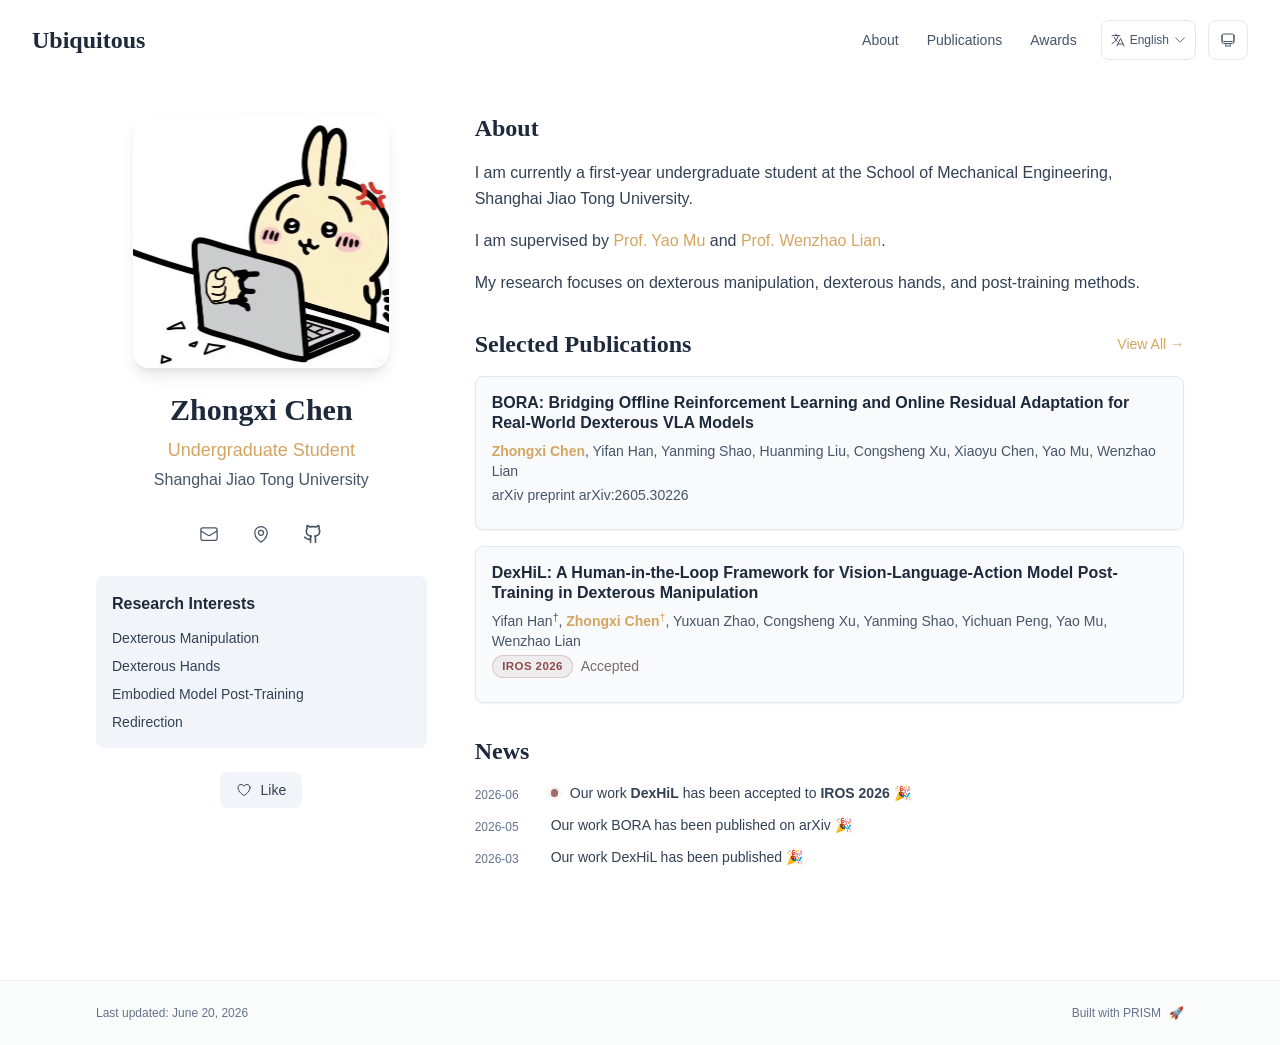
<file: index.html>
<!DOCTYPE html><html lang="en" class="scroll-smooth"><head><meta charSet="utf-8"/><meta name="viewport" content="width=device-width, initial-scale=1"/><link rel="preload" as="image" href="/bio.jpg"/><link rel="stylesheet" href="/_next/static/css/1323167429cc407e.css" data-precedence="next"/><link rel="preload" as="script" fetchPriority="low" href="/_next/static/chunks/webpack-679b75d1c4c2027c.js"/><script src="/_next/static/chunks/4bd1b696-70b6d399998de86a.js" async=""></script><script src="/_next/static/chunks/684-5aaa8290a129f299.js" async=""></script><script src="/_next/static/chunks/main-app-9f7999b01383a808.js" async=""></script><script src="/_next/static/chunks/461-a9a5d7b05a71d978.js" async=""></script><script src="/_next/static/chunks/874-6cc630662f3664af.js" async=""></script><script src="/_next/static/chunks/291-e39730cc9327e39b.js" async=""></script><script src="/_next/static/chunks/app/layout-8f4f97a8c9567337.js" async=""></script><script src="/_next/static/chunks/178-595a94b9af1e67b5.js" async=""></script><script src="/_next/static/chunks/748-abdcac66b902b175.js" async=""></script><script src="/_next/static/chunks/app/page-a74ce406c91dd89a.js" async=""></script><link rel="icon" href="/favicon.jpg" type="image/svg+xml"/><link rel="dns-prefetch" href="https://jialeliu.com"/><link rel="preconnect" href="https://jialeliu.com" crossorigin=""/><link rel="preload" as="font" type="font/woff2" href="https://jialeliu.com/fonts/georgiab.woff2" crossorigin=""/><script>
              try {
                const theme = localStorage.getItem('theme-storage');
                const parsed = theme ? JSON.parse(theme) : null;
                const setting = parsed?.state?.theme || 'system';
                const prefersDark = typeof window !== 'undefined' && window.matchMedia && window.matchMedia('(prefers-color-scheme: dark)').matches;
                const effective = setting === 'dark' ? 'dark' : (setting === 'light' ? 'light' : (prefersDark ? 'dark' : 'light'));
                var root = document.documentElement;
                root.classList.add(effective);
                root.setAttribute('data-theme', effective);
              } catch (e) {
                var root = document.documentElement;
                root.classList.add('light');
                root.setAttribute('data-theme', 'light');
              }
            </script><script>
    try {
      const cfg = {"enabled":true,"locales":["zh","en"],"defaultLocale":"en","mode":"auto","fixedLocale":"en","persist":true,"switcher":true,"labels":{"zh":"中文","en":"English"}};
      const storageKey = 'locale-storage';
      const normalize = (value) => typeof value === 'string' ? value.trim().replace('_', '-').toLowerCase() : '';
      const matchLocale = (candidate) => {
        const normalized = normalize(candidate);
        if (!normalized) return null;
        if (cfg.locales.includes(normalized)) return normalized;
        const language = normalized.split('-')[0];
        if (cfg.locales.includes(language)) return language;
        return null;
      };

      let resolved = null;

      if (cfg.persist) {
        resolved = matchLocale(localStorage.getItem(storageKey));
      }

      if (!resolved) {
        if (cfg.mode === 'fixed') {
          resolved = cfg.fixedLocale;
        } else {
          resolved = matchLocale(navigator.language);
        }
      }

      if (!resolved) {
        resolved = cfg.defaultLocale;
      }

      const root = document.documentElement;
      root.lang = resolved;
      root.setAttribute('data-locale', resolved);

      if (cfg.persist) {
        localStorage.setItem(storageKey, resolved);
      }
    } catch (e) {
      const root = document.documentElement;
      root.lang = 'en';
      root.setAttribute('data-locale', 'en');
    }
  </script><title>Zhongxi Chen</title><meta name="description" content="Undergraduate student at Shanghai Jiao Tong University."/><meta name="author" content="Zhongxi Chen"/><meta name="keywords" content="Zhongxi Chen,PhD,Research,Shanghai Jiao Tong University"/><meta name="creator" content="Zhongxi Chen"/><meta name="publisher" content="Zhongxi Chen"/><meta property="og:title" content="Zhongxi Chen"/><meta property="og:description" content="Undergraduate student at Shanghai Jiao Tong University."/><meta property="og:site_name" content="Zhongxi Chen&#x27;s Academic Website"/><meta property="og:locale" content="en_US"/><meta property="og:type" content="website"/><meta name="twitter:card" content="summary"/><meta name="twitter:title" content="Zhongxi Chen"/><meta name="twitter:description" content="Undergraduate student at Shanghai Jiao Tong University."/><link rel="icon" href="/favicon.jpg"/><script>document.querySelectorAll('body link[rel="icon"], body link[rel="apple-touch-icon"]').forEach(el => document.head.appendChild(el))</script><script src="/_next/static/chunks/polyfills-42372ed130431b0a.js" noModule=""></script><link rel="stylesheet" href="/iros-update.css"/><script src="/iros-update.js" defer></script></head><body class="font-sans antialiased"><div style="visibility:hidden"><nav class="fixed top-0 left-0 right-0 z-50" data-headlessui-state=""><div class="transition-all duration-300 ease-out bg-transparent" style="transform:translateY(-100px)"><div class="max-w-7xl mx-auto px-4 sm:px-6 lg:px-8"><div class="flex justify-between items-center h-16 lg:h-20"><div class="flex-shrink-0" tabindex="0"><a class="text-xl lg:text-2xl font-serif font-semibold text-primary hover:text-accent transition-colors duration-200" href="/">Ubiquitous</a></div><div class="hidden lg:block"><div class="ml-10 flex items-center space-x-3"><div class="relative flex items-baseline space-x-1"><a data-nav-href="/" class="relative px-3 py-2 text-sm font-medium rounded-lg transition-colors duration-150 text-primary" href="/">About</a><a data-nav-href="/publications" class="relative px-3 py-2 text-sm font-medium rounded-lg transition-colors duration-150 text-neutral-600" href="/publications/">Publications</a><a data-nav-href="/awards" class="relative px-3 py-2 text-sm font-medium rounded-lg transition-colors duration-150 text-neutral-600" href="/awards/">Awards</a></div><div class="flex items-center justify-center w-14 h-10 rounded-lg border border-neutral-200 dark:border-[rgba(148,163,184,0.24)] bg-background dark:bg-neutral-800"><div class="w-6 h-4 rounded bg-neutral-300 animate-pulse"></div></div><div class="flex items-center justify-center w-10 h-10 rounded-lg border border-neutral-200 dark:border-[rgba(148,163,184,0.24)] bg-background dark:bg-neutral-800"><div class="w-4 h-4 rounded-full bg-neutral-300 animate-pulse"></div></div></div></div><div class="lg:hidden flex items-center space-x-2"><div class="flex items-center justify-center w-14 h-10 rounded-lg border border-neutral-200 dark:border-[rgba(148,163,184,0.24)] bg-background dark:bg-neutral-800"><div class="w-6 h-4 rounded bg-neutral-300 animate-pulse"></div></div><div class="flex items-center justify-center w-10 h-10 rounded-lg border border-neutral-200 dark:border-[rgba(148,163,184,0.24)] bg-background dark:bg-neutral-800"><div class="w-4 h-4 rounded-full bg-neutral-300 animate-pulse"></div></div><button class="inline-flex items-center justify-center p-2 rounded-md text-neutral-600 hover:text-primary hover:bg-neutral-100 dark:hover:bg-neutral-800 focus:outline-none focus:ring-2 focus:ring-inset focus:ring-accent transition-colors duration-200" id="headlessui-disclosure-button-«R7pdb»" type="button" aria-expanded="false" data-headlessui-state=""><span class="sr-only">Open main menu</span><div><svg xmlns="http://www.w3.org/2000/svg" fill="none" viewBox="0 0 24 24" stroke-width="1.5" stroke="currentColor" aria-hidden="true" data-slot="icon" class="block h-6 w-6"><path stroke-linecap="round" stroke-linejoin="round" d="M3.75 6.75h16.5M3.75 12h16.5m-16.5 5.25h16.5"></path></svg></div></button></div></div></div></div></nav><main class="min-h-screen pt-16 lg:pt-20"><div class="max-w-6xl mx-auto px-4 sm:px-6 lg:px-8 py-8 bg-background min-h-screen"><div class="grid grid-cols-1 lg:grid-cols-3 gap-12"><div class="lg:col-span-1"><div class="sticky top-8" style="opacity:0;transform:translateY(20px)"><div class="w-64 h-64 mx-auto mb-6 rounded-2xl overflow-hidden shadow-lg hover:shadow-xl transition-all duration-200 hover:scale-105"><img alt="Zhongxi Chen" width="256" height="256" decoding="async" data-nimg="1" class="w-full h-full object-cover object-[32%_center]" style="color:transparent" src="/bio.jpg"/></div><div class="text-center mb-6"><h1 class="text-3xl font-serif font-bold text-primary mb-2">Zhongxi Chen</h1><p class="text-lg text-accent font-medium mb-1">Undergraduate Student</p><p class="text-neutral-600 mb-2">Shanghai Jiao Tong University</p></div><div class="flex flex-wrap justify-center gap-3 sm:gap-4 mb-6 relative px-2"><div class="relative"><button class="p-2 sm:p-2 transition-colors duration-200 text-neutral-600 dark:text-neutral-400 hover:text-accent" aria-label="Email"><svg xmlns="http://www.w3.org/2000/svg" fill="none" viewBox="0 0 24 24" stroke-width="1.5" stroke="currentColor" aria-hidden="true" data-slot="icon" class="h-5 w-5"><path stroke-linecap="round" stroke-linejoin="round" d="M21.75 6.75v10.5a2.25 2.25 0 0 1-2.25 2.25h-15a2.25 2.25 0 0 1-2.25-2.25V6.75m19.5 0A2.25 2.25 0 0 0 19.5 4.5h-15a2.25 2.25 0 0 0-2.25 2.25m19.5 0v.243a2.25 2.25 0 0 1-1.07 1.916l-7.5 4.615a2.25 2.25 0 0 1-2.36 0L3.32 8.91a2.25 2.25 0 0 1-1.07-1.916V6.75"></path></svg></button></div><div class="relative"><button class="p-2 sm:p-2 transition-colors duration-200 text-neutral-600 dark:text-neutral-400 hover:text-accent" aria-label="Location"><svg xmlns="http://www.w3.org/2000/svg" fill="none" viewBox="0 0 24 24" stroke-width="1.5" stroke="currentColor" aria-hidden="true" data-slot="icon" class="h-5 w-5"><path stroke-linecap="round" stroke-linejoin="round" d="M15 10.5a3 3 0 1 1-6 0 3 3 0 0 1 6 0Z"></path><path stroke-linecap="round" stroke-linejoin="round" d="M19.5 10.5c0 7.142-7.5 11.25-7.5 11.25S4.5 17.642 4.5 10.5a7.5 7.5 0 1 1 15 0Z"></path></svg></button></div><a href="https://github.com/ChenZhongxi-sjtu" target="_blank" rel="noopener noreferrer" class="p-2 sm:p-2 text-neutral-600 dark:text-neutral-400 hover:text-accent transition-colors duration-200" aria-label="GitHub"><svg xmlns="http://www.w3.org/2000/svg" width="24" height="24" viewBox="0 0 24 24" fill="none" stroke="currentColor" stroke-width="2" stroke-linecap="round" stroke-linejoin="round" class="lucide lucide-github h-5 w-5" aria-hidden="true"><path d="M15 22v-4a4.8 4.8 0 0 0-1-3.5c3 0 6-2 6-5.5.08-1.25-.27-2.48-1-3.5.28-1.15.28-2.35 0-3.5 0 0-1 0-3 1.5-2.64-.5-5.36-.5-8 0C6 2 5 2 5 2c-.3 1.15-.3 2.35 0 3.5A5.403 5.403 0 0 0 4 9c0 3.5 3 5.5 6 5.5-.39.49-.68 1.05-.85 1.65-.17.6-.22 1.23-.15 1.85v4"></path><path d="M9 18c-4.51 2-5-2-7-2"></path></svg></a></div><div class="bg-neutral-100 dark:bg-neutral-800 rounded-lg p-4 mb-6 hover:shadow-lg transition-all duration-200 hover:scale-[1.02]"><h3 class="font-semibold text-primary mb-3">Research Interests</h3><div class="space-y-2 text-sm text-neutral-700 dark:text-neutral-500"><div>Dexterous Manipulation</div><div>Dexterous Hands</div><div>Embodied Model Post-Training</div><div>Redirection</div></div></div><div class="flex justify-center"><div class="relative"><button class="flex items-center space-x-2 px-4 py-2 rounded-lg font-medium text-sm transition-all duration-200 bg-neutral-100 dark:bg-neutral-800 text-neutral-700 dark:text-neutral-500 hover:bg-red-50 dark:hover:bg-red-900/20 hover:text-red-600 dark:hover:text-red-400 cursor-pointer" tabindex="0"><svg xmlns="http://www.w3.org/2000/svg" fill="none" viewBox="0 0 24 24" stroke-width="1.5" stroke="currentColor" aria-hidden="true" data-slot="icon" class="h-4 w-4"><path stroke-linecap="round" stroke-linejoin="round" d="M21 8.25c0-2.485-2.099-4.5-4.688-4.5-1.935 0-3.597 1.126-4.312 2.733-.715-1.607-2.377-2.733-4.313-2.733C5.1 3.75 3 5.765 3 8.25c0 7.22 9 12 9 12s9-4.78 9-12Z"></path></svg><span>Like</span></button></div></div></div></div><div class="lg:col-span-2 space-y-8"><section id="about" class="scroll-mt-24 space-y-8"><section style="opacity:0;transform:translateY(20px)"><h2 class="text-2xl font-serif font-bold text-primary mb-4">About</h2><div class="text-neutral-700 dark:text-neutral-600 leading-relaxed"><p class="mb-4 last:mb-0">I am currently a first-year undergraduate student at the School of Mechanical Engineering, Shanghai Jiao Tong University.</p>
<p class="mb-4 last:mb-0">I am supervised by <a href="https://yaomarkmu.github.io/" node="[object Object]" target="_blank" rel="noopener noreferrer" class="text-accent font-medium transition-all duration-200 rounded hover:bg-accent/10 hover:shadow-sm">Prof. Yao Mu</a> and <a href="https://lianwenzhao.github.io/" node="[object Object]" target="_blank" rel="noopener noreferrer" class="text-accent font-medium transition-all duration-200 rounded hover:bg-accent/10 hover:shadow-sm">Prof. Wenzhao Lian</a>.</p>
<p class="mb-4 last:mb-0">My research focuses on dexterous manipulation, dexterous hands, and post-training methods.</p></div></section><section style="opacity:0;transform:translateY(20px)"><div class="flex items-center justify-between mb-4"><h2 class="text-2xl font-serif font-bold text-primary">Selected Publications</h2><a class="text-accent hover:text-accent-dark text-sm font-medium transition-all duration-200 rounded hover:bg-accent/10 hover:shadow-sm" href="/publications/">View All<!-- --> →</a></div><div class="space-y-4"><div class="bg-neutral-50 dark:bg-neutral-800 p-4 rounded-lg shadow-sm border border-neutral-200 dark:border-[rgba(148,163,184,0.24)] hover:shadow-lg transition-all duration-200 hover:scale-[1.02]" style="opacity:0;transform:translateY(20px)"><h3 class="font-semibold text-primary mb-2 leading-tight">BORA: Bridging Offline Reinforcement Learning and Online Residual Adaptation for Real-World Dexterous VLA Models</h3><p class="text-sm text-neutral-600 dark:text-neutral-500 mb-1"><span><span class="font-semibold text-accent ">Zhongxi Chen</span>, </span><span><span class=" ">Yifan Han</span>, </span><span><span class=" ">Yanming Shao</span>, </span><span><span class=" ">Huanming Liu</span>, </span><span><span class=" ">Congsheng Xu</span>, </span><span><span class=" ">Xiaoyu Chen</span>, </span><span><span class=" ">Yao Mu</span>, </span><span><span class=" ">Wenzhao Lian</span></span></p><p class="text-sm text-neutral-600 dark:text-neutral-500 mb-2">arXiv preprint arXiv:2605.30226</p></div><div class="bg-neutral-50 dark:bg-neutral-800 p-4 rounded-lg shadow-sm border border-neutral-200 dark:border-[rgba(148,163,184,0.24)] hover:shadow-lg transition-all duration-200 hover:scale-[1.02]" style="opacity:0;transform:translateY(20px)"><h3 class="font-semibold text-primary mb-2 leading-tight">DexHiL: A Human-in-the-Loop Framework for Vision-Language-Action Model Post-Training in Dexterous Manipulation</h3><p class="text-sm text-neutral-600 dark:text-neutral-500 mb-1"><span><span class=" ">Yifan Han</span><sup class="ml-0 text-neutral-600 dark:text-neutral-500">†</sup>, </span><span><span class="font-semibold text-accent ">Zhongxi Chen</span><sup class="ml-0 text-accent">†</sup>, </span><span><span class=" ">Yuxuan Zhao</span>, </span><span><span class=" ">Congsheng Xu</span>, </span><span><span class=" ">Yanming Shao</span>, </span><span><span class=" ">Yichuan Peng</span>, </span><span><span class=" ">Yao Mu</span>, </span><span><span class=" ">Wenzhao Lian</span></span></p><p class="text-sm text-neutral-600 dark:text-neutral-500 mb-2">IROS 2026 (Accepted)</p></div></div></section><section style="opacity:0;transform:translateY(20px)"><h2 class="text-2xl font-serif font-bold text-primary mb-4">News</h2><div class="space-y-3"><div class="flex items-start space-x-3"><span class="text-xs text-neutral-500 mt-1 w-16 flex-shrink-0">2026-05</span><p class="text-sm text-neutral-700">Our work BORA has been published on arXiv 🎉</p></div><div class="flex items-start space-x-3"><span class="text-xs text-neutral-500 mt-1 w-16 flex-shrink-0">2026-03</span><p class="text-sm text-neutral-700">Our work DexHiL has been published 🎉</p></div></div></section></section></div></div></div><!--$--><!--/$--><!--$--><!--/$--></main><footer class="border-t border-neutral-200/50 bg-neutral-50/50 dark:bg-neutral-900/50 dark:border-neutral-700/50"><div class="max-w-6xl mx-auto px-4 sm:px-6 lg:px-8 py-6"><div class="flex flex-col sm:flex-row justify-between items-center gap-2"><p class="text-xs text-neutral-500">Last updated<!-- -->: <!-- -->April 11, 2026</p><p class="text-xs text-neutral-500 flex items-center"><a href="https://github.com/xyjoey/PRISM" target="_blank" rel="noopener noreferrer">Built with PRISM</a><span class="ml-2">🚀</span></p></div></div></footer></div><script src="/_next/static/chunks/webpack-679b75d1c4c2027c.js" async=""></script><script>(self.__next_f=self.__next_f||[]).push([0])</script><script>self.__next_f.push([1,"1:\"$Sreact.fragment\"\n3:I[3719,[\"461\",\"static/chunks/461-a9a5d7b05a71d978.js\",\"874\",\"static/chunks/874-6cc630662f3664af.js\",\"291\",\"static/chunks/291-e39730cc9327e39b.js\",\"177\",\"static/chunks/app/layout-8f4f97a8c9567337.js\"],\"ThemeProvider\"]\n4:I[310,[\"461\",\"static/chunks/461-a9a5d7b05a71d978.js\",\"874\",\"static/chunks/874-6cc630662f3664af.js\",\"291\",\"static/chunks/291-e39730cc9327e39b.js\",\"177\",\"static/chunks/app/layout-8f4f97a8c9567337.js\"],\"LocaleProvider\"]\n5:I[4574,[\"461\",\"static/chunks/461-a9a5d7b05a71d978.js\",\"874\",\"static/chunks/874-6cc630662f3664af.js\",\"291\",\"static/chunks/291-e39730cc9327e39b.js\",\"177\",\"static/chunks/app/layout-8f4f97a8c9567337.js\"],\"default\"]\n6:I[7555,[],\"\"]\n7:I[1295,[],\"\"]\n8:I[2548,[\"461\",\"static/chunks/461-a9a5d7b05a71d978.js\",\"874\",\"static/chunks/874-6cc630662f3664af.js\",\"291\",\"static/chunks/291-e39730cc9327e39b.js\",\"177\",\"static/chunks/app/layout-8f4f97a8c9567337.js\"],\"default\"]\n9:I[6613,[\"461\",\"static/chunks/461-a9a5d7b05a71d978.js\",\"178\",\"static/chunks/178-595a94b9af1e67b5.js\",\"874\",\"static/chunks/874-6cc630662f3664af.js\",\"748\",\"static/chunks/748-abdcac66b902b175.js\",\"974\",\"static/chunks/app/page-a74ce406c91dd89a.js\"],\"default\"]\na:I[9665,[],\"MetadataBoundary\"]\nc:I[9665,[],\"OutletBoundary\"]\nf:I[4911,[],\"AsyncMetadataOutlet\"]\n11:I[9665,[],\"ViewportBoundary\"]\n13:I[6614,[],\"\"]\n:HL[\"/_next/static/css/1323167429cc407e.css\",\"style\"]\n2:T590,\n    try {\n      const cfg = {\"enabled\":true,\"locales\":[\"zh\",\"en\"],\"defaultLocale\":\"en\",\"mode\":\"auto\",\"fixedLocale\":\"en\",\"persist\":true,\"switcher\":true,\"labels\":{\"zh\":\"中文\",\"en\":\"English\"}};\n      const storageKey = 'locale-storage';\n      const normalize = (value) =\u003e typeof value === 'string' ? value.trim().replace('_', '-').toLowerCase() : '';\n      const matchLocale = (candidate) =\u003e {\n        const normalized = normalize(candidate);\n        if (!normalized) return null;\n        if (cfg.locales.includes(normalized)) return normalized;\n        const language = normalized.split('-')[0];\n        if (cfg.locales.includes(language)) return language;\n        "])</script><script>self.__next_f.push([1,"return null;\n      };\n\n      let resolved = null;\n\n      if (cfg.persist) {\n        resolved = matchLocale(localStorage.getItem(storageKey));\n      }\n\n      if (!resolved) {\n        if (cfg.mode === 'fixed') {\n          resolved = cfg.fixedLocale;\n        } else {\n          resolved = matchLocale(navigator.language);\n        }\n      }\n\n      if (!resolved) {\n        resolved = cfg.defaultLocale;\n      }\n\n      const root = document.documentElement;\n      root.lang = resolved;\n      root.setAttribute('data-locale', resolved);\n\n      if (cfg.persist) {\n        localStorage.setItem(storageKey, resolved);\n      }\n    } catch (e) {\n      const root = document.documentElement;\n      root.lang = 'en';\n      root.setAttribute('data-locale', 'en');\n    }\n  "])</script><script>self.__next_f.push([1,"0:{\"P\":null,\"b\":\"fJX-3DFIj-jTGh75pPtee\",\"p\":\"\",\"c\":[\"\",\"\"],\"i\":false,\"f\":[[[\"\",{\"children\":[\"__PAGE__\",{}]},\"$undefined\",\"$undefined\",true],[\"\",[\"$\",\"$1\",\"c\",{\"children\":[[[\"$\",\"link\",\"0\",{\"rel\":\"stylesheet\",\"href\":\"/_next/static/css/1323167429cc407e.css\",\"precedence\":\"next\",\"crossOrigin\":\"$undefined\",\"nonce\":\"$undefined\"}]],[\"$\",\"html\",null,{\"lang\":\"en\",\"className\":\"scroll-smooth\",\"suppressHydrationWarning\":true,\"children\":[[\"$\",\"head\",null,{\"children\":[[\"$\",\"link\",null,{\"rel\":\"icon\",\"href\":\"/favicon.jpg\",\"type\":\"image/svg+xml\"}],[\"$\",\"link\",null,{\"rel\":\"dns-prefetch\",\"href\":\"https://jialeliu.com\"}],[\"$\",\"link\",null,{\"rel\":\"preconnect\",\"href\":\"https://jialeliu.com\",\"crossOrigin\":\"\"}],[\"$\",\"link\",null,{\"rel\":\"preload\",\"as\":\"font\",\"type\":\"font/woff2\",\"href\":\"https://jialeliu.com/fonts/georgiab.woff2\",\"crossOrigin\":\"\"}],[\"$\",\"script\",null,{\"dangerouslySetInnerHTML\":{\"__html\":\"\\n              try {\\n                const theme = localStorage.getItem('theme-storage');\\n                const parsed = theme ? JSON.parse(theme) : null;\\n                const setting = parsed?.state?.theme || 'system';\\n                const prefersDark = typeof window !== 'undefined' \u0026\u0026 window.matchMedia \u0026\u0026 window.matchMedia('(prefers-color-scheme: dark)').matches;\\n                const effective = setting === 'dark' ? 'dark' : (setting === 'light' ? 'light' : (prefersDark ? 'dark' : 'light'));\\n                var root = document.documentElement;\\n                root.classList.add(effective);\\n                root.setAttribute('data-theme', effective);\\n              } catch (e) {\\n                var root = document.documentElement;\\n                root.classList.add('light');\\n                root.setAttribute('data-theme', 'light');\\n              }\\n            \"}}],[\"$\",\"script\",null,{\"dangerouslySetInnerHTML\":{\"__html\":\"$2\"}}]]}],[\"$\",\"body\",null,{\"className\":\"font-sans antialiased\",\"children\":[\"$\",\"$L3\",null,{\"children\":[\"$\",\"$L4\",null,{\"config\":{\"enabled\":true,\"locales\":[\"zh\",\"en\"],\"defaultLocale\":\"en\",\"mode\":\"auto\",\"fixedLocale\":\"en\",\"persist\":true,\"switcher\":true,\"labels\":{\"zh\":\"中文\",\"en\":\"English\"}},\"children\":[[\"$\",\"$L5\",null,{\"items\":[{\"title\":\"About\",\"type\":\"page\",\"target\":\"about\",\"href\":\"/\"},{\"title\":\"Publications\",\"type\":\"page\",\"target\":\"publications\",\"href\":\"/publications\"},{\"title\":\"Awards\",\"type\":\"page\",\"target\":\"awards\",\"href\":\"/awards\"}],\"siteTitle\":\"Ubiquitous\",\"enableOnePageMode\":false,\"i18n\":\"$0:f:0:1:1:props:children:1:props:children:1:props:children:props:children:props:config\",\"itemsByLocale\":{\"zh\":[{\"title\":\"关于我\",\"type\":\"page\",\"target\":\"about\",\"href\":\"/\"},{\"title\":\"论文\",\"type\":\"page\",\"target\":\"publications\",\"href\":\"/publications\"},{\"title\":\"奖项\",\"type\":\"page\",\"target\":\"awards\",\"href\":\"/awards\"}],\"en\":[{\"title\":\"About\",\"type\":\"page\",\"target\":\"about\",\"href\":\"/\"},{\"title\":\"Publications\",\"type\":\"page\",\"target\":\"publications\",\"href\":\"/publications\"},{\"title\":\"Awards\",\"type\":\"page\",\"target\":\"awards\",\"href\":\"/awards\"}]},\"siteTitleByLocale\":{\"zh\":\"Ubiquitous\",\"en\":\"Ubiquitous\"}}],[\"$\",\"main\",null,{\"className\":\"min-h-screen pt-16 lg:pt-20\",\"children\":[\"$\",\"$L6\",null,{\"parallelRouterKey\":\"children\",\"error\":\"$undefined\",\"errorStyles\":\"$undefined\",\"errorScripts\":\"$undefined\",\"template\":[\"$\",\"$L7\",null,{}],\"templateStyles\":\"$undefined\",\"templateScripts\":\"$undefined\",\"notFound\":[[[\"$\",\"title\",null,{\"children\":\"404: This page could not be found.\"}],[\"$\",\"div\",null,{\"style\":{\"fontFamily\":\"system-ui,\\\"Segoe UI\\\",Roboto,Helvetica,Arial,sans-serif,\\\"Apple Color Emoji\\\",\\\"Segoe UI Emoji\\\"\",\"height\":\"100vh\",\"textAlign\":\"center\",\"display\":\"flex\",\"flexDirection\":\"column\",\"alignItems\":\"center\",\"justifyContent\":\"center\"},\"children\":[\"$\",\"div\",null,{\"children\":[[\"$\",\"style\",null,{\"dangerouslySetInnerHTML\":{\"__html\":\"body{color:#000;background:#fff;margin:0}.next-error-h1{border-right:1px solid rgba(0,0,0,.3)}@media (prefers-color-scheme:dark){body{color:#fff;background:#000}.next-error-h1{border-right:1px solid rgba(255,255,255,.3)}}\"}}],[\"$\",\"h1\",null,{\"className\":\"next-error-h1\",\"style\":{\"display\":\"inline-block\",\"margin\":\"0 20px 0 0\",\"padding\":\"0 23px 0 0\",\"fontSize\":24,\"fontWeight\":500,\"verticalAlign\":\"top\",\"lineHeight\":\"49px\"},\"children\":404}],[\"$\",\"div\",null,{\"style\":{\"display\":\"inline-block\"},\"children\":[\"$\",\"h2\",null,{\"style\":{\"fontSize\":14,\"fontWeight\":400,\"lineHeight\":\"49px\",\"margin\":0},\"children\":\"This page could not be found.\"}]}]]}]}]],[]],\"forbidden\":\"$undefined\",\"unauthorized\":\"$undefined\"}]}],[\"$\",\"$L8\",null,{\"lastUpdated\":\"April 11, 2026\",\"lastUpdatedByLocale\":{\"zh\":\"2026年4月10日\",\"en\":\"April 11, 2026\"},\"defaultLocale\":\"en\"}]]}]}]}]]}]]}],{\"children\":[\"__PAGE__\",[\"$\",\"$1\",\"c\",{\"children\":[[\"$\",\"$L9\",null,{\"dataByLocale\":{\"zh\":{\"author\":{\"name\":\"陈钟希\",\"title\":\"本科生\",\"institution\":\"上海交通大学\",\"avatar\":\"/bio.jpg\"},\"social\":{\"email\":\"chenzhongxi@sjtu.edu.cn\",\"location\":\"上海，中国\",\"location_details\":[\"上海交大思源湖\"],\"github\":\"https://github.com/ChenZhongxi-sjtu\"},\"features\":{\"enable_likes\":true,\"enable_one_page_mode\":false},\"enableOnePageMode\":false,\"researchInterests\":[\"灵巧操作\",\"灵巧手\",\"具身模型后训练\",\"重定向\"],\"pagesToShow\":[{\"type\":\"about\",\"id\":\"about\",\"sections\":[{\"id\":\"about\",\"type\":\"markdown\",\"source\":\"bio.md\",\"title\":\"关于我\",\"content\":\"我目前是上海交通大学机械与动力工程学院的一年级本科生。\\n\\n我的指导老师是 [穆尧老师](https://yaomarkmu.github.io/) 和 [连文昭教授](https://lianwenzhao.github.io/) 。\\n\\n\\n我的研究主要关注于灵巧操作，灵巧手以及后训练方案。\\n\"},{\"id\":\"featured_publications\",\"type\":\"publications\",\"title\":\"精选论文\",\"filter\":\"selected\",\"limit\":5,\"publications\":[{\"id\":\"chen2026bora\",\"title\":\"BORA: Bridging Offline Reinforcement Learning and Online Residual Adaptation for Real-World Dexterous VLA Models\",\"authors\":[{\"name\":\"Zhongxi Chen\",\"isHighlighted\":true,\"isCorresponding\":false,\"isCoAuthor\":false},{\"name\":\"Yifan Han\",\"isHighlighted\":false,\"isCorresponding\":false,\"isCoAuthor\":false},{\"name\":\"Yanming Shao\",\"isHighlighted\":false,\"isCorresponding\":false,\"isCoAuthor\":false},{\"name\":\"Huanming Liu\",\"isHighlighted\":false,\"isCorresponding\":false,\"isCoAuthor\":false},{\"name\":\"Congsheng Xu\",\"isHighlighted\":false,\"isCorresponding\":false,\"isCoAuthor\":false},{\"name\":\"Xiaoyu Chen\",\"isHighlighted\":false,\"isCorresponding\":false,\"isCoAuthor\":false},{\"name\":\"Yao Mu\",\"isHighlighted\":false,\"isCorresponding\":false,\"isCoAuthor\":false},{\"name\":\"Wenzhao Lian\",\"isHighlighted\":false,\"isCorresponding\":false,\"isCoAuthor\":false}],\"year\":2026,\"month\":\"5\",\"type\":\"journal\",\"status\":\"published\",\"tags\":[],\"keywords\":\"$0:f:0:1:2:children:1:props:children:0:props:dataByLocale:zh:pagesToShow:0:sections:1:publications:0:tags\",\"researchArea\":\"machine-learning\",\"journal\":\"arXiv preprint arXiv:2605.30226\",\"conference\":\"\",\"abstract\":\"We present BORA, a training framework that bridges offline reinforcement learning with online residual adaptation for real-world dexterous VLA models, enabling stronger real-world dexterous manipulation through complementary offline and online adaptation.\",\"description\":\"\",\"selected\":true,\"preview\":\"projects/bora_teaser.png\",\"bibtex\":\"@article{chen2026bora,\\n  title = {BORA: Bridging Offline Reinforcement Learning and Online Residual Adaptation for Real-World Dexterous VLA Models},\\n  author = {Chen, Zhongxi and Han, Yifan and Shao, Yanming and Liu, Huanming and Xu, Congsheng and Chen, Xiaoyu and Mu, Yao and Lian, Wenzhao},\\n  journal = {arXiv preprint arXiv:2605.30226},\\n  month = {may},\\n  year = {2026},\\n  abbr = {BORA},\\n  abstract = {We present BORA, a training framework that bridges offline reinforcement learning with online residual adaptation for real-world dexterous VLA models, enabling stronger real-world dexterous manipulation through complementary offline and online adaptation.},\\n  pdf = {https://arxiv.org/abs/2605.30226}\\n}\"},{\"id\":\"han2026dexhil\",\"title\":\"DexHiL: A Human-in-the-Loop Framework for Vision-Language-Action Model Post-Training in Dexterous Manipulation\",\"authors\":[{\"name\":\"Yifan Han\",\"isHighlighted\":false,\"isCorresponding\":true,\"isCoAuthor\":false},{\"name\":\"Zhongxi Chen\",\"isHighlighted\":true,\"isCorresponding\":true,\"isCoAuthor\":false},{\"name\":\"Yuxuan Zhao\",\"isHighlighted\":false,\"isCorresponding\":false,\"isCoAuthor\":false},{\"name\":\"Congsheng Xu\",\"isHighlighted\":false,\"isCorresponding\":false,\"isCoAuthor\":false},{\"name\":\"Yanming Shao\",\"isHighlighted\":false,\"isCorresponding\":false,\"isCoAuthor\":false},{\"name\":\"Yichuan Peng\",\"isHighlighted\":false,\"isCorresponding\":false,\"isCoAuthor\":false},{\"name\":\"Yao Mu\",\"isHighlighted\":false,\"isCorresponding\":false,\"isCoAuthor\":false},{\"name\":\"Wenzhao Lian\",\"isHighlighted\":false,\"isCorresponding\":false,\"isCoAuthor\":false}],\"year\":2026,\"type\":\"journal\",\"status\":\"published\",\"tags\":[],\"keywords\":\"$0:f:0:1:2:children:1:props:children:0:props:dataByLocale:zh:pagesToShow:0:sections:1:publications:1:tags\",\"researchArea\":\"machine-learning\",\"journal\":\"IROS 2026 (Accepted)\",\"conference\":\"\",\"code\":\"https://github.com/SJTU-Scalelab/DexHiL\",\"abstract\":\"We propose DexHiL, an intervention-aware post-training framework that enables VLA models to learn from human corrections, significantly improving success rates in complex dexterous manipulation tasks.\",\"description\":\"\",\"selected\":true,\"preview\":\"projects/dexhil_thumb.png\",\"bibtex\":\"@article{han2026dexhil,\\n  title = {DexHiL: A Human-in-the-Loop Framework for Vision-Language-Action Model Post-Training in Dexterous Manipulation},\\n  author = {Han, Yifan and Chen, Zhongxi and Zhao, Yuxuan and Xu, Congsheng and Shao, Yanming and Peng, Yichuan and Mu, Yao and Lian, Wenzhao},\\n  journal = {IROS 2026 (Accepted)},\\n  year = {2026},\\n  abbr = {DexHiL},\\n  abstract = {We propose DexHiL, an intervention-aware post-training framework that enables VLA models to learn from human corrections, significantly improving success rates in complex dexterous manipulation tasks.},\\n  pdf = {https://arxiv.org/abs/2603.09121},\\n  website = {https://example.com/dexhil}\\n}\"}]},{\"id\":\"news\",\"type\":\"list\",\"title\":\"动态\",\"source\":\"news.toml\",\"items\":[{\"date\":\"2026-05\",\"content\":\"我们的工作 BORA 已发布到 arXiv 🎉\"},{\"date\":\"2026-03\",\"content\":\"我们的工作 DexHiL 发表了 🎉\"}]}]}]},\"en\":{\"author\":{\"name\":\"Zhongxi Chen\",\"title\":\"Undergraduate Student\",\"institution\":\"Shanghai Jiao Tong University\",\"avatar\":\"/bio.jpg\"},\"social\":{\"email\":\"chenzhongxi@sjtu.edu.cn\",\"location\":\"Shanghai, China\",\"location_details\":[\"Siyuan Lake, Shanghai Jiao Tong University\"],\"github\":\"https://github.com/ChenZhongxi-sjtu\"},\"features\":{\"enable_likes\":true,\"enable_one_page_mode\":false},\"enableOnePageMode\":false,\"researchInterests\":[\"Dexterous Manipulation\",\"Dexterous Hands\",\"Embodied Model Post-Training\",\"Redirection\"],\"pagesToShow\":[{\"type\":\"about\",\"id\":\"about\",\"sections\":[{\"id\":\"about\",\"type\":\"markdown\",\"source\":\"bio.md\",\"title\":\"About\",\"content\":\"I am currently a first-year undergraduate student at the School of Mechanical Engineering, Shanghai Jiao Tong University.\\n\\nI am supervised by [Prof. Yao Mu](https://yaomarkmu.github.io/) and [Prof. Wenzhao Lian](https://lianwenzhao.github.io/).\\n\\nMy research focuses on dexterous manipulation, dexterous hands, and post-training methods.\"},{\"id\":\"featured_publications\",\"type\":\"publications\",\"title\":\"Selected Publications\",\"filter\":\"selected\",\"limit\":5,\"publications\":[{\"id\":\"chen2026bora\",\"title\":\"BORA: Bridging Offline Reinforcement Learning and Online Residual Adaptation for Real-World Dexterous VLA Models\",\"authors\":[{\"name\":\"Zhongxi Chen\",\"isHighlighted\":true,\"isCorresponding\":false,\"isCoAuthor\":false},{\"name\":\"Yifan Han\",\"isHighlighted\":false,\"isCorresponding\":false,\"isCoAuthor\":false},{\"name\":\"Yanming Shao\",\"isHighlighted\":false,\"isCorresponding\":false,\"isCoAuthor\":false},{\"name\":\"Huanming Liu\",\"isHighlighted\":false,\"isCorresponding\":false,\"isCoAuthor\":false},{\"name\":\"Congsheng Xu\",\"isHighlighted\":false,\"isCorresponding\":false,\"isCoAuthor\":false},{\"name\":\"Xiaoyu Chen\",\"isHighlighted\":false,\"isCorresponding\":false,\"isCoAuthor\":false},{\"name\":\"Yao Mu\",\"isHighlighted\":false,\"isCorresponding\":false,\"isCoAuthor\":false},{\"name\":\"Wenzhao Lian\",\"isHighlighted\":false,\"isCorresponding\":false,\"isCoAuthor\":false}],\"year\":2026,\"month\":\"5\",\"type\":\"journal\",\"status\":\"published\",\"tags\":[],\"keywords\":\"$0:f:0:1:2:children:1:props:children:0:props:dataByLocale:en:pagesToShow:0:sections:1:publications:0:tags\",\"researchArea\":\"machine-learning\",\"journal\":\"arXiv preprint arXiv:2605.30226\",\"conference\":\"\",\"abstract\":\"We present BORA, a training framework that bridges offline reinforcement learning with online residual adaptation for real-world dexterous VLA models, enabling stronger real-world dexterous manipulation through complementary offline and online adaptation.\",\"description\":\"\",\"selected\":true,\"preview\":\"projects/bora_teaser.png\",\"bibtex\":\"@article{chen2026bora,\\n  title = {BORA: Bridging Offline Reinforcement Learning and Online Residual Adaptation for Real-World Dexterous VLA Models},\\n  author = {Chen, Zhongxi and Han, Yifan and Shao, Yanming and Liu, Huanming and Xu, Congsheng and Chen, Xiaoyu and Mu, Yao and Lian, Wenzhao},\\n  journal = {arXiv preprint arXiv:2605.30226},\\n  month = {may},\\n  year = {2026},\\n  abbr = {BORA},\\n  abstract = {We present BORA, a training framework that bridges offline reinforcement learning with online residual adaptation for real-world dexterous VLA models, enabling stronger real-world dexterous manipulation through complementary offline and online adaptation.},\\n  pdf = {https://arxiv.org/abs/2605.30226}\\n}\"},{\"id\":\"han2026dexhil\",\"title\":\"DexHiL: A Human-in-the-Loop Framework for Vision-Language-Action Model Post-Training in Dexterous Manipulation\",\"authors\":[{\"name\":\"Yifan Han\",\"isHighlighted\":false,\"isCorresponding\":true,\"isCoAuthor\":false},{\"name\":\"Zhongxi Chen\",\"isHighlighted\":true,\"isCorresponding\":true,\"isCoAuthor\":false},{\"name\":\"Yuxuan Zhao\",\"isHighlighted\":false,\"isCorresponding\":false,\"isCoAuthor\":false},{\"name\":\"Congsheng Xu\",\"isHighlighted\":false,\"isCorresponding\":false,\"isCoAuthor\":false},{\"name\":\"Yanming Shao\",\"isHighlighted\":false,\"isCorresponding\":false,\"isCoAuthor\":false},{\"name\":\"Yichuan Peng\",\"isHighlighted\":false,\"isCorresponding\":false,\"isCoAuthor\":false},{\"name\":\"Yao Mu\",\"isHighlighted\":false,\"isCorresponding\":false,\"isCoAuthor\":false},{\"name\":\"Wenzhao Lian\",\"isHighlighted\":false,\"isCorresponding\":false,\"isCoAuthor\":false}],\"year\":2026,\"type\":\"journal\",\"status\":\"published\",\"tags\":[],\"keywords\":\"$0:f:0:1:2:children:1:props:children:0:props:dataByLocale:en:pagesToShow:0:sections:1:publications:1:tags\",\"researchArea\":\"machine-learning\",\"journal\":\"IROS 2026 (Accepted)\",\"conference\":\"\",\"code\":\"https://github.com/SJTU-Scalelab/DexHiL\",\"abstract\":\"We propose DexHiL, an intervention-aware post-training framework that enables VLA models to learn from human corrections, significantly improving success rates in complex dexterous manipulation tasks.\",\"description\":\"\",\"selected\":true,\"preview\":\"projects/dexhil_thumb.png\",\"bibtex\":\"@article{han2026dexhil,\\n  title = {DexHiL: A Human-in-the-Loop Framework for Vision-Language-Action Model Post-Training in Dexterous Manipulation},\\n  author = {Han, Yifan and Chen, Zhongxi and Zhao, Yuxuan and Xu, Congsheng and Shao, Yanming and Peng, Yichuan and Mu, Yao and Lian, Wenzhao},\\n  journal = {IROS 2026 (Accepted)},\\n  year = {2026},\\n  abbr = {DexHiL},\\n  abstract = {We propose DexHiL, an intervention-aware post-training framework that enables VLA models to learn from human corrections, significantly improving success rates in complex dexterous manipulation tasks.},\\n  pdf = {https://arxiv.org/abs/2603.09121},\\n  website = {https://example.com/dexhil}\\n}\"}]},{\"id\":\"news\",\"type\":\"list\",\"title\":\"News\",\"source\":\"news.toml\",\"items\":[{\"date\":\"2026-05\",\"content\":\"Our work BORA has been published on arXiv 🎉\"},{\"date\":\"2026-03\",\"content\":\"Our work DexHiL has been published 🎉\"}]}]}]}},\"defaultLocale\":\"en\"}],[\"$\",\"$La\",null,{\"children\":\"$Lb\"}],null,[\"$\",\"$Lc\",null,{\"children\":[\"$Ld\",\"$Le\",[\"$\",\"$Lf\",null,{\"promise\":\"$@10\"}]]}]]}],{},null,false]},null,false],[\"$\",\"$1\",\"h\",{\"children\":[null,[\"$\",\"$1\",\"41_5GVfkw0ygNQt9SdTob\",{\"children\":[[\"$\",\"$L11\",null,{\"children\":\"$L12\"}],null]}],null]}],false]],\"m\":\"$undefined\",\"G\":[\"$13\",\"$undefined\"],\"s\":false,\"S\":true}\n"])</script><script>self.__next_f.push([1,"14:\"$Sreact.suspense\"\n15:I[4911,[],\"AsyncMetadata\"]\nb:[\"$\",\"$14\",null,{\"fallback\":null,\"children\":[\"$\",\"$L15\",null,{\"promise\":\"$@16\"}]}]\n"])</script><script>self.__next_f.push([1,"e:null\n"])</script><script>self.__next_f.push([1,"12:[[\"$\",\"meta\",\"0\",{\"charSet\":\"utf-8\"}],[\"$\",\"meta\",\"1\",{\"name\":\"viewport\",\"content\":\"width=device-width, initial-scale=1\"}]]\nd:null\n"])</script><script>self.__next_f.push([1,"16:{\"metadata\":[[\"$\",\"title\",\"0\",{\"children\":\"Zhongxi Chen\"}],[\"$\",\"meta\",\"1\",{\"name\":\"description\",\"content\":\"Undergraduate student at Shanghai Jiao Tong University.\"}],[\"$\",\"meta\",\"2\",{\"name\":\"author\",\"content\":\"Zhongxi Chen\"}],[\"$\",\"meta\",\"3\",{\"name\":\"keywords\",\"content\":\"Zhongxi Chen,PhD,Research,Shanghai Jiao Tong University\"}],[\"$\",\"meta\",\"4\",{\"name\":\"creator\",\"content\":\"Zhongxi Chen\"}],[\"$\",\"meta\",\"5\",{\"name\":\"publisher\",\"content\":\"Zhongxi Chen\"}],[\"$\",\"meta\",\"6\",{\"property\":\"og:title\",\"content\":\"Zhongxi Chen\"}],[\"$\",\"meta\",\"7\",{\"property\":\"og:description\",\"content\":\"Undergraduate student at Shanghai Jiao Tong University.\"}],[\"$\",\"meta\",\"8\",{\"property\":\"og:site_name\",\"content\":\"Zhongxi Chen's Academic Website\"}],[\"$\",\"meta\",\"9\",{\"property\":\"og:locale\",\"content\":\"en_US\"}],[\"$\",\"meta\",\"10\",{\"property\":\"og:type\",\"content\":\"website\"}],[\"$\",\"meta\",\"11\",{\"name\":\"twitter:card\",\"content\":\"summary\"}],[\"$\",\"meta\",\"12\",{\"name\":\"twitter:title\",\"content\":\"Zhongxi Chen\"}],[\"$\",\"meta\",\"13\",{\"name\":\"twitter:description\",\"content\":\"Undergraduate student at Shanghai Jiao Tong University.\"}],[\"$\",\"link\",\"14\",{\"rel\":\"icon\",\"href\":\"/favicon.jpg\"}]],\"error\":null,\"digest\":\"$undefined\"}\n10:{\"metadata\":\"$16:metadata\",\"error\":null,\"digest\":\"$undefined\"}\n"])</script></body></html>
</file>
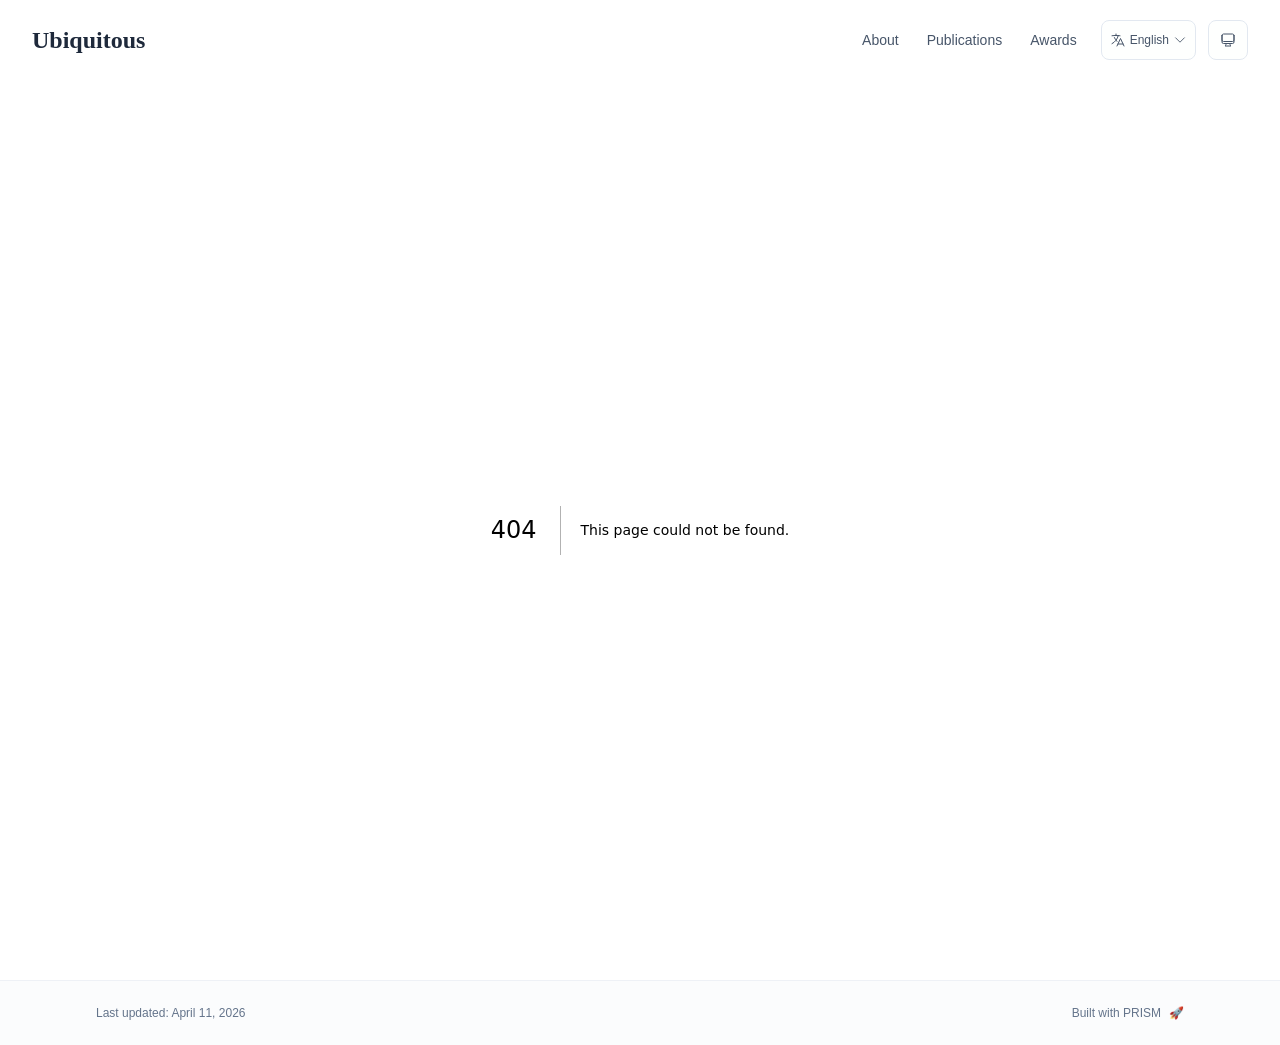
<file: 404/index.html>
<!DOCTYPE html><html lang="en" class="scroll-smooth"><head><meta charSet="utf-8"/><meta name="viewport" content="width=device-width, initial-scale=1"/><link rel="stylesheet" href="/_next/static/css/1323167429cc407e.css" data-precedence="next"/><link rel="preload" as="script" fetchPriority="low" href="/_next/static/chunks/webpack-679b75d1c4c2027c.js"/><script src="/_next/static/chunks/4bd1b696-70b6d399998de86a.js" async=""></script><script src="/_next/static/chunks/684-5aaa8290a129f299.js" async=""></script><script src="/_next/static/chunks/main-app-9f7999b01383a808.js" async=""></script><script src="/_next/static/chunks/461-a9a5d7b05a71d978.js" async=""></script><script src="/_next/static/chunks/874-6cc630662f3664af.js" async=""></script><script src="/_next/static/chunks/291-e39730cc9327e39b.js" async=""></script><script src="/_next/static/chunks/app/layout-8f4f97a8c9567337.js" async=""></script><meta name="robots" content="noindex"/><title>404: This page could not be found.</title><link rel="icon" href="/favicon.jpg" type="image/svg+xml"/><link rel="dns-prefetch" href="https://jialeliu.com"/><link rel="preconnect" href="https://jialeliu.com" crossorigin=""/><link rel="preload" as="font" type="font/woff2" href="https://jialeliu.com/fonts/georgiab.woff2" crossorigin=""/><script>
              try {
                const theme = localStorage.getItem('theme-storage');
                const parsed = theme ? JSON.parse(theme) : null;
                const setting = parsed?.state?.theme || 'system';
                const prefersDark = typeof window !== 'undefined' && window.matchMedia && window.matchMedia('(prefers-color-scheme: dark)').matches;
                const effective = setting === 'dark' ? 'dark' : (setting === 'light' ? 'light' : (prefersDark ? 'dark' : 'light'));
                var root = document.documentElement;
                root.classList.add(effective);
                root.setAttribute('data-theme', effective);
              } catch (e) {
                var root = document.documentElement;
                root.classList.add('light');
                root.setAttribute('data-theme', 'light');
              }
            </script><script>
    try {
      const cfg = {"enabled":true,"locales":["zh","en"],"defaultLocale":"en","mode":"auto","fixedLocale":"en","persist":true,"switcher":true,"labels":{"zh":"中文","en":"English"}};
      const storageKey = 'locale-storage';
      const normalize = (value) => typeof value === 'string' ? value.trim().replace('_', '-').toLowerCase() : '';
      const matchLocale = (candidate) => {
        const normalized = normalize(candidate);
        if (!normalized) return null;
        if (cfg.locales.includes(normalized)) return normalized;
        const language = normalized.split('-')[0];
        if (cfg.locales.includes(language)) return language;
        return null;
      };

      let resolved = null;

      if (cfg.persist) {
        resolved = matchLocale(localStorage.getItem(storageKey));
      }

      if (!resolved) {
        if (cfg.mode === 'fixed') {
          resolved = cfg.fixedLocale;
        } else {
          resolved = matchLocale(navigator.language);
        }
      }

      if (!resolved) {
        resolved = cfg.defaultLocale;
      }

      const root = document.documentElement;
      root.lang = resolved;
      root.setAttribute('data-locale', resolved);

      if (cfg.persist) {
        localStorage.setItem(storageKey, resolved);
      }
    } catch (e) {
      const root = document.documentElement;
      root.lang = 'en';
      root.setAttribute('data-locale', 'en');
    }
  </script><title>Zhongxi Chen</title><meta name="description" content="Undergraduate student at Shanghai Jiao Tong University."/><meta name="author" content="Zhongxi Chen"/><meta name="keywords" content="Zhongxi Chen,PhD,Research,Shanghai Jiao Tong University"/><meta name="creator" content="Zhongxi Chen"/><meta name="publisher" content="Zhongxi Chen"/><meta property="og:title" content="Zhongxi Chen"/><meta property="og:description" content="Undergraduate student at Shanghai Jiao Tong University."/><meta property="og:site_name" content="Zhongxi Chen&#x27;s Academic Website"/><meta property="og:locale" content="en_US"/><meta property="og:type" content="website"/><meta name="twitter:card" content="summary"/><meta name="twitter:title" content="Zhongxi Chen"/><meta name="twitter:description" content="Undergraduate student at Shanghai Jiao Tong University."/><link rel="icon" href="/favicon.jpg"/><script>document.querySelectorAll('body link[rel="icon"], body link[rel="apple-touch-icon"]').forEach(el => document.head.appendChild(el))</script><script src="/_next/static/chunks/polyfills-42372ed130431b0a.js" noModule=""></script></head><body class="font-sans antialiased"><div style="visibility:hidden"><nav class="fixed top-0 left-0 right-0 z-50" data-headlessui-state=""><div class="transition-all duration-300 ease-out bg-transparent" style="transform:translateY(-100px)"><div class="max-w-7xl mx-auto px-4 sm:px-6 lg:px-8"><div class="flex justify-between items-center h-16 lg:h-20"><div class="flex-shrink-0" tabindex="0"><a class="text-xl lg:text-2xl font-serif font-semibold text-primary hover:text-accent transition-colors duration-200" href="/">Ubiquitous</a></div><div class="hidden lg:block"><div class="ml-10 flex items-center space-x-3"><div class="relative flex items-baseline space-x-1"><a data-nav-href="/" class="relative px-3 py-2 text-sm font-medium rounded-lg transition-colors duration-150 text-neutral-600" href="/">About</a><a data-nav-href="/publications" class="relative px-3 py-2 text-sm font-medium rounded-lg transition-colors duration-150 text-neutral-600" href="/publications/">Publications</a><a data-nav-href="/awards" class="relative px-3 py-2 text-sm font-medium rounded-lg transition-colors duration-150 text-neutral-600" href="/awards/">Awards</a></div><div class="flex items-center justify-center w-14 h-10 rounded-lg border border-neutral-200 dark:border-[rgba(148,163,184,0.24)] bg-background dark:bg-neutral-800"><div class="w-6 h-4 rounded bg-neutral-300 animate-pulse"></div></div><div class="flex items-center justify-center w-10 h-10 rounded-lg border border-neutral-200 dark:border-[rgba(148,163,184,0.24)] bg-background dark:bg-neutral-800"><div class="w-4 h-4 rounded-full bg-neutral-300 animate-pulse"></div></div></div></div><div class="lg:hidden flex items-center space-x-2"><div class="flex items-center justify-center w-14 h-10 rounded-lg border border-neutral-200 dark:border-[rgba(148,163,184,0.24)] bg-background dark:bg-neutral-800"><div class="w-6 h-4 rounded bg-neutral-300 animate-pulse"></div></div><div class="flex items-center justify-center w-10 h-10 rounded-lg border border-neutral-200 dark:border-[rgba(148,163,184,0.24)] bg-background dark:bg-neutral-800"><div class="w-4 h-4 rounded-full bg-neutral-300 animate-pulse"></div></div><button class="inline-flex items-center justify-center p-2 rounded-md text-neutral-600 hover:text-primary hover:bg-neutral-100 dark:hover:bg-neutral-800 focus:outline-none focus:ring-2 focus:ring-inset focus:ring-accent transition-colors duration-200" id="headlessui-disclosure-button-«R7pdb»" type="button" aria-expanded="false" data-headlessui-state=""><span class="sr-only">Open main menu</span><div><svg xmlns="http://www.w3.org/2000/svg" fill="none" viewBox="0 0 24 24" stroke-width="1.5" stroke="currentColor" aria-hidden="true" data-slot="icon" class="block h-6 w-6"><path stroke-linecap="round" stroke-linejoin="round" d="M3.75 6.75h16.5M3.75 12h16.5m-16.5 5.25h16.5"></path></svg></div></button></div></div></div></div></nav><main class="min-h-screen pt-16 lg:pt-20"><div style="font-family:system-ui,&quot;Segoe UI&quot;,Roboto,Helvetica,Arial,sans-serif,&quot;Apple Color Emoji&quot;,&quot;Segoe UI Emoji&quot;;height:100vh;text-align:center;display:flex;flex-direction:column;align-items:center;justify-content:center"><div><style>body{color:#000;background:#fff;margin:0}.next-error-h1{border-right:1px solid rgba(0,0,0,.3)}@media (prefers-color-scheme:dark){body{color:#fff;background:#000}.next-error-h1{border-right:1px solid rgba(255,255,255,.3)}}</style><h1 class="next-error-h1" style="display:inline-block;margin:0 20px 0 0;padding:0 23px 0 0;font-size:24px;font-weight:500;vertical-align:top;line-height:49px">404</h1><div style="display:inline-block"><h2 style="font-size:14px;font-weight:400;line-height:49px;margin:0">This page could not be found.</h2></div></div></div><!--$--><!--/$--><!--$--><!--/$--></main><footer class="border-t border-neutral-200/50 bg-neutral-50/50 dark:bg-neutral-900/50 dark:border-neutral-700/50"><div class="max-w-6xl mx-auto px-4 sm:px-6 lg:px-8 py-6"><div class="flex flex-col sm:flex-row justify-between items-center gap-2"><p class="text-xs text-neutral-500">Last updated<!-- -->: <!-- -->April 11, 2026</p><p class="text-xs text-neutral-500 flex items-center"><a href="https://github.com/xyjoey/PRISM" target="_blank" rel="noopener noreferrer">Built with PRISM</a><span class="ml-2">🚀</span></p></div></div></footer></div><script src="/_next/static/chunks/webpack-679b75d1c4c2027c.js" async=""></script><script>(self.__next_f=self.__next_f||[]).push([0])</script><script>self.__next_f.push([1,"1:\"$Sreact.fragment\"\n3:I[3719,[\"461\",\"static/chunks/461-a9a5d7b05a71d978.js\",\"874\",\"static/chunks/874-6cc630662f3664af.js\",\"291\",\"static/chunks/291-e39730cc9327e39b.js\",\"177\",\"static/chunks/app/layout-8f4f97a8c9567337.js\"],\"ThemeProvider\"]\n4:I[310,[\"461\",\"static/chunks/461-a9a5d7b05a71d978.js\",\"874\",\"static/chunks/874-6cc630662f3664af.js\",\"291\",\"static/chunks/291-e39730cc9327e39b.js\",\"177\",\"static/chunks/app/layout-8f4f97a8c9567337.js\"],\"LocaleProvider\"]\n5:I[4574,[\"461\",\"static/chunks/461-a9a5d7b05a71d978.js\",\"874\",\"static/chunks/874-6cc630662f3664af.js\",\"291\",\"static/chunks/291-e39730cc9327e39b.js\",\"177\",\"static/chunks/app/layout-8f4f97a8c9567337.js\"],\"default\"]\n6:I[7555,[],\"\"]\n7:I[1295,[],\"\"]\n8:I[2548,[\"461\",\"static/chunks/461-a9a5d7b05a71d978.js\",\"874\",\"static/chunks/874-6cc630662f3664af.js\",\"291\",\"static/chunks/291-e39730cc9327e39b.js\",\"177\",\"static/chunks/app/layout-8f4f97a8c9567337.js\"],\"default\"]\n9:I[9665,[],\"MetadataBoundary\"]\nb:I[9665,[],\"OutletBoundary\"]\ne:I[4911,[],\"AsyncMetadataOutlet\"]\n10:I[9665,[],\"ViewportBoundary\"]\n12:I[6614,[],\"\"]\n:HL[\"/_next/static/css/1323167429cc407e.css\",\"style\"]\n2:T590,\n    try {\n      const cfg = {\"enabled\":true,\"locales\":[\"zh\",\"en\"],\"defaultLocale\":\"en\",\"mode\":\"auto\",\"fixedLocale\":\"en\",\"persist\":true,\"switcher\":true,\"labels\":{\"zh\":\"中文\",\"en\":\"English\"}};\n      const storageKey = 'locale-storage';\n      const normalize = (value) =\u003e typeof value === 'string' ? value.trim().replace('_', '-').toLowerCase() : '';\n      const matchLocale = (candidate) =\u003e {\n        const normalized = normalize(candidate);\n        if (!normalized) return null;\n        if (cfg.locales.includes(normalized)) return normalized;\n        const language = normalized.split('-')[0];\n        if (cfg.locales.includes(language)) return language;\n        return null;\n      };\n\n      let resolved = null;\n\n      if (cfg.persist) {\n        resolved = matchLocale(localStorage.getItem(storageKey));\n      }\n\n      if (!resolved) {\n        if (cfg.mode === 'fixed') {\n          resolved = cfg.fixedLocale;\n        }"])</script><script>self.__next_f.push([1," else {\n          resolved = matchLocale(navigator.language);\n        }\n      }\n\n      if (!resolved) {\n        resolved = cfg.defaultLocale;\n      }\n\n      const root = document.documentElement;\n      root.lang = resolved;\n      root.setAttribute('data-locale', resolved);\n\n      if (cfg.persist) {\n        localStorage.setItem(storageKey, resolved);\n      }\n    } catch (e) {\n      const root = document.documentElement;\n      root.lang = 'en';\n      root.setAttribute('data-locale', 'en');\n    }\n  "])</script><script>self.__next_f.push([1,"0:{\"P\":null,\"b\":\"fJX-3DFIj-jTGh75pPtee\",\"p\":\"\",\"c\":[\"\",\"_not-found\",\"\"],\"i\":false,\"f\":[[[\"\",{\"children\":[\"/_not-found\",{\"children\":[\"__PAGE__\",{}]}]},\"$undefined\",\"$undefined\",true],[\"\",[\"$\",\"$1\",\"c\",{\"children\":[[[\"$\",\"link\",\"0\",{\"rel\":\"stylesheet\",\"href\":\"/_next/static/css/1323167429cc407e.css\",\"precedence\":\"next\",\"crossOrigin\":\"$undefined\",\"nonce\":\"$undefined\"}]],[\"$\",\"html\",null,{\"lang\":\"en\",\"className\":\"scroll-smooth\",\"suppressHydrationWarning\":true,\"children\":[[\"$\",\"head\",null,{\"children\":[[\"$\",\"link\",null,{\"rel\":\"icon\",\"href\":\"/favicon.jpg\",\"type\":\"image/svg+xml\"}],[\"$\",\"link\",null,{\"rel\":\"dns-prefetch\",\"href\":\"https://jialeliu.com\"}],[\"$\",\"link\",null,{\"rel\":\"preconnect\",\"href\":\"https://jialeliu.com\",\"crossOrigin\":\"\"}],[\"$\",\"link\",null,{\"rel\":\"preload\",\"as\":\"font\",\"type\":\"font/woff2\",\"href\":\"https://jialeliu.com/fonts/georgiab.woff2\",\"crossOrigin\":\"\"}],[\"$\",\"script\",null,{\"dangerouslySetInnerHTML\":{\"__html\":\"\\n              try {\\n                const theme = localStorage.getItem('theme-storage');\\n                const parsed = theme ? JSON.parse(theme) : null;\\n                const setting = parsed?.state?.theme || 'system';\\n                const prefersDark = typeof window !== 'undefined' \u0026\u0026 window.matchMedia \u0026\u0026 window.matchMedia('(prefers-color-scheme: dark)').matches;\\n                const effective = setting === 'dark' ? 'dark' : (setting === 'light' ? 'light' : (prefersDark ? 'dark' : 'light'));\\n                var root = document.documentElement;\\n                root.classList.add(effective);\\n                root.setAttribute('data-theme', effective);\\n              } catch (e) {\\n                var root = document.documentElement;\\n                root.classList.add('light');\\n                root.setAttribute('data-theme', 'light');\\n              }\\n            \"}}],[\"$\",\"script\",null,{\"dangerouslySetInnerHTML\":{\"__html\":\"$2\"}}]]}],[\"$\",\"body\",null,{\"className\":\"font-sans antialiased\",\"children\":[\"$\",\"$L3\",null,{\"children\":[\"$\",\"$L4\",null,{\"config\":{\"enabled\":true,\"locales\":[\"zh\",\"en\"],\"defaultLocale\":\"en\",\"mode\":\"auto\",\"fixedLocale\":\"en\",\"persist\":true,\"switcher\":true,\"labels\":{\"zh\":\"中文\",\"en\":\"English\"}},\"children\":[[\"$\",\"$L5\",null,{\"items\":[{\"title\":\"About\",\"type\":\"page\",\"target\":\"about\",\"href\":\"/\"},{\"title\":\"Publications\",\"type\":\"page\",\"target\":\"publications\",\"href\":\"/publications\"},{\"title\":\"Awards\",\"type\":\"page\",\"target\":\"awards\",\"href\":\"/awards\"}],\"siteTitle\":\"Ubiquitous\",\"enableOnePageMode\":false,\"i18n\":\"$0:f:0:1:1:props:children:1:props:children:1:props:children:props:children:props:config\",\"itemsByLocale\":{\"zh\":[{\"title\":\"关于我\",\"type\":\"page\",\"target\":\"about\",\"href\":\"/\"},{\"title\":\"论文\",\"type\":\"page\",\"target\":\"publications\",\"href\":\"/publications\"},{\"title\":\"奖项\",\"type\":\"page\",\"target\":\"awards\",\"href\":\"/awards\"}],\"en\":[{\"title\":\"About\",\"type\":\"page\",\"target\":\"about\",\"href\":\"/\"},{\"title\":\"Publications\",\"type\":\"page\",\"target\":\"publications\",\"href\":\"/publications\"},{\"title\":\"Awards\",\"type\":\"page\",\"target\":\"awards\",\"href\":\"/awards\"}]},\"siteTitleByLocale\":{\"zh\":\"Ubiquitous\",\"en\":\"Ubiquitous\"}}],[\"$\",\"main\",null,{\"className\":\"min-h-screen pt-16 lg:pt-20\",\"children\":[\"$\",\"$L6\",null,{\"parallelRouterKey\":\"children\",\"error\":\"$undefined\",\"errorStyles\":\"$undefined\",\"errorScripts\":\"$undefined\",\"template\":[\"$\",\"$L7\",null,{}],\"templateStyles\":\"$undefined\",\"templateScripts\":\"$undefined\",\"notFound\":[[[\"$\",\"title\",null,{\"children\":\"404: This page could not be found.\"}],[\"$\",\"div\",null,{\"style\":{\"fontFamily\":\"system-ui,\\\"Segoe UI\\\",Roboto,Helvetica,Arial,sans-serif,\\\"Apple Color Emoji\\\",\\\"Segoe UI Emoji\\\"\",\"height\":\"100vh\",\"textAlign\":\"center\",\"display\":\"flex\",\"flexDirection\":\"column\",\"alignItems\":\"center\",\"justifyContent\":\"center\"},\"children\":[\"$\",\"div\",null,{\"children\":[[\"$\",\"style\",null,{\"dangerouslySetInnerHTML\":{\"__html\":\"body{color:#000;background:#fff;margin:0}.next-error-h1{border-right:1px solid rgba(0,0,0,.3)}@media (prefers-color-scheme:dark){body{color:#fff;background:#000}.next-error-h1{border-right:1px solid rgba(255,255,255,.3)}}\"}}],[\"$\",\"h1\",null,{\"className\":\"next-error-h1\",\"style\":{\"display\":\"inline-block\",\"margin\":\"0 20px 0 0\",\"padding\":\"0 23px 0 0\",\"fontSize\":24,\"fontWeight\":500,\"verticalAlign\":\"top\",\"lineHeight\":\"49px\"},\"children\":404}],[\"$\",\"div\",null,{\"style\":{\"display\":\"inline-block\"},\"children\":[\"$\",\"h2\",null,{\"style\":{\"fontSize\":14,\"fontWeight\":400,\"lineHeight\":\"49px\",\"margin\":0},\"children\":\"This page could not be found.\"}]}]]}]}]],[]],\"forbidden\":\"$undefined\",\"unauthorized\":\"$undefined\"}]}],[\"$\",\"$L8\",null,{\"lastUpdated\":\"April 11, 2026\",\"lastUpdatedByLocale\":{\"zh\":\"2026年4月10日\",\"en\":\"April 11, 2026\"},\"defaultLocale\":\"en\"}]]}]}]}]]}]]}],{\"children\":[\"/_not-found\",[\"$\",\"$1\",\"c\",{\"children\":[null,[\"$\",\"$L6\",null,{\"parallelRouterKey\":\"children\",\"error\":\"$undefined\",\"errorStyles\":\"$undefined\",\"errorScripts\":\"$undefined\",\"template\":[\"$\",\"$L7\",null,{}],\"templateStyles\":\"$undefined\",\"templateScripts\":\"$undefined\",\"notFound\":\"$undefined\",\"forbidden\":\"$undefined\",\"unauthorized\":\"$undefined\"}]]}],{\"children\":[\"__PAGE__\",[\"$\",\"$1\",\"c\",{\"children\":[[[\"$\",\"title\",null,{\"children\":\"404: This page could not be found.\"}],[\"$\",\"div\",null,{\"style\":\"$0:f:0:1:1:props:children:1:props:children:1:props:children:props:children:props:children:1:props:children:props:notFound:0:1:props:style\",\"children\":[\"$\",\"div\",null,{\"children\":[[\"$\",\"style\",null,{\"dangerouslySetInnerHTML\":{\"__html\":\"body{color:#000;background:#fff;margin:0}.next-error-h1{border-right:1px solid rgba(0,0,0,.3)}@media (prefers-color-scheme:dark){body{color:#fff;background:#000}.next-error-h1{border-right:1px solid rgba(255,255,255,.3)}}\"}}],[\"$\",\"h1\",null,{\"className\":\"next-error-h1\",\"style\":\"$0:f:0:1:1:props:children:1:props:children:1:props:children:props:children:props:children:1:props:children:props:notFound:0:1:props:children:props:children:1:props:style\",\"children\":404}],[\"$\",\"div\",null,{\"style\":\"$0:f:0:1:1:props:children:1:props:children:1:props:children:props:children:props:children:1:props:children:props:notFound:0:1:props:children:props:children:2:props:style\",\"children\":[\"$\",\"h2\",null,{\"style\":\"$0:f:0:1:1:props:children:1:props:children:1:props:children:props:children:props:children:1:props:children:props:notFound:0:1:props:children:props:children:2:props:children:props:style\",\"children\":\"This page could not be found.\"}]}]]}]}]],[\"$\",\"$L9\",null,{\"children\":\"$La\"}],null,[\"$\",\"$Lb\",null,{\"children\":[\"$Lc\",\"$Ld\",[\"$\",\"$Le\",null,{\"promise\":\"$@f\"}]]}]]}],{},null,false]},null,false]},null,false],[\"$\",\"$1\",\"h\",{\"children\":[[\"$\",\"meta\",null,{\"name\":\"robots\",\"content\":\"noindex\"}],[\"$\",\"$1\",\"npYvA3766PoDp9eIB35RQ\",{\"children\":[[\"$\",\"$L10\",null,{\"children\":\"$L11\"}],null]}],null]}],false]],\"m\":\"$undefined\",\"G\":[\"$12\",\"$undefined\"],\"s\":false,\"S\":true}\n"])</script><script>self.__next_f.push([1,"13:\"$Sreact.suspense\"\n14:I[4911,[],\"AsyncMetadata\"]\na:[\"$\",\"$13\",null,{\"fallback\":null,\"children\":[\"$\",\"$L14\",null,{\"promise\":\"$@15\"}]}]\n"])</script><script>self.__next_f.push([1,"d:null\n"])</script><script>self.__next_f.push([1,"11:[[\"$\",\"meta\",\"0\",{\"charSet\":\"utf-8\"}],[\"$\",\"meta\",\"1\",{\"name\":\"viewport\",\"content\":\"width=device-width, initial-scale=1\"}]]\nc:null\n"])</script><script>self.__next_f.push([1,"15:{\"metadata\":[[\"$\",\"title\",\"0\",{\"children\":\"Zhongxi Chen\"}],[\"$\",\"meta\",\"1\",{\"name\":\"description\",\"content\":\"Undergraduate student at Shanghai Jiao Tong University.\"}],[\"$\",\"meta\",\"2\",{\"name\":\"author\",\"content\":\"Zhongxi Chen\"}],[\"$\",\"meta\",\"3\",{\"name\":\"keywords\",\"content\":\"Zhongxi Chen,PhD,Research,Shanghai Jiao Tong University\"}],[\"$\",\"meta\",\"4\",{\"name\":\"creator\",\"content\":\"Zhongxi Chen\"}],[\"$\",\"meta\",\"5\",{\"name\":\"publisher\",\"content\":\"Zhongxi Chen\"}],[\"$\",\"meta\",\"6\",{\"property\":\"og:title\",\"content\":\"Zhongxi Chen\"}],[\"$\",\"meta\",\"7\",{\"property\":\"og:description\",\"content\":\"Undergraduate student at Shanghai Jiao Tong University.\"}],[\"$\",\"meta\",\"8\",{\"property\":\"og:site_name\",\"content\":\"Zhongxi Chen's Academic Website\"}],[\"$\",\"meta\",\"9\",{\"property\":\"og:locale\",\"content\":\"en_US\"}],[\"$\",\"meta\",\"10\",{\"property\":\"og:type\",\"content\":\"website\"}],[\"$\",\"meta\",\"11\",{\"name\":\"twitter:card\",\"content\":\"summary\"}],[\"$\",\"meta\",\"12\",{\"name\":\"twitter:title\",\"content\":\"Zhongxi Chen\"}],[\"$\",\"meta\",\"13\",{\"name\":\"twitter:description\",\"content\":\"Undergraduate student at Shanghai Jiao Tong University.\"}],[\"$\",\"link\",\"14\",{\"rel\":\"icon\",\"href\":\"/favicon.jpg\"}]],\"error\":null,\"digest\":\"$undefined\"}\nf:{\"metadata\":\"$15:metadata\",\"error\":null,\"digest\":\"$undefined\"}\n"])</script></body></html>
</file>
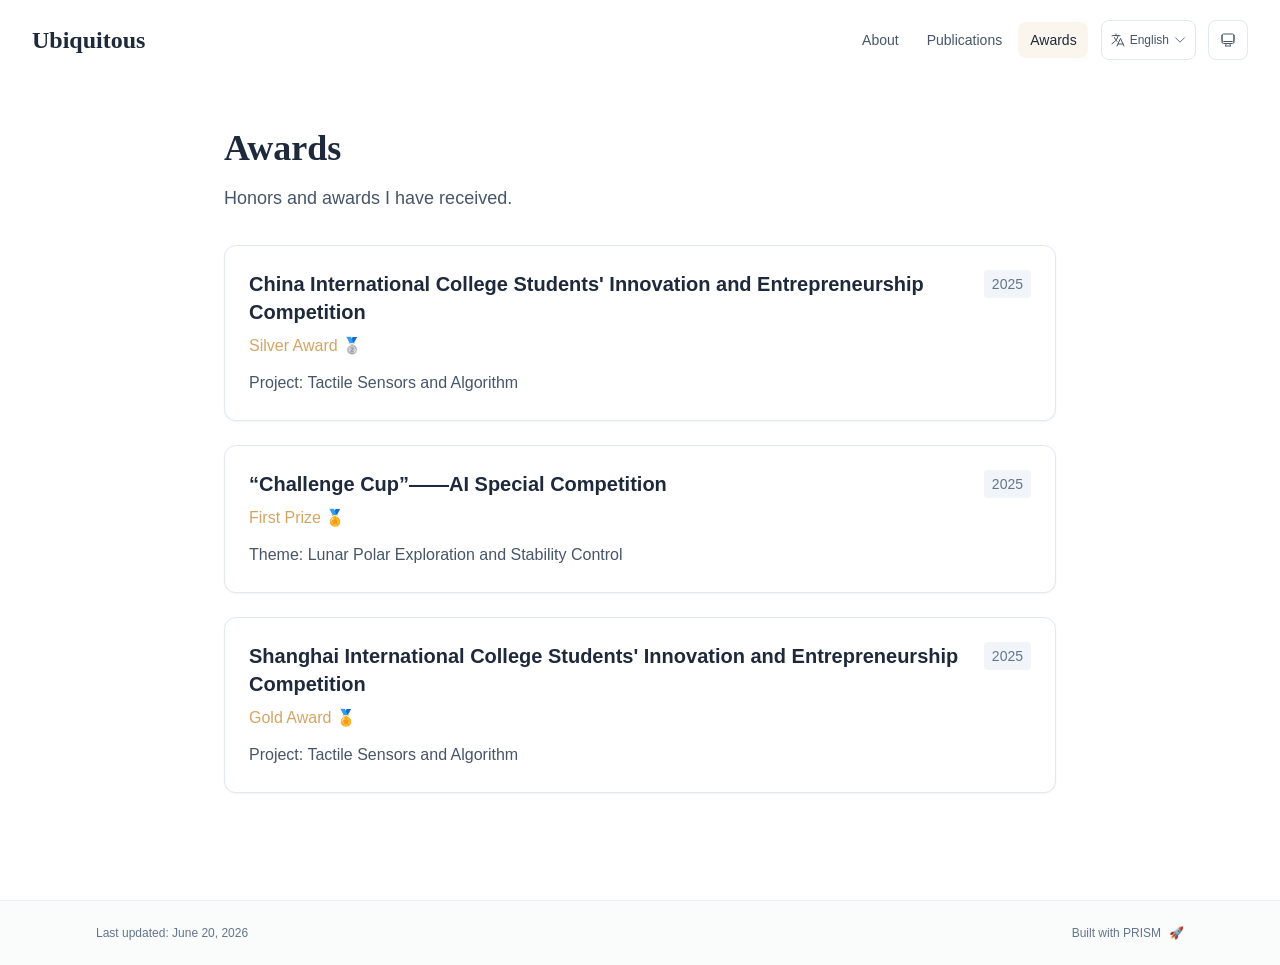
<file: awards/index.html>
<!DOCTYPE html><html lang="en" class="scroll-smooth"><head><meta charSet="utf-8"/><meta name="viewport" content="width=device-width, initial-scale=1"/><link rel="stylesheet" href="/_next/static/css/1323167429cc407e.css" data-precedence="next"/><link rel="preload" as="script" fetchPriority="low" href="/_next/static/chunks/webpack-679b75d1c4c2027c.js"/><script src="/_next/static/chunks/4bd1b696-70b6d399998de86a.js" async=""></script><script src="/_next/static/chunks/684-5aaa8290a129f299.js" async=""></script><script src="/_next/static/chunks/main-app-9f7999b01383a808.js" async=""></script><script src="/_next/static/chunks/461-a9a5d7b05a71d978.js" async=""></script><script src="/_next/static/chunks/874-6cc630662f3664af.js" async=""></script><script src="/_next/static/chunks/291-e39730cc9327e39b.js" async=""></script><script src="/_next/static/chunks/app/layout-8f4f97a8c9567337.js" async=""></script><script src="/_next/static/chunks/178-595a94b9af1e67b5.js" async=""></script><script src="/_next/static/chunks/748-abdcac66b902b175.js" async=""></script><script src="/_next/static/chunks/app/%5Bslug%5D/page-b4a4ca5bf864e0f7.js" async=""></script><link rel="icon" href="/favicon.jpg" type="image/svg+xml"/><link rel="dns-prefetch" href="https://jialeliu.com"/><link rel="preconnect" href="https://jialeliu.com" crossorigin=""/><link rel="preload" as="font" type="font/woff2" href="https://jialeliu.com/fonts/georgiab.woff2" crossorigin=""/><script>
              try {
                const theme = localStorage.getItem('theme-storage');
                const parsed = theme ? JSON.parse(theme) : null;
                const setting = parsed?.state?.theme || 'system';
                const prefersDark = typeof window !== 'undefined' && window.matchMedia && window.matchMedia('(prefers-color-scheme: dark)').matches;
                const effective = setting === 'dark' ? 'dark' : (setting === 'light' ? 'light' : (prefersDark ? 'dark' : 'light'));
                var root = document.documentElement;
                root.classList.add(effective);
                root.setAttribute('data-theme', effective);
              } catch (e) {
                var root = document.documentElement;
                root.classList.add('light');
                root.setAttribute('data-theme', 'light');
              }
            </script><script>
    try {
      const cfg = {"enabled":true,"locales":["zh","en"],"defaultLocale":"en","mode":"auto","fixedLocale":"en","persist":true,"switcher":true,"labels":{"zh":"中文","en":"English"}};
      const storageKey = 'locale-storage';
      const normalize = (value) => typeof value === 'string' ? value.trim().replace('_', '-').toLowerCase() : '';
      const matchLocale = (candidate) => {
        const normalized = normalize(candidate);
        if (!normalized) return null;
        if (cfg.locales.includes(normalized)) return normalized;
        const language = normalized.split('-')[0];
        if (cfg.locales.includes(language)) return language;
        return null;
      };

      let resolved = null;

      if (cfg.persist) {
        resolved = matchLocale(localStorage.getItem(storageKey));
      }

      if (!resolved) {
        if (cfg.mode === 'fixed') {
          resolved = cfg.fixedLocale;
        } else {
          resolved = matchLocale(navigator.language);
        }
      }

      if (!resolved) {
        resolved = cfg.defaultLocale;
      }

      const root = document.documentElement;
      root.lang = resolved;
      root.setAttribute('data-locale', resolved);

      if (cfg.persist) {
        localStorage.setItem(storageKey, resolved);
      }
    } catch (e) {
      const root = document.documentElement;
      root.lang = 'en';
      root.setAttribute('data-locale', 'en');
    }
  </script><title>Awards | Zhongxi Chen</title><meta name="description" content="Honors and awards I have received."/><meta name="author" content="Zhongxi Chen"/><meta name="keywords" content="Zhongxi Chen,PhD,Research,Shanghai Jiao Tong University"/><meta name="creator" content="Zhongxi Chen"/><meta name="publisher" content="Zhongxi Chen"/><meta property="og:title" content="Zhongxi Chen"/><meta property="og:description" content="Undergraduate student at Shanghai Jiao Tong University."/><meta property="og:site_name" content="Zhongxi Chen&#x27;s Academic Website"/><meta property="og:locale" content="en_US"/><meta property="og:type" content="website"/><meta name="twitter:card" content="summary"/><meta name="twitter:title" content="Zhongxi Chen"/><meta name="twitter:description" content="Undergraduate student at Shanghai Jiao Tong University."/><link rel="icon" href="/favicon.jpg"/><script>document.querySelectorAll('body link[rel="icon"], body link[rel="apple-touch-icon"]').forEach(el => document.head.appendChild(el))</script><script src="/_next/static/chunks/polyfills-42372ed130431b0a.js" noModule=""></script><link rel="stylesheet" href="/iros-update.css"/><script src="/iros-update.js" defer></script></head><body class="font-sans antialiased"><div style="visibility:hidden"><nav class="fixed top-0 left-0 right-0 z-50" data-headlessui-state=""><div class="transition-all duration-300 ease-out bg-transparent" style="transform:translateY(-100px)"><div class="max-w-7xl mx-auto px-4 sm:px-6 lg:px-8"><div class="flex justify-between items-center h-16 lg:h-20"><div class="flex-shrink-0" tabindex="0"><a class="text-xl lg:text-2xl font-serif font-semibold text-primary hover:text-accent transition-colors duration-200" href="/">Ubiquitous</a></div><div class="hidden lg:block"><div class="ml-10 flex items-center space-x-3"><div class="relative flex items-baseline space-x-1"><a data-nav-href="/" class="relative px-3 py-2 text-sm font-medium rounded-lg transition-colors duration-150 text-neutral-600" href="/">About</a><a data-nav-href="/publications" class="relative px-3 py-2 text-sm font-medium rounded-lg transition-colors duration-150 text-neutral-600" href="/publications/">Publications</a><a data-nav-href="/awards" class="relative px-3 py-2 text-sm font-medium rounded-lg transition-colors duration-150 text-primary" href="/awards/">Awards</a></div><div class="flex items-center justify-center w-14 h-10 rounded-lg border border-neutral-200 dark:border-[rgba(148,163,184,0.24)] bg-background dark:bg-neutral-800"><div class="w-6 h-4 rounded bg-neutral-300 animate-pulse"></div></div><div class="flex items-center justify-center w-10 h-10 rounded-lg border border-neutral-200 dark:border-[rgba(148,163,184,0.24)] bg-background dark:bg-neutral-800"><div class="w-4 h-4 rounded-full bg-neutral-300 animate-pulse"></div></div></div></div><div class="lg:hidden flex items-center space-x-2"><div class="flex items-center justify-center w-14 h-10 rounded-lg border border-neutral-200 dark:border-[rgba(148,163,184,0.24)] bg-background dark:bg-neutral-800"><div class="w-6 h-4 rounded bg-neutral-300 animate-pulse"></div></div><div class="flex items-center justify-center w-10 h-10 rounded-lg border border-neutral-200 dark:border-[rgba(148,163,184,0.24)] bg-background dark:bg-neutral-800"><div class="w-4 h-4 rounded-full bg-neutral-300 animate-pulse"></div></div><button class="inline-flex items-center justify-center p-2 rounded-md text-neutral-600 hover:text-primary hover:bg-neutral-100 dark:hover:bg-neutral-800 focus:outline-none focus:ring-2 focus:ring-inset focus:ring-accent transition-colors duration-200" id="headlessui-disclosure-button-«R7pdb»" type="button" aria-expanded="false" data-headlessui-state=""><span class="sr-only">Open main menu</span><div><svg xmlns="http://www.w3.org/2000/svg" fill="none" viewBox="0 0 24 24" stroke-width="1.5" stroke="currentColor" aria-hidden="true" data-slot="icon" class="block h-6 w-6"><path stroke-linecap="round" stroke-linejoin="round" d="M3.75 6.75h16.5M3.75 12h16.5m-16.5 5.25h16.5"></path></svg></div></button></div></div></div></div></nav><main class="min-h-screen pt-16 lg:pt-20"><div class="max-w-4xl mx-auto px-4 sm:px-6 lg:px-8 py-12"><div style="opacity:0;transform:translateY(20px)"><div class="mb-8"><h1 class="text-4xl font-serif font-bold text-primary mb-4">Awards</h1><div class="text-lg text-neutral-600 dark:text-neutral-500 max-w-2xl leading-relaxed"><p class="mb-3 last:mb-0">Honors and awards I have received.</p></div></div><div class="grid gap-6"><div class="bg-white dark:bg-neutral-900 p-6 rounded-xl shadow-sm border border-neutral-200 dark:border-neutral-800 hover:shadow-lg transition-all duration-200 hover:scale-[1.01]" style="opacity:0;transform:translateY(20px)"><div class="flex justify-between items-start mb-2"><h3 class="text-xl font-semibold text-primary">China International College Students&#x27; Innovation and Entrepreneurship Competition</h3><span class="text-sm text-neutral-500 font-medium bg-neutral-100 dark:bg-neutral-800 px-2 py-1 rounded">2025</span></div><p class="text-base text-accent font-medium mb-3">Silver Award 🥈</p><div class="text-base text-neutral-600 dark:text-neutral-500 leading-relaxed"><p class="mb-3 last:mb-0">Project: Tactile Sensors and Algorithm</p></div></div><div class="bg-white dark:bg-neutral-900 p-6 rounded-xl shadow-sm border border-neutral-200 dark:border-neutral-800 hover:shadow-lg transition-all duration-200 hover:scale-[1.01]" style="opacity:0;transform:translateY(20px)"><div class="flex justify-between items-start mb-2"><h3 class="text-xl font-semibold text-primary">“Challenge Cup”——AI Special Competition</h3><span class="text-sm text-neutral-500 font-medium bg-neutral-100 dark:bg-neutral-800 px-2 py-1 rounded">2025</span></div><p class="text-base text-accent font-medium mb-3">First Prize 🏅</p><div class="text-base text-neutral-600 dark:text-neutral-500 leading-relaxed"><p class="mb-3 last:mb-0">Theme: Lunar Polar Exploration and Stability Control</p></div></div><div class="bg-white dark:bg-neutral-900 p-6 rounded-xl shadow-sm border border-neutral-200 dark:border-neutral-800 hover:shadow-lg transition-all duration-200 hover:scale-[1.01]" style="opacity:0;transform:translateY(20px)"><div class="flex justify-between items-start mb-2"><h3 class="text-xl font-semibold text-primary">Shanghai International College Students&#x27; Innovation and Entrepreneurship Competition</h3><span class="text-sm text-neutral-500 font-medium bg-neutral-100 dark:bg-neutral-800 px-2 py-1 rounded">2025</span></div><p class="text-base text-accent font-medium mb-3">Gold Award 🏅</p><div class="text-base text-neutral-600 dark:text-neutral-500 leading-relaxed"><p class="mb-3 last:mb-0">Project: Tactile Sensors and Algorithm</p></div></div></div></div></div><!--$--><!--/$--><!--$--><!--/$--></main><footer class="border-t border-neutral-200/50 bg-neutral-50/50 dark:bg-neutral-900/50 dark:border-neutral-700/50"><div class="max-w-6xl mx-auto px-4 sm:px-6 lg:px-8 py-6"><div class="flex flex-col sm:flex-row justify-between items-center gap-2"><p class="text-xs text-neutral-500">Last updated<!-- -->: <!-- -->April 11, 2026</p><p class="text-xs text-neutral-500 flex items-center"><a href="https://github.com/xyjoey/PRISM" target="_blank" rel="noopener noreferrer">Built with PRISM</a><span class="ml-2">🚀</span></p></div></div></footer></div><script src="/_next/static/chunks/webpack-679b75d1c4c2027c.js" async=""></script><script>(self.__next_f=self.__next_f||[]).push([0])</script><script>self.__next_f.push([1,"1:\"$Sreact.fragment\"\n3:I[3719,[\"461\",\"static/chunks/461-a9a5d7b05a71d978.js\",\"874\",\"static/chunks/874-6cc630662f3664af.js\",\"291\",\"static/chunks/291-e39730cc9327e39b.js\",\"177\",\"static/chunks/app/layout-8f4f97a8c9567337.js\"],\"ThemeProvider\"]\n4:I[310,[\"461\",\"static/chunks/461-a9a5d7b05a71d978.js\",\"874\",\"static/chunks/874-6cc630662f3664af.js\",\"291\",\"static/chunks/291-e39730cc9327e39b.js\",\"177\",\"static/chunks/app/layout-8f4f97a8c9567337.js\"],\"LocaleProvider\"]\n5:I[4574,[\"461\",\"static/chunks/461-a9a5d7b05a71d978.js\",\"874\",\"static/chunks/874-6cc630662f3664af.js\",\"291\",\"static/chunks/291-e39730cc9327e39b.js\",\"177\",\"static/chunks/app/layout-8f4f97a8c9567337.js\"],\"default\"]\n6:I[7555,[],\"\"]\n7:I[1295,[],\"\"]\n8:I[2548,[\"461\",\"static/chunks/461-a9a5d7b05a71d978.js\",\"874\",\"static/chunks/874-6cc630662f3664af.js\",\"291\",\"static/chunks/291-e39730cc9327e39b.js\",\"177\",\"static/chunks/app/layout-8f4f97a8c9567337.js\"],\"default\"]\na:I[9665,[],\"MetadataBoundary\"]\nc:I[9665,[],\"OutletBoundary\"]\nf:I[4911,[],\"AsyncMetadataOutlet\"]\n11:I[9665,[],\"ViewportBoundary\"]\n13:I[6614,[],\"\"]\n:HL[\"/_next/static/css/1323167429cc407e.css\",\"style\"]\n2:T590,\n    try {\n      const cfg = {\"enabled\":true,\"locales\":[\"zh\",\"en\"],\"defaultLocale\":\"en\",\"mode\":\"auto\",\"fixedLocale\":\"en\",\"persist\":true,\"switcher\":true,\"labels\":{\"zh\":\"中文\",\"en\":\"English\"}};\n      const storageKey = 'locale-storage';\n      const normalize = (value) =\u003e typeof value === 'string' ? value.trim().replace('_', '-').toLowerCase() : '';\n      const matchLocale = (candidate) =\u003e {\n        const normalized = normalize(candidate);\n        if (!normalized) return null;\n        if (cfg.locales.includes(normalized)) return normalized;\n        const language = normalized.split('-')[0];\n        if (cfg.locales.includes(language)) return language;\n        return null;\n      };\n\n      let resolved = null;\n\n      if (cfg.persist) {\n        resolved = matchLocale(localStorage.getItem(storageKey));\n      }\n\n      if (!resolved) {\n        if (cfg.mode === 'fixed') {\n          resolved = cfg.fixedLocale;\n        }"])</script><script>self.__next_f.push([1," else {\n          resolved = matchLocale(navigator.language);\n        }\n      }\n\n      if (!resolved) {\n        resolved = cfg.defaultLocale;\n      }\n\n      const root = document.documentElement;\n      root.lang = resolved;\n      root.setAttribute('data-locale', resolved);\n\n      if (cfg.persist) {\n        localStorage.setItem(storageKey, resolved);\n      }\n    } catch (e) {\n      const root = document.documentElement;\n      root.lang = 'en';\n      root.setAttribute('data-locale', 'en');\n    }\n  "])</script><script>self.__next_f.push([1,"0:{\"P\":null,\"b\":\"fJX-3DFIj-jTGh75pPtee\",\"p\":\"\",\"c\":[\"\",\"awards\",\"\"],\"i\":false,\"f\":[[[\"\",{\"children\":[[\"slug\",\"awards\",\"d\"],{\"children\":[\"__PAGE__\",{}]}]},\"$undefined\",\"$undefined\",true],[\"\",[\"$\",\"$1\",\"c\",{\"children\":[[[\"$\",\"link\",\"0\",{\"rel\":\"stylesheet\",\"href\":\"/_next/static/css/1323167429cc407e.css\",\"precedence\":\"next\",\"crossOrigin\":\"$undefined\",\"nonce\":\"$undefined\"}]],[\"$\",\"html\",null,{\"lang\":\"en\",\"className\":\"scroll-smooth\",\"suppressHydrationWarning\":true,\"children\":[[\"$\",\"head\",null,{\"children\":[[\"$\",\"link\",null,{\"rel\":\"icon\",\"href\":\"/favicon.jpg\",\"type\":\"image/svg+xml\"}],[\"$\",\"link\",null,{\"rel\":\"dns-prefetch\",\"href\":\"https://jialeliu.com\"}],[\"$\",\"link\",null,{\"rel\":\"preconnect\",\"href\":\"https://jialeliu.com\",\"crossOrigin\":\"\"}],[\"$\",\"link\",null,{\"rel\":\"preload\",\"as\":\"font\",\"type\":\"font/woff2\",\"href\":\"https://jialeliu.com/fonts/georgiab.woff2\",\"crossOrigin\":\"\"}],[\"$\",\"script\",null,{\"dangerouslySetInnerHTML\":{\"__html\":\"\\n              try {\\n                const theme = localStorage.getItem('theme-storage');\\n                const parsed = theme ? JSON.parse(theme) : null;\\n                const setting = parsed?.state?.theme || 'system';\\n                const prefersDark = typeof window !== 'undefined' \u0026\u0026 window.matchMedia \u0026\u0026 window.matchMedia('(prefers-color-scheme: dark)').matches;\\n                const effective = setting === 'dark' ? 'dark' : (setting === 'light' ? 'light' : (prefersDark ? 'dark' : 'light'));\\n                var root = document.documentElement;\\n                root.classList.add(effective);\\n                root.setAttribute('data-theme', effective);\\n              } catch (e) {\\n                var root = document.documentElement;\\n                root.classList.add('light');\\n                root.setAttribute('data-theme', 'light');\\n              }\\n            \"}}],[\"$\",\"script\",null,{\"dangerouslySetInnerHTML\":{\"__html\":\"$2\"}}]]}],[\"$\",\"body\",null,{\"className\":\"font-sans antialiased\",\"children\":[\"$\",\"$L3\",null,{\"children\":[\"$\",\"$L4\",null,{\"config\":{\"enabled\":true,\"locales\":[\"zh\",\"en\"],\"defaultLocale\":\"en\",\"mode\":\"auto\",\"fixedLocale\":\"en\",\"persist\":true,\"switcher\":true,\"labels\":{\"zh\":\"中文\",\"en\":\"English\"}},\"children\":[[\"$\",\"$L5\",null,{\"items\":[{\"title\":\"About\",\"type\":\"page\",\"target\":\"about\",\"href\":\"/\"},{\"title\":\"Publications\",\"type\":\"page\",\"target\":\"publications\",\"href\":\"/publications\"},{\"title\":\"Awards\",\"type\":\"page\",\"target\":\"awards\",\"href\":\"/awards\"}],\"siteTitle\":\"Ubiquitous\",\"enableOnePageMode\":false,\"i18n\":\"$0:f:0:1:1:props:children:1:props:children:1:props:children:props:children:props:config\",\"itemsByLocale\":{\"zh\":[{\"title\":\"关于我\",\"type\":\"page\",\"target\":\"about\",\"href\":\"/\"},{\"title\":\"论文\",\"type\":\"page\",\"target\":\"publications\",\"href\":\"/publications\"},{\"title\":\"奖项\",\"type\":\"page\",\"target\":\"awards\",\"href\":\"/awards\"}],\"en\":[{\"title\":\"About\",\"type\":\"page\",\"target\":\"about\",\"href\":\"/\"},{\"title\":\"Publications\",\"type\":\"page\",\"target\":\"publications\",\"href\":\"/publications\"},{\"title\":\"Awards\",\"type\":\"page\",\"target\":\"awards\",\"href\":\"/awards\"}]},\"siteTitleByLocale\":{\"zh\":\"Ubiquitous\",\"en\":\"Ubiquitous\"}}],[\"$\",\"main\",null,{\"className\":\"min-h-screen pt-16 lg:pt-20\",\"children\":[\"$\",\"$L6\",null,{\"parallelRouterKey\":\"children\",\"error\":\"$undefined\",\"errorStyles\":\"$undefined\",\"errorScripts\":\"$undefined\",\"template\":[\"$\",\"$L7\",null,{}],\"templateStyles\":\"$undefined\",\"templateScripts\":\"$undefined\",\"notFound\":[[[\"$\",\"title\",null,{\"children\":\"404: This page could not be found.\"}],[\"$\",\"div\",null,{\"style\":{\"fontFamily\":\"system-ui,\\\"Segoe UI\\\",Roboto,Helvetica,Arial,sans-serif,\\\"Apple Color Emoji\\\",\\\"Segoe UI Emoji\\\"\",\"height\":\"100vh\",\"textAlign\":\"center\",\"display\":\"flex\",\"flexDirection\":\"column\",\"alignItems\":\"center\",\"justifyContent\":\"center\"},\"children\":[\"$\",\"div\",null,{\"children\":[[\"$\",\"style\",null,{\"dangerouslySetInnerHTML\":{\"__html\":\"body{color:#000;background:#fff;margin:0}.next-error-h1{border-right:1px solid rgba(0,0,0,.3)}@media (prefers-color-scheme:dark){body{color:#fff;background:#000}.next-error-h1{border-right:1px solid rgba(255,255,255,.3)}}\"}}],[\"$\",\"h1\",null,{\"className\":\"next-error-h1\",\"style\":{\"display\":\"inline-block\",\"margin\":\"0 20px 0 0\",\"padding\":\"0 23px 0 0\",\"fontSize\":24,\"fontWeight\":500,\"verticalAlign\":\"top\",\"lineHeight\":\"49px\"},\"children\":404}],[\"$\",\"div\",null,{\"style\":{\"display\":\"inline-block\"},\"children\":[\"$\",\"h2\",null,{\"style\":{\"fontSize\":14,\"fontWeight\":400,\"lineHeight\":\"49px\",\"margin\":0},\"children\":\"This page could not be found.\"}]}]]}]}]],[]],\"forbidden\":\"$undefined\",\"unauthorized\":\"$undefined\"}]}],[\"$\",\"$L8\",null,{\"lastUpdated\":\"April 11, 2026\",\"lastUpdatedByLocale\":{\"zh\":\"2026年4月10日\",\"en\":\"April 11, 2026\"},\"defaultLocale\":\"en\"}]]}]}]}]]}]]}],{\"children\":[[\"slug\",\"awards\",\"d\"],[\"$\",\"$1\",\"c\",{\"children\":[null,[\"$\",\"$L6\",null,{\"parallelRouterKey\":\"children\",\"error\":\"$undefined\",\"errorStyles\":\"$undefined\",\"errorScripts\":\"$undefined\",\"template\":[\"$\",\"$L7\",null,{}],\"templateStyles\":\"$undefined\",\"templateScripts\":\"$undefined\",\"notFound\":\"$undefined\",\"forbidden\":\"$undefined\",\"unauthorized\":\"$undefined\"}]]}],{\"children\":[\"__PAGE__\",[\"$\",\"$1\",\"c\",{\"children\":[\"$L9\",[\"$\",\"$La\",null,{\"children\":\"$Lb\"}],null,[\"$\",\"$Lc\",null,{\"children\":[\"$Ld\",\"$Le\",[\"$\",\"$Lf\",null,{\"promise\":\"$@10\"}]]}]]}],{},null,false]},null,false]},null,false],[\"$\",\"$1\",\"h\",{\"children\":[null,[\"$\",\"$1\",\"AogT7A7xZIKUcSD6pO0kY\",{\"children\":[[\"$\",\"$L11\",null,{\"children\":\"$L12\"}],null]}],null]}],false]],\"m\":\"$undefined\",\"G\":[\"$13\",\"$undefined\"],\"s\":false,\"S\":true}\n"])</script><script>self.__next_f.push([1,"14:\"$Sreact.suspense\"\n15:I[4911,[],\"AsyncMetadata\"]\n17:I[2382,[\"461\",\"static/chunks/461-a9a5d7b05a71d978.js\",\"178\",\"static/chunks/178-595a94b9af1e67b5.js\",\"748\",\"static/chunks/748-abdcac66b902b175.js\",\"182\",\"static/chunks/app/%5Bslug%5D/page-b4a4ca5bf864e0f7.js\"],\"default\"]\nb:[\"$\",\"$14\",null,{\"fallback\":null,\"children\":[\"$\",\"$L15\",null,{\"promise\":\"$@16\"}]}]\n9:[\"$\",\"$L17\",null,{\"dataByLocale\":{\"zh\":{\"type\":\"card\",\"config\":{\"type\":\"card\",\"title\":\"奖项\",\"description\":\"我获得的荣誉与奖项。\",\"items\":[{\"title\":\"中国国际大学生创新创业大赛\",\"subtitle\":\"银奖🥈\",\"date\":\"2025\",\"content\":\"课题方向：触觉传感器及其算法\"},{\"title\":\"挑战者杯“揭榜挂帅”人工智能专项赛\",\"subtitle\":\"一等奖🏅\",\"date\":\"2025\",\"content\":\"主题：月球极地探险与平稳控制\"},{\"title\":\"上海市国际大学生创新创业大赛\",\"subtitle\":\"金奖🏅\",\"date\":\"2025\",\"content\":\"课题方向：触觉传感器及其算法\"}]}},\"en\":{\"type\":\"card\",\"config\":{\"type\":\"card\",\"title\":\"Awards\",\"description\":\"Honors and awards I have received.\",\"items\":[{\"title\":\"China International College Students' Innovation and Entrepreneurship Competition\",\"subtitle\":\"Silver Award 🥈\",\"date\":\"2025\",\"content\":\"Project: Tactile Sensors and Algorithm\"},{\"title\":\"“Challenge Cup”——AI Special Competition\",\"subtitle\":\"First Prize 🏅\",\"date\":\"2025\",\"content\":\"Theme: Lunar Polar Exploration and Stability Control\"},{\"title\":\"Shanghai International College Students' Innovation and Entrepreneurship Competition\",\"subtitle\":\"Gold Award 🏅\",\"date\":\"2025\",\"content\":\"Project: Tactile Sensors and Algorithm\"}]}}},\"defaultLocale\":\"en\"}]\n"])</script><script>self.__next_f.push([1,"e:null\n"])</script><script>self.__next_f.push([1,"12:[[\"$\",\"meta\",\"0\",{\"charSet\":\"utf-8\"}],[\"$\",\"meta\",\"1\",{\"name\":\"viewport\",\"content\":\"width=device-width, initial-scale=1\"}]]\nd:null\n"])</script><script>self.__next_f.push([1,"16:{\"metadata\":[[\"$\",\"title\",\"0\",{\"children\":\"Awards | Zhongxi Chen\"}],[\"$\",\"meta\",\"1\",{\"name\":\"description\",\"content\":\"Honors and awards I have received.\"}],[\"$\",\"meta\",\"2\",{\"name\":\"author\",\"content\":\"Zhongxi Chen\"}],[\"$\",\"meta\",\"3\",{\"name\":\"keywords\",\"content\":\"Zhongxi Chen,PhD,Research,Shanghai Jiao Tong University\"}],[\"$\",\"meta\",\"4\",{\"name\":\"creator\",\"content\":\"Zhongxi Chen\"}],[\"$\",\"meta\",\"5\",{\"name\":\"publisher\",\"content\":\"Zhongxi Chen\"}],[\"$\",\"meta\",\"6\",{\"property\":\"og:title\",\"content\":\"Zhongxi Chen\"}],[\"$\",\"meta\",\"7\",{\"property\":\"og:description\",\"content\":\"Undergraduate student at Shanghai Jiao Tong University.\"}],[\"$\",\"meta\",\"8\",{\"property\":\"og:site_name\",\"content\":\"Zhongxi Chen's Academic Website\"}],[\"$\",\"meta\",\"9\",{\"property\":\"og:locale\",\"content\":\"en_US\"}],[\"$\",\"meta\",\"10\",{\"property\":\"og:type\",\"content\":\"website\"}],[\"$\",\"meta\",\"11\",{\"name\":\"twitter:card\",\"content\":\"summary\"}],[\"$\",\"meta\",\"12\",{\"name\":\"twitter:title\",\"content\":\"Zhongxi Chen\"}],[\"$\",\"meta\",\"13\",{\"name\":\"twitter:description\",\"content\":\"Undergraduate student at Shanghai Jiao Tong University.\"}],[\"$\",\"link\",\"14\",{\"rel\":\"icon\",\"href\":\"/favicon.jpg\"}]],\"error\":null,\"digest\":\"$undefined\"}\n10:{\"metadata\":\"$16:metadata\",\"error\":null,\"digest\":\"$undefined\"}\n"])</script></body></html>
</file>
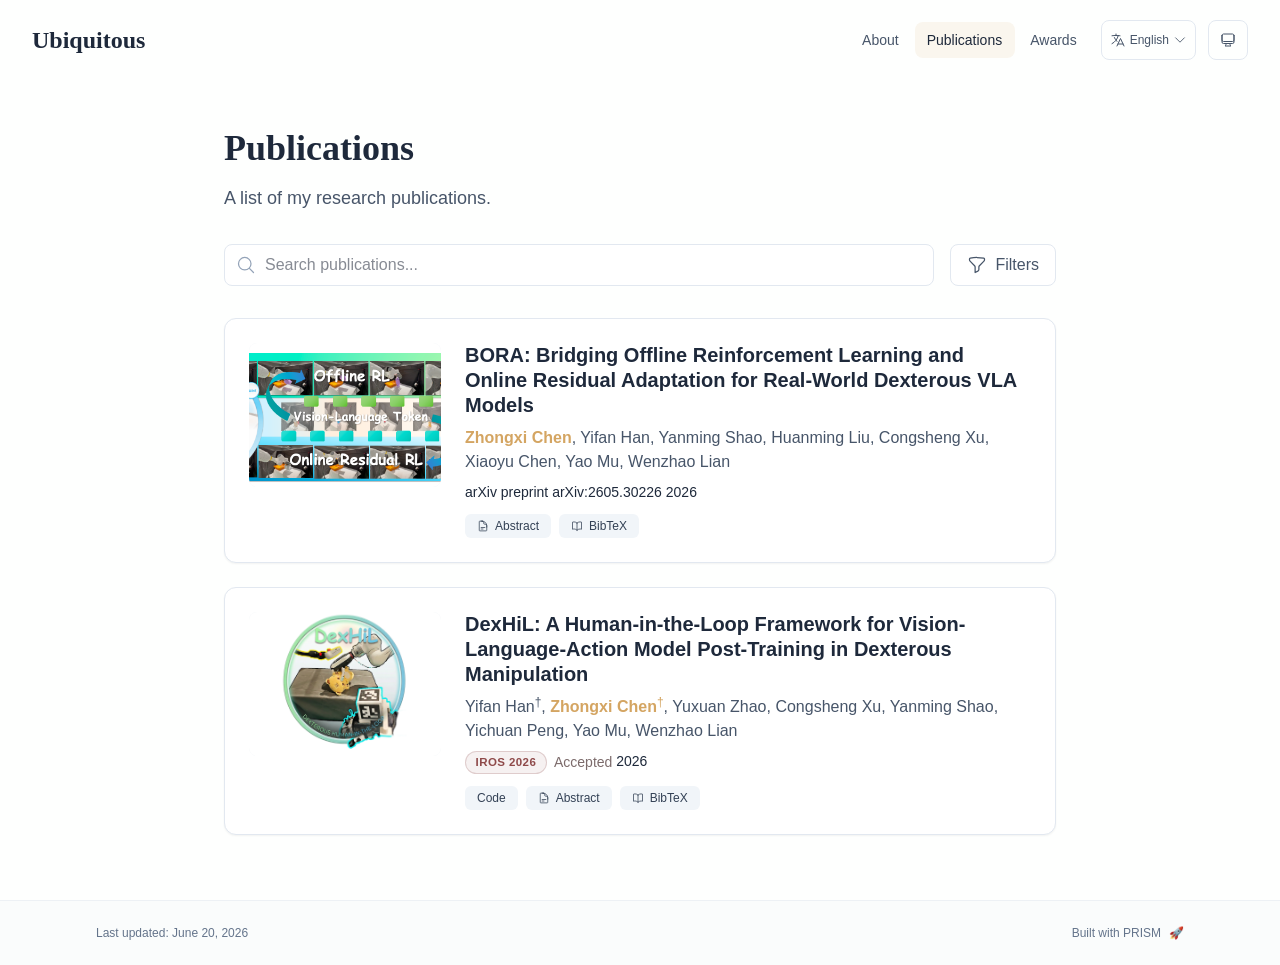
<file: publications/index.html>
<!DOCTYPE html><html lang="en" class="scroll-smooth"><head><meta charSet="utf-8"/><meta name="viewport" content="width=device-width, initial-scale=1"/><link rel="stylesheet" href="/_next/static/css/1323167429cc407e.css" data-precedence="next"/><link rel="preload" as="script" fetchPriority="low" href="/_next/static/chunks/webpack-679b75d1c4c2027c.js"/><script src="/_next/static/chunks/4bd1b696-70b6d399998de86a.js" async=""></script><script src="/_next/static/chunks/684-5aaa8290a129f299.js" async=""></script><script src="/_next/static/chunks/main-app-9f7999b01383a808.js" async=""></script><script src="/_next/static/chunks/461-a9a5d7b05a71d978.js" async=""></script><script src="/_next/static/chunks/874-6cc630662f3664af.js" async=""></script><script src="/_next/static/chunks/291-e39730cc9327e39b.js" async=""></script><script src="/_next/static/chunks/app/layout-8f4f97a8c9567337.js" async=""></script><script src="/_next/static/chunks/178-595a94b9af1e67b5.js" async=""></script><script src="/_next/static/chunks/748-abdcac66b902b175.js" async=""></script><script src="/_next/static/chunks/app/%5Bslug%5D/page-b4a4ca5bf864e0f7.js" async=""></script><link rel="icon" href="/favicon.jpg" type="image/svg+xml"/><link rel="dns-prefetch" href="https://jialeliu.com"/><link rel="preconnect" href="https://jialeliu.com" crossorigin=""/><link rel="preload" as="font" type="font/woff2" href="https://jialeliu.com/fonts/georgiab.woff2" crossorigin=""/><script>
              try {
                const theme = localStorage.getItem('theme-storage');
                const parsed = theme ? JSON.parse(theme) : null;
                const setting = parsed?.state?.theme || 'system';
                const prefersDark = typeof window !== 'undefined' && window.matchMedia && window.matchMedia('(prefers-color-scheme: dark)').matches;
                const effective = setting === 'dark' ? 'dark' : (setting === 'light' ? 'light' : (prefersDark ? 'dark' : 'light'));
                var root = document.documentElement;
                root.classList.add(effective);
                root.setAttribute('data-theme', effective);
              } catch (e) {
                var root = document.documentElement;
                root.classList.add('light');
                root.setAttribute('data-theme', 'light');
              }
            </script><script>
    try {
      const cfg = {"enabled":true,"locales":["zh","en"],"defaultLocale":"en","mode":"auto","fixedLocale":"en","persist":true,"switcher":true,"labels":{"zh":"中文","en":"English"}};
      const storageKey = 'locale-storage';
      const normalize = (value) => typeof value === 'string' ? value.trim().replace('_', '-').toLowerCase() : '';
      const matchLocale = (candidate) => {
        const normalized = normalize(candidate);
        if (!normalized) return null;
        if (cfg.locales.includes(normalized)) return normalized;
        const language = normalized.split('-')[0];
        if (cfg.locales.includes(language)) return language;
        return null;
      };

      let resolved = null;

      if (cfg.persist) {
        resolved = matchLocale(localStorage.getItem(storageKey));
      }

      if (!resolved) {
        if (cfg.mode === 'fixed') {
          resolved = cfg.fixedLocale;
        } else {
          resolved = matchLocale(navigator.language);
        }
      }

      if (!resolved) {
        resolved = cfg.defaultLocale;
      }

      const root = document.documentElement;
      root.lang = resolved;
      root.setAttribute('data-locale', resolved);

      if (cfg.persist) {
        localStorage.setItem(storageKey, resolved);
      }
    } catch (e) {
      const root = document.documentElement;
      root.lang = 'en';
      root.setAttribute('data-locale', 'en');
    }
  </script><title>Publications | Zhongxi Chen</title><meta name="description" content="A list of my research publications."/><meta name="author" content="Zhongxi Chen"/><meta name="keywords" content="Zhongxi Chen,PhD,Research,Shanghai Jiao Tong University"/><meta name="creator" content="Zhongxi Chen"/><meta name="publisher" content="Zhongxi Chen"/><meta property="og:title" content="Zhongxi Chen"/><meta property="og:description" content="Undergraduate student at Shanghai Jiao Tong University."/><meta property="og:site_name" content="Zhongxi Chen&#x27;s Academic Website"/><meta property="og:locale" content="en_US"/><meta property="og:type" content="website"/><meta name="twitter:card" content="summary"/><meta name="twitter:title" content="Zhongxi Chen"/><meta name="twitter:description" content="Undergraduate student at Shanghai Jiao Tong University."/><link rel="icon" href="/favicon.jpg"/><script>document.querySelectorAll('body link[rel="icon"], body link[rel="apple-touch-icon"]').forEach(el => document.head.appendChild(el))</script><script src="/_next/static/chunks/polyfills-42372ed130431b0a.js" noModule=""></script><link rel="stylesheet" href="/iros-update.css"/><script src="/iros-update.js" defer></script></head><body class="font-sans antialiased"><div style="visibility:hidden"><nav class="fixed top-0 left-0 right-0 z-50" data-headlessui-state=""><div class="transition-all duration-300 ease-out bg-transparent" style="transform:translateY(-100px)"><div class="max-w-7xl mx-auto px-4 sm:px-6 lg:px-8"><div class="flex justify-between items-center h-16 lg:h-20"><div class="flex-shrink-0" tabindex="0"><a class="text-xl lg:text-2xl font-serif font-semibold text-primary hover:text-accent transition-colors duration-200" href="/">Ubiquitous</a></div><div class="hidden lg:block"><div class="ml-10 flex items-center space-x-3"><div class="relative flex items-baseline space-x-1"><a data-nav-href="/" class="relative px-3 py-2 text-sm font-medium rounded-lg transition-colors duration-150 text-neutral-600" href="/">About</a><a data-nav-href="/publications" class="relative px-3 py-2 text-sm font-medium rounded-lg transition-colors duration-150 text-primary" href="/publications/">Publications</a><a data-nav-href="/awards" class="relative px-3 py-2 text-sm font-medium rounded-lg transition-colors duration-150 text-neutral-600" href="/awards/">Awards</a></div><div class="flex items-center justify-center w-14 h-10 rounded-lg border border-neutral-200 dark:border-[rgba(148,163,184,0.24)] bg-background dark:bg-neutral-800"><div class="w-6 h-4 rounded bg-neutral-300 animate-pulse"></div></div><div class="flex items-center justify-center w-10 h-10 rounded-lg border border-neutral-200 dark:border-[rgba(148,163,184,0.24)] bg-background dark:bg-neutral-800"><div class="w-4 h-4 rounded-full bg-neutral-300 animate-pulse"></div></div></div></div><div class="lg:hidden flex items-center space-x-2"><div class="flex items-center justify-center w-14 h-10 rounded-lg border border-neutral-200 dark:border-[rgba(148,163,184,0.24)] bg-background dark:bg-neutral-800"><div class="w-6 h-4 rounded bg-neutral-300 animate-pulse"></div></div><div class="flex items-center justify-center w-10 h-10 rounded-lg border border-neutral-200 dark:border-[rgba(148,163,184,0.24)] bg-background dark:bg-neutral-800"><div class="w-4 h-4 rounded-full bg-neutral-300 animate-pulse"></div></div><button class="inline-flex items-center justify-center p-2 rounded-md text-neutral-600 hover:text-primary hover:bg-neutral-100 dark:hover:bg-neutral-800 focus:outline-none focus:ring-2 focus:ring-inset focus:ring-accent transition-colors duration-200" id="headlessui-disclosure-button-«R7pdb»" type="button" aria-expanded="false" data-headlessui-state=""><span class="sr-only">Open main menu</span><div><svg xmlns="http://www.w3.org/2000/svg" fill="none" viewBox="0 0 24 24" stroke-width="1.5" stroke="currentColor" aria-hidden="true" data-slot="icon" class="block h-6 w-6"><path stroke-linecap="round" stroke-linejoin="round" d="M3.75 6.75h16.5M3.75 12h16.5m-16.5 5.25h16.5"></path></svg></div></button></div></div></div></div></nav><main class="min-h-screen pt-16 lg:pt-20"><div class="max-w-4xl mx-auto px-4 sm:px-6 lg:px-8 py-12"><div style="opacity:0;transform:translateY(20px)"><div class="mb-8"><h1 class="text-4xl font-serif font-bold text-primary mb-4">Publications</h1><p class="text-lg text-neutral-600 dark:text-neutral-500 max-w-2xl">A list of my research publications.</p></div><div class="mb-8 space-y-4"><div class="flex flex-col sm:flex-row gap-4"><div class="relative flex-grow"><svg xmlns="http://www.w3.org/2000/svg" fill="none" viewBox="0 0 24 24" stroke-width="1.5" stroke="currentColor" aria-hidden="true" data-slot="icon" class="absolute left-3 top-1/2 transform -translate-y-1/2 h-5 w-5 text-neutral-400"><path stroke-linecap="round" stroke-linejoin="round" d="m21 21-5.197-5.197m0 0A7.5 7.5 0 1 0 5.196 5.196a7.5 7.5 0 0 0 10.607 10.607Z"></path></svg><input type="text" placeholder="Search publications..." class="w-full pl-10 pr-4 py-2 rounded-lg border border-neutral-200 dark:border-neutral-800 bg-white dark:bg-neutral-900 focus:ring-2 focus:ring-accent focus:border-transparent transition-all duration-200" value=""/></div><button class="flex items-center justify-center px-4 py-2 rounded-lg border transition-all duration-200 bg-white dark:bg-neutral-900 border-neutral-200 dark:border-neutral-800 text-neutral-600 hover:border-accent hover:text-accent"><svg xmlns="http://www.w3.org/2000/svg" fill="none" viewBox="0 0 24 24" stroke-width="1.5" stroke="currentColor" aria-hidden="true" data-slot="icon" class="h-5 w-5 mr-2"><path stroke-linecap="round" stroke-linejoin="round" d="M12 3c2.755 0 5.455.232 8.083.678.533.09.917.556.917 1.096v1.044a2.25 2.25 0 0 1-.659 1.591l-5.432 5.432a2.25 2.25 0 0 0-.659 1.591v2.927a2.25 2.25 0 0 1-1.244 2.013L9.75 21v-6.568a2.25 2.25 0 0 0-.659-1.591L3.659 7.409A2.25 2.25 0 0 1 3 5.818V4.774c0-.54.384-1.006.917-1.096A48.32 48.32 0 0 1 12 3Z"></path></svg>Filters</button></div></div><div class="space-y-6"><div class="bg-white dark:bg-neutral-900 p-6 rounded-xl shadow-sm border border-neutral-200 dark:border-neutral-800 hover:shadow-md transition-all duration-200" style="opacity:0;transform:translateY(20px)"><div class="flex flex-col md:flex-row gap-6"><div class="w-full md:w-48 flex-shrink-0"><div class="aspect-video md:aspect-[4/3] relative rounded-lg overflow-hidden bg-neutral-100 dark:bg-neutral-800"><img alt="BORA: Bridging Offline Reinforcement Learning and Online Residual Adaptation for Real-World Dexterous VLA Models" loading="lazy" decoding="async" data-nimg="fill" class="object-cover" style="position:absolute;height:100%;width:100%;left:0;top:0;right:0;bottom:0;color:transparent" src="/papers/projects/bora_teaser.png"/></div></div><div class="flex-grow"><h3 class="text-xl font-semibold text-primary mb-2 leading-tight">BORA: Bridging Offline Reinforcement Learning and Online Residual Adaptation for Real-World Dexterous VLA Models</h3><p class="text-base text-neutral-600 dark:text-neutral-400 mb-2"><span><span class="font-semibold text-accent ">Zhongxi Chen</span>, </span><span><span class=" ">Yifan Han</span>, </span><span><span class=" ">Yanming Shao</span>, </span><span><span class=" ">Huanming Liu</span>, </span><span><span class=" ">Congsheng Xu</span>, </span><span><span class=" ">Xiaoyu Chen</span>, </span><span><span class=" ">Yao Mu</span>, </span><span><span class=" ">Wenzhao Lian</span></span></p><p class="text-sm font-medium text-neutral-800 dark:text-neutral-600 mb-3">arXiv preprint arXiv:2605.30226<!-- --> <!-- -->2026</p><div class="flex flex-wrap gap-2 mt-auto"><button class="inline-flex items-center px-3 py-1 rounded-md text-xs font-medium transition-colors bg-neutral-100 dark:bg-neutral-800 text-neutral-700 dark:text-neutral-300 hover:bg-accent hover:text-white"><svg xmlns="http://www.w3.org/2000/svg" fill="none" viewBox="0 0 24 24" stroke-width="1.5" stroke="currentColor" aria-hidden="true" data-slot="icon" class="h-3 w-3 mr-1.5"><path stroke-linecap="round" stroke-linejoin="round" d="M19.5 14.25v-2.625a3.375 3.375 0 0 0-3.375-3.375h-1.5A1.125 1.125 0 0 1 13.5 7.125v-1.5a3.375 3.375 0 0 0-3.375-3.375H8.25m0 12.75h7.5m-7.5 3H12M10.5 2.25H5.625c-.621 0-1.125.504-1.125 1.125v17.25c0 .621.504 1.125 1.125 1.125h12.75c.621 0 1.125-.504 1.125-1.125V11.25a9 9 0 0 0-9-9Z"></path></svg>Abstract</button><button class="inline-flex items-center px-3 py-1 rounded-md text-xs font-medium transition-colors bg-neutral-100 dark:bg-neutral-800 text-neutral-700 dark:text-neutral-300 hover:bg-accent hover:text-white"><svg xmlns="http://www.w3.org/2000/svg" fill="none" viewBox="0 0 24 24" stroke-width="1.5" stroke="currentColor" aria-hidden="true" data-slot="icon" class="h-3 w-3 mr-1.5"><path stroke-linecap="round" stroke-linejoin="round" d="M12 6.042A8.967 8.967 0 0 0 6 3.75c-1.052 0-2.062.18-3 .512v14.25A8.987 8.987 0 0 1 6 18c2.305 0 4.408.867 6 2.292m0-14.25a8.966 8.966 0 0 1 6-2.292c1.052 0 2.062.18 3 .512v14.25A8.987 8.987 0 0 0 18 18a8.967 8.967 0 0 0-6 2.292m0-14.25v14.25"></path></svg>BibTeX</button></div></div></div></div><div class="bg-white dark:bg-neutral-900 p-6 rounded-xl shadow-sm border border-neutral-200 dark:border-neutral-800 hover:shadow-md transition-all duration-200" style="opacity:0;transform:translateY(20px)"><div class="flex flex-col md:flex-row gap-6"><div class="w-full md:w-48 flex-shrink-0"><div class="aspect-video md:aspect-[4/3] relative rounded-lg overflow-hidden bg-neutral-100 dark:bg-neutral-800"><img alt="DexHiL: A Human-in-the-Loop Framework for Vision-Language-Action Model Post-Training in Dexterous Manipulation" loading="lazy" decoding="async" data-nimg="fill" class="object-cover" style="position:absolute;height:100%;width:100%;left:0;top:0;right:0;bottom:0;color:transparent" src="/papers/projects/dexhil_thumb.png"/></div></div><div class="flex-grow"><h3 class="text-xl font-semibold text-primary mb-2 leading-tight">DexHiL: A Human-in-the-Loop Framework for Vision-Language-Action Model Post-Training in Dexterous Manipulation</h3><p class="text-base text-neutral-600 dark:text-neutral-400 mb-2"><span><span class=" ">Yifan Han</span><sup class="ml-0 text-neutral-600 dark:text-neutral-400">†</sup>, </span><span><span class="font-semibold text-accent ">Zhongxi Chen</span><sup class="ml-0 text-accent">†</sup>, </span><span><span class=" ">Yuxuan Zhao</span>, </span><span><span class=" ">Congsheng Xu</span>, </span><span><span class=" ">Yanming Shao</span>, </span><span><span class=" ">Yichuan Peng</span>, </span><span><span class=" ">Yao Mu</span>, </span><span><span class=" ">Wenzhao Lian</span></span></p><p class="text-sm font-medium text-neutral-800 dark:text-neutral-600 mb-3">IROS 2026 (Accepted)<!-- --> <!-- -->2026</p><div class="flex flex-wrap gap-2 mt-auto"><a href="https://github.com/SJTU-Scalelab/DexHiL" target="_blank" rel="noopener noreferrer" class="inline-flex items-center px-3 py-1 rounded-md text-xs font-medium bg-neutral-100 dark:bg-neutral-800 text-neutral-700 dark:text-neutral-300 hover:bg-accent hover:text-white transition-colors">Code</a><button class="inline-flex items-center px-3 py-1 rounded-md text-xs font-medium transition-colors bg-neutral-100 dark:bg-neutral-800 text-neutral-700 dark:text-neutral-300 hover:bg-accent hover:text-white"><svg xmlns="http://www.w3.org/2000/svg" fill="none" viewBox="0 0 24 24" stroke-width="1.5" stroke="currentColor" aria-hidden="true" data-slot="icon" class="h-3 w-3 mr-1.5"><path stroke-linecap="round" stroke-linejoin="round" d="M19.5 14.25v-2.625a3.375 3.375 0 0 0-3.375-3.375h-1.5A1.125 1.125 0 0 1 13.5 7.125v-1.5a3.375 3.375 0 0 0-3.375-3.375H8.25m0 12.75h7.5m-7.5 3H12M10.5 2.25H5.625c-.621 0-1.125.504-1.125 1.125v17.25c0 .621.504 1.125 1.125 1.125h12.75c.621 0 1.125-.504 1.125-1.125V11.25a9 9 0 0 0-9-9Z"></path></svg>Abstract</button><button class="inline-flex items-center px-3 py-1 rounded-md text-xs font-medium transition-colors bg-neutral-100 dark:bg-neutral-800 text-neutral-700 dark:text-neutral-300 hover:bg-accent hover:text-white"><svg xmlns="http://www.w3.org/2000/svg" fill="none" viewBox="0 0 24 24" stroke-width="1.5" stroke="currentColor" aria-hidden="true" data-slot="icon" class="h-3 w-3 mr-1.5"><path stroke-linecap="round" stroke-linejoin="round" d="M12 6.042A8.967 8.967 0 0 0 6 3.75c-1.052 0-2.062.18-3 .512v14.25A8.987 8.987 0 0 1 6 18c2.305 0 4.408.867 6 2.292m0-14.25a8.966 8.966 0 0 1 6-2.292c1.052 0 2.062.18 3 .512v14.25A8.987 8.987 0 0 0 18 18a8.967 8.967 0 0 0-6 2.292m0-14.25v14.25"></path></svg>BibTeX</button></div></div></div></div></div></div></div><!--$--><!--/$--><!--$--><!--/$--></main><footer class="border-t border-neutral-200/50 bg-neutral-50/50 dark:bg-neutral-900/50 dark:border-neutral-700/50"><div class="max-w-6xl mx-auto px-4 sm:px-6 lg:px-8 py-6"><div class="flex flex-col sm:flex-row justify-between items-center gap-2"><p class="text-xs text-neutral-500">Last updated<!-- -->: <!-- -->April 11, 2026</p><p class="text-xs text-neutral-500 flex items-center"><a href="https://github.com/xyjoey/PRISM" target="_blank" rel="noopener noreferrer">Built with PRISM</a><span class="ml-2">🚀</span></p></div></div></footer></div><script src="/_next/static/chunks/webpack-679b75d1c4c2027c.js" async=""></script><script>(self.__next_f=self.__next_f||[]).push([0])</script><script>self.__next_f.push([1,"1:\"$Sreact.fragment\"\n3:I[3719,[\"461\",\"static/chunks/461-a9a5d7b05a71d978.js\",\"874\",\"static/chunks/874-6cc630662f3664af.js\",\"291\",\"static/chunks/291-e39730cc9327e39b.js\",\"177\",\"static/chunks/app/layout-8f4f97a8c9567337.js\"],\"ThemeProvider\"]\n4:I[310,[\"461\",\"static/chunks/461-a9a5d7b05a71d978.js\",\"874\",\"static/chunks/874-6cc630662f3664af.js\",\"291\",\"static/chunks/291-e39730cc9327e39b.js\",\"177\",\"static/chunks/app/layout-8f4f97a8c9567337.js\"],\"LocaleProvider\"]\n5:I[4574,[\"461\",\"static/chunks/461-a9a5d7b05a71d978.js\",\"874\",\"static/chunks/874-6cc630662f3664af.js\",\"291\",\"static/chunks/291-e39730cc9327e39b.js\",\"177\",\"static/chunks/app/layout-8f4f97a8c9567337.js\"],\"default\"]\n6:I[7555,[],\"\"]\n7:I[1295,[],\"\"]\n8:I[2548,[\"461\",\"static/chunks/461-a9a5d7b05a71d978.js\",\"874\",\"static/chunks/874-6cc630662f3664af.js\",\"291\",\"static/chunks/291-e39730cc9327e39b.js\",\"177\",\"static/chunks/app/layout-8f4f97a8c9567337.js\"],\"default\"]\na:I[9665,[],\"MetadataBoundary\"]\nc:I[9665,[],\"OutletBoundary\"]\nf:I[4911,[],\"AsyncMetadataOutlet\"]\n11:I[9665,[],\"ViewportBoundary\"]\n13:I[6614,[],\"\"]\n:HL[\"/_next/static/css/1323167429cc407e.css\",\"style\"]\n2:T590,\n    try {\n      const cfg = {\"enabled\":true,\"locales\":[\"zh\",\"en\"],\"defaultLocale\":\"en\",\"mode\":\"auto\",\"fixedLocale\":\"en\",\"persist\":true,\"switcher\":true,\"labels\":{\"zh\":\"中文\",\"en\":\"English\"}};\n      const storageKey = 'locale-storage';\n      const normalize = (value) =\u003e typeof value === 'string' ? value.trim().replace('_', '-').toLowerCase() : '';\n      const matchLocale = (candidate) =\u003e {\n        const normalized = normalize(candidate);\n        if (!normalized) return null;\n        if (cfg.locales.includes(normalized)) return normalized;\n        const language = normalized.split('-')[0];\n        if (cfg.locales.includes(language)) return language;\n        return null;\n      };\n\n      let resolved = null;\n\n      if (cfg.persist) {\n        resolved = matchLocale(localStorage.getItem(storageKey));\n      }\n\n      if (!resolved) {\n        if (cfg.mode === 'fixed') {\n          resolved = cfg.fixedLocale;\n        }"])</script><script>self.__next_f.push([1," else {\n          resolved = matchLocale(navigator.language);\n        }\n      }\n\n      if (!resolved) {\n        resolved = cfg.defaultLocale;\n      }\n\n      const root = document.documentElement;\n      root.lang = resolved;\n      root.setAttribute('data-locale', resolved);\n\n      if (cfg.persist) {\n        localStorage.setItem(storageKey, resolved);\n      }\n    } catch (e) {\n      const root = document.documentElement;\n      root.lang = 'en';\n      root.setAttribute('data-locale', 'en');\n    }\n  "])</script><script>self.__next_f.push([1,"0:{\"P\":null,\"b\":\"fJX-3DFIj-jTGh75pPtee\",\"p\":\"\",\"c\":[\"\",\"publications\",\"\"],\"i\":false,\"f\":[[[\"\",{\"children\":[[\"slug\",\"publications\",\"d\"],{\"children\":[\"__PAGE__\",{}]}]},\"$undefined\",\"$undefined\",true],[\"\",[\"$\",\"$1\",\"c\",{\"children\":[[[\"$\",\"link\",\"0\",{\"rel\":\"stylesheet\",\"href\":\"/_next/static/css/1323167429cc407e.css\",\"precedence\":\"next\",\"crossOrigin\":\"$undefined\",\"nonce\":\"$undefined\"}]],[\"$\",\"html\",null,{\"lang\":\"en\",\"className\":\"scroll-smooth\",\"suppressHydrationWarning\":true,\"children\":[[\"$\",\"head\",null,{\"children\":[[\"$\",\"link\",null,{\"rel\":\"icon\",\"href\":\"/favicon.jpg\",\"type\":\"image/svg+xml\"}],[\"$\",\"link\",null,{\"rel\":\"dns-prefetch\",\"href\":\"https://jialeliu.com\"}],[\"$\",\"link\",null,{\"rel\":\"preconnect\",\"href\":\"https://jialeliu.com\",\"crossOrigin\":\"\"}],[\"$\",\"link\",null,{\"rel\":\"preload\",\"as\":\"font\",\"type\":\"font/woff2\",\"href\":\"https://jialeliu.com/fonts/georgiab.woff2\",\"crossOrigin\":\"\"}],[\"$\",\"script\",null,{\"dangerouslySetInnerHTML\":{\"__html\":\"\\n              try {\\n                const theme = localStorage.getItem('theme-storage');\\n                const parsed = theme ? JSON.parse(theme) : null;\\n                const setting = parsed?.state?.theme || 'system';\\n                const prefersDark = typeof window !== 'undefined' \u0026\u0026 window.matchMedia \u0026\u0026 window.matchMedia('(prefers-color-scheme: dark)').matches;\\n                const effective = setting === 'dark' ? 'dark' : (setting === 'light' ? 'light' : (prefersDark ? 'dark' : 'light'));\\n                var root = document.documentElement;\\n                root.classList.add(effective);\\n                root.setAttribute('data-theme', effective);\\n              } catch (e) {\\n                var root = document.documentElement;\\n                root.classList.add('light');\\n                root.setAttribute('data-theme', 'light');\\n              }\\n            \"}}],[\"$\",\"script\",null,{\"dangerouslySetInnerHTML\":{\"__html\":\"$2\"}}]]}],[\"$\",\"body\",null,{\"className\":\"font-sans antialiased\",\"children\":[\"$\",\"$L3\",null,{\"children\":[\"$\",\"$L4\",null,{\"config\":{\"enabled\":true,\"locales\":[\"zh\",\"en\"],\"defaultLocale\":\"en\",\"mode\":\"auto\",\"fixedLocale\":\"en\",\"persist\":true,\"switcher\":true,\"labels\":{\"zh\":\"中文\",\"en\":\"English\"}},\"children\":[[\"$\",\"$L5\",null,{\"items\":[{\"title\":\"About\",\"type\":\"page\",\"target\":\"about\",\"href\":\"/\"},{\"title\":\"Publications\",\"type\":\"page\",\"target\":\"publications\",\"href\":\"/publications\"},{\"title\":\"Awards\",\"type\":\"page\",\"target\":\"awards\",\"href\":\"/awards\"}],\"siteTitle\":\"Ubiquitous\",\"enableOnePageMode\":false,\"i18n\":\"$0:f:0:1:1:props:children:1:props:children:1:props:children:props:children:props:config\",\"itemsByLocale\":{\"zh\":[{\"title\":\"关于我\",\"type\":\"page\",\"target\":\"about\",\"href\":\"/\"},{\"title\":\"论文\",\"type\":\"page\",\"target\":\"publications\",\"href\":\"/publications\"},{\"title\":\"奖项\",\"type\":\"page\",\"target\":\"awards\",\"href\":\"/awards\"}],\"en\":[{\"title\":\"About\",\"type\":\"page\",\"target\":\"about\",\"href\":\"/\"},{\"title\":\"Publications\",\"type\":\"page\",\"target\":\"publications\",\"href\":\"/publications\"},{\"title\":\"Awards\",\"type\":\"page\",\"target\":\"awards\",\"href\":\"/awards\"}]},\"siteTitleByLocale\":{\"zh\":\"Ubiquitous\",\"en\":\"Ubiquitous\"}}],[\"$\",\"main\",null,{\"className\":\"min-h-screen pt-16 lg:pt-20\",\"children\":[\"$\",\"$L6\",null,{\"parallelRouterKey\":\"children\",\"error\":\"$undefined\",\"errorStyles\":\"$undefined\",\"errorScripts\":\"$undefined\",\"template\":[\"$\",\"$L7\",null,{}],\"templateStyles\":\"$undefined\",\"templateScripts\":\"$undefined\",\"notFound\":[[[\"$\",\"title\",null,{\"children\":\"404: This page could not be found.\"}],[\"$\",\"div\",null,{\"style\":{\"fontFamily\":\"system-ui,\\\"Segoe UI\\\",Roboto,Helvetica,Arial,sans-serif,\\\"Apple Color Emoji\\\",\\\"Segoe UI Emoji\\\"\",\"height\":\"100vh\",\"textAlign\":\"center\",\"display\":\"flex\",\"flexDirection\":\"column\",\"alignItems\":\"center\",\"justifyContent\":\"center\"},\"children\":[\"$\",\"div\",null,{\"children\":[[\"$\",\"style\",null,{\"dangerouslySetInnerHTML\":{\"__html\":\"body{color:#000;background:#fff;margin:0}.next-error-h1{border-right:1px solid rgba(0,0,0,.3)}@media (prefers-color-scheme:dark){body{color:#fff;background:#000}.next-error-h1{border-right:1px solid rgba(255,255,255,.3)}}\"}}],[\"$\",\"h1\",null,{\"className\":\"next-error-h1\",\"style\":{\"display\":\"inline-block\",\"margin\":\"0 20px 0 0\",\"padding\":\"0 23px 0 0\",\"fontSize\":24,\"fontWeight\":500,\"verticalAlign\":\"top\",\"lineHeight\":\"49px\"},\"children\":404}],[\"$\",\"div\",null,{\"style\":{\"display\":\"inline-block\"},\"children\":[\"$\",\"h2\",null,{\"style\":{\"fontSize\":14,\"fontWeight\":400,\"lineHeight\":\"49px\",\"margin\":0},\"children\":\"This page could not be found.\"}]}]]}]}]],[]],\"forbidden\":\"$undefined\",\"unauthorized\":\"$undefined\"}]}],[\"$\",\"$L8\",null,{\"lastUpdated\":\"April 11, 2026\",\"lastUpdatedByLocale\":{\"zh\":\"2026年4月10日\",\"en\":\"April 11, 2026\"},\"defaultLocale\":\"en\"}]]}]}]}]]}]]}],{\"children\":[[\"slug\",\"publications\",\"d\"],[\"$\",\"$1\",\"c\",{\"children\":[null,[\"$\",\"$L6\",null,{\"parallelRouterKey\":\"children\",\"error\":\"$undefined\",\"errorStyles\":\"$undefined\",\"errorScripts\":\"$undefined\",\"template\":[\"$\",\"$L7\",null,{}],\"templateStyles\":\"$undefined\",\"templateScripts\":\"$undefined\",\"notFound\":\"$undefined\",\"forbidden\":\"$undefined\",\"unauthorized\":\"$undefined\"}]]}],{\"children\":[\"__PAGE__\",[\"$\",\"$1\",\"c\",{\"children\":[\"$L9\",[\"$\",\"$La\",null,{\"children\":\"$Lb\"}],null,[\"$\",\"$Lc\",null,{\"children\":[\"$Ld\",\"$Le\",[\"$\",\"$Lf\",null,{\"promise\":\"$@10\"}]]}]]}],{},null,false]},null,false]},null,false],[\"$\",\"$1\",\"h\",{\"children\":[null,[\"$\",\"$1\",\"7OJszNFx8UdZ72imO9_2g\",{\"children\":[[\"$\",\"$L11\",null,{\"children\":\"$L12\"}],null]}],null]}],false]],\"m\":\"$undefined\",\"G\":[\"$13\",\"$undefined\"],\"s\":false,\"S\":true}\n"])</script><script>self.__next_f.push([1,"14:\"$Sreact.suspense\"\n15:I[4911,[],\"AsyncMetadata\"]\n17:I[2382,[\"461\",\"static/chunks/461-a9a5d7b05a71d978.js\",\"178\",\"static/chunks/178-595a94b9af1e67b5.js\",\"748\",\"static/chunks/748-abdcac66b902b175.js\",\"182\",\"static/chunks/app/%5Bslug%5D/page-b4a4ca5bf864e0f7.js\"],\"default\"]\nb:[\"$\",\"$14\",null,{\"fallback\":null,\"children\":[\"$\",\"$L15\",null,{\"promise\":\"$@16\"}]}]\n"])</script><script>self.__next_f.push([1,"9:[\"$\",\"$L17\",null,{\"dataByLocale\":{\"zh\":{\"type\":\"publication\",\"config\":{\"type\":\"publication\",\"title\":\"论文\",\"description\":\"我的研究成果列表。\",\"source\":\"publications.bib\"},\"publications\":[{\"id\":\"chen2026bora\",\"title\":\"BORA: Bridging Offline Reinforcement Learning and Online Residual Adaptation for Real-World Dexterous VLA Models\",\"authors\":[{\"name\":\"Zhongxi Chen\",\"isHighlighted\":true,\"isCorresponding\":false,\"isCoAuthor\":false},{\"name\":\"Yifan Han\",\"isHighlighted\":false,\"isCorresponding\":false,\"isCoAuthor\":false},{\"name\":\"Yanming Shao\",\"isHighlighted\":false,\"isCorresponding\":false,\"isCoAuthor\":false},{\"name\":\"Huanming Liu\",\"isHighlighted\":false,\"isCorresponding\":false,\"isCoAuthor\":false},{\"name\":\"Congsheng Xu\",\"isHighlighted\":false,\"isCorresponding\":false,\"isCoAuthor\":false},{\"name\":\"Xiaoyu Chen\",\"isHighlighted\":false,\"isCorresponding\":false,\"isCoAuthor\":false},{\"name\":\"Yao Mu\",\"isHighlighted\":false,\"isCorresponding\":false,\"isCoAuthor\":false},{\"name\":\"Wenzhao Lian\",\"isHighlighted\":false,\"isCorresponding\":false,\"isCoAuthor\":false}],\"year\":2026,\"month\":\"5\",\"type\":\"journal\",\"status\":\"published\",\"tags\":[],\"keywords\":\"$9:props:dataByLocale:zh:publications:0:tags\",\"researchArea\":\"machine-learning\",\"journal\":\"arXiv preprint arXiv:2605.30226\",\"conference\":\"\",\"abstract\":\"We present BORA, a training framework that bridges offline reinforcement learning with online residual adaptation for real-world dexterous VLA models, enabling stronger real-world dexterous manipulation through complementary offline and online adaptation.\",\"description\":\"\",\"selected\":true,\"preview\":\"projects/bora_teaser.png\",\"bibtex\":\"@article{chen2026bora,\\n  title = {BORA: Bridging Offline Reinforcement Learning and Online Residual Adaptation for Real-World Dexterous VLA Models},\\n  author = {Chen, Zhongxi and Han, Yifan and Shao, Yanming and Liu, Huanming and Xu, Congsheng and Chen, Xiaoyu and Mu, Yao and Lian, Wenzhao},\\n  journal = {arXiv preprint arXiv:2605.30226},\\n  month = {may},\\n  year = {2026},\\n  abbr = {BORA},\\n  abstract = {We present BORA, a training framework that bridges offline reinforcement learning with online residual adaptation for real-world dexterous VLA models, enabling stronger real-world dexterous manipulation through complementary offline and online adaptation.},\\n  pdf = {https://arxiv.org/abs/2605.30226}\\n}\"},{\"id\":\"han2026dexhil\",\"title\":\"DexHiL: A Human-in-the-Loop Framework for Vision-Language-Action Model Post-Training in Dexterous Manipulation\",\"authors\":[{\"name\":\"Yifan Han\",\"isHighlighted\":false,\"isCorresponding\":true,\"isCoAuthor\":false},{\"name\":\"Zhongxi Chen\",\"isHighlighted\":true,\"isCorresponding\":true,\"isCoAuthor\":false},{\"name\":\"Yuxuan Zhao\",\"isHighlighted\":false,\"isCorresponding\":false,\"isCoAuthor\":false},{\"name\":\"Congsheng Xu\",\"isHighlighted\":false,\"isCorresponding\":false,\"isCoAuthor\":false},{\"name\":\"Yanming Shao\",\"isHighlighted\":false,\"isCorresponding\":false,\"isCoAuthor\":false},{\"name\":\"Yichuan Peng\",\"isHighlighted\":false,\"isCorresponding\":false,\"isCoAuthor\":false},{\"name\":\"Yao Mu\",\"isHighlighted\":false,\"isCorresponding\":false,\"isCoAuthor\":false},{\"name\":\"Wenzhao Lian\",\"isHighlighted\":false,\"isCorresponding\":false,\"isCoAuthor\":false}],\"year\":2026,\"type\":\"journal\",\"status\":\"published\",\"tags\":[],\"keywords\":\"$9:props:dataByLocale:zh:publications:1:tags\",\"researchArea\":\"machine-learning\",\"journal\":\"IROS 2026 (Accepted)\",\"conference\":\"\",\"code\":\"https://github.com/SJTU-Scalelab/DexHiL\",\"abstract\":\"We propose DexHiL, an intervention-aware post-training framework that enables VLA models to learn from human corrections, significantly improving success rates in complex dexterous manipulation tasks.\",\"description\":\"\",\"selected\":true,\"preview\":\"projects/dexhil_thumb.png\",\"bibtex\":\"@article{han2026dexhil,\\n  title = {DexHiL: A Human-in-the-Loop Framework for Vision-Language-Action Model Post-Training in Dexterous Manipulation},\\n  author = {Han, Yifan and Chen, Zhongxi and Zhao, Yuxuan and Xu, Congsheng and Shao, Yanming and Peng, Yichuan and Mu, Yao and Lian, Wenzhao},\\n  journal = {IROS 2026 (Accepted)},\\n  year = {2026},\\n  abbr = {DexHiL},\\n  abstract = {We propose DexHiL, an intervention-aware post-training framework that enables VLA models to learn from human corrections, significantly improving success rates in complex dexterous manipulation tasks.},\\n  pdf = {https://arxiv.org/abs/2603.09121},\\n  website = {https://example.com/dexhil}\\n}\"}]},\"en\":{\"type\":\"publication\",\"config\":{\"type\":\"publication\",\"title\":\"Publications\",\"description\":\"A list of my research publications.\",\"source\":\"publications.bib\"},\"publications\":[{\"id\":\"chen2026bora\",\"title\":\"BORA: Bridging Offline Reinforcement Learning and Online Residual Adaptation for Real-World Dexterous VLA Models\",\"authors\":[{\"name\":\"Zhongxi Chen\",\"isHighlighted\":true,\"isCorresponding\":false,\"isCoAuthor\":false},{\"name\":\"Yifan Han\",\"isHighlighted\":false,\"isCorresponding\":false,\"isCoAuthor\":false},{\"name\":\"Yanming Shao\",\"isHighlighted\":false,\"isCorresponding\":false,\"isCoAuthor\":false},{\"name\":\"Huanming Liu\",\"isHighlighted\":false,\"isCorresponding\":false,\"isCoAuthor\":false},{\"name\":\"Congsheng Xu\",\"isHighlighted\":false,\"isCorresponding\":false,\"isCoAuthor\":false},{\"name\":\"Xiaoyu Chen\",\"isHighlighted\":false,\"isCorresponding\":false,\"isCoAuthor\":false},{\"name\":\"Yao Mu\",\"isHighlighted\":false,\"isCorresponding\":false,\"isCoAuthor\":false},{\"name\":\"Wenzhao Lian\",\"isHighlighted\":false,\"isCorresponding\":false,\"isCoAuthor\":false}],\"year\":2026,\"month\":\"5\",\"type\":\"journal\",\"status\":\"published\",\"tags\":[],\"keywords\":\"$9:props:dataByLocale:en:publications:0:tags\",\"researchArea\":\"machine-learning\",\"journal\":\"arXiv preprint arXiv:2605.30226\",\"conference\":\"\",\"abstract\":\"We present BORA, a training framework that bridges offline reinforcement learning with online residual adaptation for real-world dexterous VLA models, enabling stronger real-world dexterous manipulation through complementary offline and online adaptation.\",\"description\":\"\",\"selected\":true,\"preview\":\"projects/bora_teaser.png\",\"bibtex\":\"@article{chen2026bora,\\n  title = {BORA: Bridging Offline Reinforcement Learning and Online Residual Adaptation for Real-World Dexterous VLA Models},\\n  author = {Chen, Zhongxi and Han, Yifan and Shao, Yanming and Liu, Huanming and Xu, Congsheng and Chen, Xiaoyu and Mu, Yao and Lian, Wenzhao},\\n  journal = {arXiv preprint arXiv:2605.30226},\\n  month = {may},\\n  year = {2026},\\n  abbr = {BORA},\\n  abstract = {We present BORA, a training framework that bridges offline reinforcement learning with online residual adaptation for real-world dexterous VLA models, enabling stronger real-world dexterous manipulation through complementary offline and online adaptation.},\\n  pdf = {https://arxiv.org/abs/2605.30226}\\n}\"},{\"id\":\"han2026dexhil\",\"title\":\"DexHiL: A Human-in-the-Loop Framework for Vision-Language-Action Model Post-Training in Dexterous Manipulation\",\"authors\":[{\"name\":\"Yifan Han\",\"isHighlighted\":false,\"isCorresponding\":true,\"isCoAuthor\":false},{\"name\":\"Zhongxi Chen\",\"isHighlighted\":true,\"isCorresponding\":true,\"isCoAuthor\":false},{\"name\":\"Yuxuan Zhao\",\"isHighlighted\":false,\"isCorresponding\":false,\"isCoAuthor\":false},{\"name\":\"Congsheng Xu\",\"isHighlighted\":false,\"isCorresponding\":false,\"isCoAuthor\":false},{\"name\":\"Yanming Shao\",\"isHighlighted\":false,\"isCorresponding\":false,\"isCoAuthor\":false},{\"name\":\"Yichuan Peng\",\"isHighlighted\":false,\"isCorresponding\":false,\"isCoAuthor\":false},{\"name\":\"Yao Mu\",\"isHighlighted\":false,\"isCorresponding\":false,\"isCoAuthor\":false},{\"name\":\"Wenzhao Lian\",\"isHighlighted\":false,\"isCorresponding\":false,\"isCoAuthor\":false}],\"year\":2026,\"type\":\"journal\",\"status\":\"published\",\"tags\":[],\"keywords\":\"$9:props:dataByLocale:en:publications:1:tags\",\"researchArea\":\"machine-learning\",\"journal\":\"IROS 2026 (Accepted)\",\"conference\":\"\",\"code\":\"https://github.com/SJTU-Scalelab/DexHiL\",\"abstract\":\"We propose DexHiL, an intervention-aware post-training framework that enables VLA models to learn from human corrections, significantly improving success rates in complex dexterous manipulation tasks.\",\"description\":\"\",\"selected\":true,\"preview\":\"projects/dexhil_thumb.png\",\"bibtex\":\"@article{han2026dexhil,\\n  title = {DexHiL: A Human-in-the-Loop Framework for Vision-Language-Action Model Post-Training in Dexterous Manipulation},\\n  author = {Han, Yifan and Chen, Zhongxi and Zhao, Yuxuan and Xu, Congsheng and Shao, Yanming and Peng, Yichuan and Mu, Yao and Lian, Wenzhao},\\n  journal = {IROS 2026 (Accepted)},\\n  year = {2026},\\n  abbr = {DexHiL},\\n  abstract = {We propose DexHiL, an intervention-aware post-training framework that enables VLA models to learn from human corrections, significantly improving success rates in complex dexterous manipulation tasks.},\\n  pdf = {https://arxiv.org/abs/2603.09121},\\n  website = {https://example.com/dexhil}\\n}\"}]}},\"defaultLocale\":\"en\"}]\n"])</script><script>self.__next_f.push([1,"e:null\n"])</script><script>self.__next_f.push([1,"12:[[\"$\",\"meta\",\"0\",{\"charSet\":\"utf-8\"}],[\"$\",\"meta\",\"1\",{\"name\":\"viewport\",\"content\":\"width=device-width, initial-scale=1\"}]]\nd:null\n"])</script><script>self.__next_f.push([1,"16:{\"metadata\":[[\"$\",\"title\",\"0\",{\"children\":\"Publications | Zhongxi Chen\"}],[\"$\",\"meta\",\"1\",{\"name\":\"description\",\"content\":\"A list of my research publications.\"}],[\"$\",\"meta\",\"2\",{\"name\":\"author\",\"content\":\"Zhongxi Chen\"}],[\"$\",\"meta\",\"3\",{\"name\":\"keywords\",\"content\":\"Zhongxi Chen,PhD,Research,Shanghai Jiao Tong University\"}],[\"$\",\"meta\",\"4\",{\"name\":\"creator\",\"content\":\"Zhongxi Chen\"}],[\"$\",\"meta\",\"5\",{\"name\":\"publisher\",\"content\":\"Zhongxi Chen\"}],[\"$\",\"meta\",\"6\",{\"property\":\"og:title\",\"content\":\"Zhongxi Chen\"}],[\"$\",\"meta\",\"7\",{\"property\":\"og:description\",\"content\":\"Undergraduate student at Shanghai Jiao Tong University.\"}],[\"$\",\"meta\",\"8\",{\"property\":\"og:site_name\",\"content\":\"Zhongxi Chen's Academic Website\"}],[\"$\",\"meta\",\"9\",{\"property\":\"og:locale\",\"content\":\"en_US\"}],[\"$\",\"meta\",\"10\",{\"property\":\"og:type\",\"content\":\"website\"}],[\"$\",\"meta\",\"11\",{\"name\":\"twitter:card\",\"content\":\"summary\"}],[\"$\",\"meta\",\"12\",{\"name\":\"twitter:title\",\"content\":\"Zhongxi Chen\"}],[\"$\",\"meta\",\"13\",{\"name\":\"twitter:description\",\"content\":\"Undergraduate student at Shanghai Jiao Tong University.\"}],[\"$\",\"link\",\"14\",{\"rel\":\"icon\",\"href\":\"/favicon.jpg\"}]],\"error\":null,\"digest\":\"$undefined\"}\n10:{\"metadata\":\"$16:metadata\",\"error\":null,\"digest\":\"$undefined\"}\n"])</script></body></html>
</file>
<file: iros-update.css>
.iros-venue {
  display: inline-flex;
  align-items: center;
  gap: 0.45rem;
  flex-wrap: wrap;
}

.iros-badge {
  display: inline-flex;
  align-items: center;
  padding: 0.2rem 0.6rem;
  border-radius: 9999px;
  color: #8f4a4a;
  background: rgba(143, 74, 74, 0.08);
  border: 1px solid rgba(143, 74, 74, 0.22);
  font-size: 0.72rem;
  font-weight: 700;
  letter-spacing: 0.035em;
  line-height: 1.25;
}

.iros-accepted {
  color: #7c6b6b;
  font-weight: 500;
}

.dark .iros-badge {
  color: #d4a0a0;
  background: rgba(212, 160, 160, 0.08);
  border-color: rgba(212, 160, 160, 0.2);
}

.dark .iros-accepted {
  color: #b9a4a4;
}

.iros-news-dot {
  width: 0.45rem;
  height: 0.45rem;
  margin-top: 0.42rem;
  border-radius: 9999px;
  flex: 0 0 auto;
  background: #a56868;
  box-shadow: 0 0 0 3px rgba(165, 104, 104, 0.08);
}

.publication-arxiv-link {
  color: inherit;
  text-decoration: none;
  transition: color 150ms ease;
}

.publication-arxiv-link:hover {
  color: var(--accent, #a33a3a);
}

.publication-arxiv-link:focus-visible {
  border-radius: 0.2rem;
  outline: 2px solid rgba(143, 74, 74, 0.35);
  outline-offset: 3px;
}
</file>
<file: _next/static/css/1323167429cc407e.css>
/*! tailwindcss v4.1.10 | MIT License | https://tailwindcss.com */@layer properties{@supports (((-webkit-hyphens:none)) and (not (margin-trim:inline))) or ((-moz-orient:inline) and (not (color:rgb(from red r g b)))){*,::backdrop,:after,:before{--tw-translate-x:0;--tw-translate-y:0;--tw-translate-z:0;--tw-rotate-x:initial;--tw-rotate-y:initial;--tw-rotate-z:initial;--tw-skew-x:initial;--tw-skew-y:initial;--tw-space-y-reverse:0;--tw-space-x-reverse:0;--tw-border-style:solid;--tw-leading:initial;--tw-font-weight:initial;--tw-shadow:0 0 #0000;--tw-shadow-color:initial;--tw-shadow-alpha:100%;--tw-inset-shadow:0 0 #0000;--tw-inset-shadow-color:initial;--tw-inset-shadow-alpha:100%;--tw-ring-color:initial;--tw-ring-shadow:0 0 #0000;--tw-inset-ring-color:initial;--tw-inset-ring-shadow:0 0 #0000;--tw-ring-inset:initial;--tw-ring-offset-width:0px;--tw-ring-offset-color:#fff;--tw-ring-offset-shadow:0 0 #0000;--tw-blur:initial;--tw-brightness:initial;--tw-contrast:initial;--tw-grayscale:initial;--tw-hue-rotate:initial;--tw-invert:initial;--tw-opacity:initial;--tw-saturate:initial;--tw-sepia:initial;--tw-drop-shadow:initial;--tw-drop-shadow-color:initial;--tw-drop-shadow-alpha:100%;--tw-drop-shadow-size:initial;--tw-backdrop-blur:initial;--tw-backdrop-brightness:initial;--tw-backdrop-contrast:initial;--tw-backdrop-grayscale:initial;--tw-backdrop-hue-rotate:initial;--tw-backdrop-invert:initial;--tw-backdrop-opacity:initial;--tw-backdrop-saturate:initial;--tw-backdrop-sepia:initial;--tw-duration:initial;--tw-ease:initial;--tw-scale-x:1;--tw-scale-y:1;--tw-scale-z:1}}}@layer theme{:host,:root{--font-sans:"Inter",-apple-system,BlinkMacSystemFont,"Segoe UI",Roboto,sans-serif;--color-red-50:oklch(97.1% .013 17.38);--color-red-400:oklch(70.4% .191 22.216);--color-red-600:oklch(57.7% .245 27.325);--color-red-900:oklch(39.6% .141 25.723);--color-white:#fff;--spacing:.25rem;--container-2xl:42rem;--container-3xl:48rem;--container-4xl:56rem;--container-6xl:72rem;--container-7xl:80rem;--text-xs:.75rem;--text-xs--line-height:calc(1/.75);--text-sm:.875rem;--text-sm--line-height:calc(1.25/.875);--text-base:1rem;--text-base--line-height:calc(1.5/1);--text-lg:1.125rem;--text-lg--line-height:calc(1.75/1.125);--text-xl:1.25rem;--text-xl--line-height:calc(1.75/1.25);--text-2xl:1.5rem;--text-2xl--line-height:calc(2/1.5);--text-3xl:1.875rem;--text-3xl--line-height:calc(2.25/1.875);--text-4xl:2.25rem;--text-4xl--line-height:calc(2.5/2.25);--font-weight-medium:500;--font-weight-semibold:600;--font-weight-bold:700;--leading-tight:1.25;--leading-relaxed:1.625;--radius-md:.375rem;--radius-lg:.5rem;--radius-xl:.75rem;--radius-2xl:1rem;--ease-out:cubic-bezier(0,0,.2,1);--animate-pulse:pulse 2s cubic-bezier(.4,0,.6,1)infinite;--blur-xl:24px;--aspect-video:16/9;--default-transition-duration:.15s;--default-transition-timing-function:cubic-bezier(.4,0,.2,1);--default-font-family:"Inter",-apple-system,BlinkMacSystemFont,"Segoe UI",Roboto,sans-serif;--default-mono-font-family:"SF Mono",Monaco,"Cascadia Code","Roboto Mono",Consolas,"Courier New",monospace;--line-height-normal:1.5;--shadow-glass:0 8px 32px 0 #1f26875e}}@layer base{*,::backdrop,:after,:before{box-sizing:border-box;border:0 solid;margin:0;padding:0}::file-selector-button{box-sizing:border-box;border:0 solid;margin:0;padding:0}:host,html{-webkit-text-size-adjust:100%;tab-size:4;line-height:1.5;font-family:var(--default-font-family,ui-sans-serif,system-ui,sans-serif,"Apple Color Emoji","Segoe UI Emoji","Segoe UI Symbol","Noto Color Emoji");font-feature-settings:var(--default-font-feature-settings,normal);font-variation-settings:var(--default-font-variation-settings,normal);-webkit-tap-highlight-color:transparent}hr{height:0;color:inherit;border-top-width:1px}abbr:where([title]){-webkit-text-decoration:underline dotted;text-decoration:underline dotted}h1,h2,h3,h4,h5,h6{font-size:inherit;font-weight:inherit}a{color:inherit;-webkit-text-decoration:inherit;text-decoration:inherit}b,strong{font-weight:bolder}code,kbd,pre,samp{font-family:var(--default-mono-font-family,ui-monospace,SFMono-Regular,Menlo,Monaco,Consolas,"Liberation Mono","Courier New",monospace);font-feature-settings:var(--default-mono-font-feature-settings,normal);font-variation-settings:var(--default-mono-font-variation-settings,normal);font-size:1em}small{font-size:80%}sub,sup{vertical-align:baseline;font-size:75%;line-height:0;position:relative}sub{bottom:-.25em}sup{top:-.5em}table{text-indent:0;border-color:inherit;border-collapse:collapse}:-moz-focusring{outline:auto}progress{vertical-align:baseline}summary{display:list-item}menu,ol,ul{list-style:none}audio,canvas,embed,iframe,img,object,svg,video{vertical-align:middle;display:block}img,video{max-width:100%;height:auto}button,input,optgroup,select,textarea{font:inherit;font-feature-settings:inherit;font-variation-settings:inherit;letter-spacing:inherit;color:inherit;opacity:1;background-color:#0000;border-radius:0}::file-selector-button{font:inherit;font-feature-settings:inherit;font-variation-settings:inherit;letter-spacing:inherit;color:inherit;opacity:1;background-color:#0000;border-radius:0}:where(select:is([multiple],[size])) optgroup{font-weight:bolder}:where(select:is([multiple],[size])) optgroup option{padding-inline-start:20px}::file-selector-button{margin-inline-end:4px}::placeholder{opacity:1}@supports (not ((-webkit-appearance:-apple-pay-button))) or (contain-intrinsic-size:1px){::placeholder{color:currentColor}@supports (color:color-mix(in lab,red,red)){::placeholder{color:color-mix(in oklab,currentcolor 50%,transparent)}}}textarea{resize:vertical}::-webkit-search-decoration{-webkit-appearance:none}::-webkit-date-and-time-value{min-height:1lh;text-align:inherit}::-webkit-datetime-edit{display:inline-flex}::-webkit-datetime-edit-fields-wrapper{padding:0}::-webkit-datetime-edit,::-webkit-datetime-edit-year-field{padding-block:0}::-webkit-datetime-edit-day-field,::-webkit-datetime-edit-month-field{padding-block:0}::-webkit-datetime-edit-hour-field,::-webkit-datetime-edit-minute-field{padding-block:0}::-webkit-datetime-edit-millisecond-field,::-webkit-datetime-edit-second-field{padding-block:0}::-webkit-datetime-edit-meridiem-field{padding-block:0}:-moz-ui-invalid{box-shadow:none}button,input:where([type=button],[type=reset],[type=submit]){appearance:button}::file-selector-button{appearance:button}::-webkit-inner-spin-button,::-webkit-outer-spin-button{height:auto}[hidden]:where(:not([hidden=until-found])){display:none!important}}@layer components;@layer utilities{.pointer-events-none{pointer-events:none}.sr-only{clip:rect(0,0,0,0);white-space:nowrap;border-width:0;width:1px;height:1px;margin:-1px;padding:0;overflow:hidden}.absolute,.sr-only{position:absolute}.fixed{position:fixed}.relative{position:relative}.static{position:static}.sticky{position:sticky}.inset-0{inset:calc(var(--spacing)*0)}.top-0{top:calc(var(--spacing)*0)}.top-1\/2{top:50%}.top-2{top:calc(var(--spacing)*2)}.top-8{top:calc(var(--spacing)*8)}.top-full{top:100%}.right-0{right:calc(var(--spacing)*0)}.right-2{right:calc(var(--spacing)*2)}.left-0{left:calc(var(--spacing)*0)}.left-1\/2{left:50%}.left-3{left:calc(var(--spacing)*3)}.z-10{z-index:10}.z-20{z-index:20}.z-40{z-index:40}.z-50{z-index:50}.container{width:100%}@media (min-width:40rem){.container{max-width:40rem}}@media (min-width:48rem){.container{max-width:48rem}}@media (min-width:64rem){.container{max-width:64rem}}@media (min-width:80rem){.container{max-width:80rem}}@media (min-width:96rem){.container{max-width:96rem}}.mx-auto{margin-inline:auto}.my-4{margin-block:calc(var(--spacing)*4)}.mt-1{margin-top:calc(var(--spacing)*1)}.mt-2{margin-top:calc(var(--spacing)*2)}.mt-4{margin-top:calc(var(--spacing)*4)}.mt-6{margin-top:calc(var(--spacing)*6)}.mt-8{margin-top:calc(var(--spacing)*8)}.mt-auto{margin-top:auto}.mr-1{margin-right:calc(var(--spacing)*1)}.mr-1\.5{margin-right:calc(var(--spacing)*1.5)}.mr-2{margin-right:calc(var(--spacing)*2)}.mb-1{margin-bottom:calc(var(--spacing)*1)}.mb-2{margin-bottom:calc(var(--spacing)*2)}.mb-3{margin-bottom:calc(var(--spacing)*3)}.mb-4{margin-bottom:calc(var(--spacing)*4)}.mb-6{margin-bottom:calc(var(--spacing)*6)}.mb-8{margin-bottom:calc(var(--spacing)*8)}.ml-0{margin-left:calc(var(--spacing)*0)}.ml-2{margin-left:calc(var(--spacing)*2)}.ml-4{margin-left:calc(var(--spacing)*4)}.ml-10{margin-left:calc(var(--spacing)*10)}.line-clamp-2{-webkit-line-clamp:2}.line-clamp-2,.line-clamp-3{-webkit-box-orient:vertical;display:-webkit-box;overflow:hidden}.line-clamp-3{-webkit-line-clamp:3}.block{display:block}.contents{display:contents}.flex{display:flex}.grid{display:grid}.hidden{display:none}.inline-flex{display:inline-flex}.aspect-video{aspect-ratio:var(--aspect-video)}.h-0{height:calc(var(--spacing)*0)}.h-2\.5{height:calc(var(--spacing)*2.5)}.h-3{height:calc(var(--spacing)*3)}.h-3\.5{height:calc(var(--spacing)*3.5)}.h-4{height:calc(var(--spacing)*4)}.h-5{height:calc(var(--spacing)*5)}.h-6{height:calc(var(--spacing)*6)}.h-10{height:calc(var(--spacing)*10)}.h-16{height:calc(var(--spacing)*16)}.h-64{height:calc(var(--spacing)*64)}.h-full{height:100%}.min-h-screen{min-height:100vh}.w-0{width:calc(var(--spacing)*0)}.w-2\.5{width:calc(var(--spacing)*2.5)}.w-3{width:calc(var(--spacing)*3)}.w-3\.5{width:calc(var(--spacing)*3.5)}.w-4{width:calc(var(--spacing)*4)}.w-5{width:calc(var(--spacing)*5)}.w-6{width:calc(var(--spacing)*6)}.w-10{width:calc(var(--spacing)*10)}.w-14{width:calc(var(--spacing)*14)}.w-16{width:calc(var(--spacing)*16)}.w-32{width:calc(var(--spacing)*32)}.w-36{width:calc(var(--spacing)*36)}.w-64{width:calc(var(--spacing)*64)}.w-full{width:100%}.max-w-2xl{max-width:var(--container-2xl)}.max-w-3xl{max-width:var(--container-3xl)}.max-w-4xl{max-width:var(--container-4xl)}.max-w-6xl{max-width:var(--container-6xl)}.max-w-7xl{max-width:var(--container-7xl)}.max-w-\[calc\(100vw-2rem\)\]{max-width:calc(100vw - 2rem)}.flex-shrink-0{flex-shrink:0}.flex-grow{flex-grow:1}.-translate-x-1\/2{--tw-translate-x:calc(calc(1/2*100%)*-1)}.-translate-x-1\/2,.-translate-y-1\/2{translate:var(--tw-translate-x)var(--tw-translate-y)}.-translate-y-1\/2{--tw-translate-y:calc(calc(1/2*100%)*-1)}.-translate-y-full{--tw-translate-y:-100%;translate:var(--tw-translate-x)var(--tw-translate-y)}.transform{transform:var(--tw-rotate-x,)var(--tw-rotate-y,)var(--tw-rotate-z,)var(--tw-skew-x,)var(--tw-skew-y,)}.animate-pulse{animation:var(--animate-pulse)}.cursor-pointer{cursor:pointer}.resize{resize:both}.scroll-mt-24{scroll-margin-top:calc(var(--spacing)*24)}.list-inside{list-style-position:inside}.list-decimal{list-style-type:decimal}.list-disc{list-style-type:disc}.grid-cols-1{grid-template-columns:repeat(1,minmax(0,1fr))}.flex-col{flex-direction:column}.flex-wrap{flex-wrap:wrap}.items-baseline{align-items:baseline}.items-center{align-items:center}.items-start{align-items:flex-start}.justify-between{justify-content:space-between}.justify-center{justify-content:center}.gap-1{gap:calc(var(--spacing)*1)}.gap-2{gap:calc(var(--spacing)*2)}.gap-3{gap:calc(var(--spacing)*3)}.gap-4{gap:calc(var(--spacing)*4)}.gap-6{gap:calc(var(--spacing)*6)}.gap-12{gap:calc(var(--spacing)*12)}:where(.space-y-1>:not(:last-child)){--tw-space-y-reverse:0;margin-block-start:calc(calc(var(--spacing)*1)*var(--tw-space-y-reverse));margin-block-end:calc(calc(var(--spacing)*1)*calc(1 - var(--tw-space-y-reverse)))}:where(.space-y-2>:not(:last-child)){--tw-space-y-reverse:0;margin-block-start:calc(calc(var(--spacing)*2)*var(--tw-space-y-reverse));margin-block-end:calc(calc(var(--spacing)*2)*calc(1 - var(--tw-space-y-reverse)))}:where(.space-y-3>:not(:last-child)){--tw-space-y-reverse:0;margin-block-start:calc(calc(var(--spacing)*3)*var(--tw-space-y-reverse));margin-block-end:calc(calc(var(--spacing)*3)*calc(1 - var(--tw-space-y-reverse)))}:where(.space-y-4>:not(:last-child)){--tw-space-y-reverse:0;margin-block-start:calc(calc(var(--spacing)*4)*var(--tw-space-y-reverse));margin-block-end:calc(calc(var(--spacing)*4)*calc(1 - var(--tw-space-y-reverse)))}:where(.space-y-6>:not(:last-child)){--tw-space-y-reverse:0;margin-block-start:calc(calc(var(--spacing)*6)*var(--tw-space-y-reverse));margin-block-end:calc(calc(var(--spacing)*6)*calc(1 - var(--tw-space-y-reverse)))}:where(.space-y-8>:not(:last-child)){--tw-space-y-reverse:0;margin-block-start:calc(calc(var(--spacing)*8)*var(--tw-space-y-reverse));margin-block-end:calc(calc(var(--spacing)*8)*calc(1 - var(--tw-space-y-reverse)))}:where(.space-x-0\.5>:not(:last-child)){--tw-space-x-reverse:0;margin-inline-start:calc(calc(var(--spacing)*.5)*var(--tw-space-x-reverse));margin-inline-end:calc(calc(var(--spacing)*.5)*calc(1 - var(--tw-space-x-reverse)))}:where(.space-x-1>:not(:last-child)){--tw-space-x-reverse:0;margin-inline-start:calc(calc(var(--spacing)*1)*var(--tw-space-x-reverse));margin-inline-end:calc(calc(var(--spacing)*1)*calc(1 - var(--tw-space-x-reverse)))}:where(.space-x-2>:not(:last-child)){--tw-space-x-reverse:0;margin-inline-start:calc(calc(var(--spacing)*2)*var(--tw-space-x-reverse));margin-inline-end:calc(calc(var(--spacing)*2)*calc(1 - var(--tw-space-x-reverse)))}:where(.space-x-3>:not(:last-child)){--tw-space-x-reverse:0;margin-inline-start:calc(calc(var(--spacing)*3)*var(--tw-space-x-reverse));margin-inline-end:calc(calc(var(--spacing)*3)*calc(1 - var(--tw-space-x-reverse)))}.overflow-hidden{overflow:hidden}.overflow-x-auto{overflow-x:auto}.scroll-smooth{scroll-behavior:smooth}.rounded{border-radius:.25rem}.rounded-2xl{border-radius:var(--radius-2xl)}.rounded-full{border-radius:3.40282e+38px}.rounded-lg{border-radius:var(--radius-lg)}.rounded-md{border-radius:var(--radius-md)}.rounded-xl{border-radius:var(--radius-xl)}.border{border-style:var(--tw-border-style);border-width:1px}.border-t{border-top-style:var(--tw-border-style);border-top-width:1px}.border-t-4{border-top-style:var(--tw-border-style);border-top-width:4px}.border-r-4{border-right-style:var(--tw-border-style);border-right-width:4px}.border-b{border-bottom-style:var(--tw-border-style);border-bottom-width:1px}.border-l-4{border-left-style:var(--tw-border-style);border-left-width:4px}.border-accent,.border-accent\/50{border-color:var(--accent)}@supports (color:color-mix(in lab,red,red)){.border-accent\/50{border-color:color-mix(in oklab,var(--accent)50%,transparent)}}.border-neutral-100{border-color:var(--neutral-100)}.border-neutral-200,.border-neutral-200\/50{border-color:var(--neutral-200)}@supports (color:color-mix(in lab,red,red)){.border-neutral-200\/50{border-color:color-mix(in oklab,var(--neutral-200)50%,transparent)}}.border-transparent{border-color:#0000}.border-t-accent{border-top-color:var(--accent)}.border-t-neutral-800{border-top-color:var(--neutral-800)}.bg-accent,.bg-accent\/10{background-color:var(--accent)}@supports (color:color-mix(in lab,red,red)){.bg-accent\/10{background-color:color-mix(in oklab,var(--accent)10%,transparent)}}.bg-accent\/\[0\.07\]{background-color:var(--accent)}@supports (color:color-mix(in lab,red,red)){.bg-accent\/\[0\.07\]{background-color:color-mix(in oklab,var(--accent)7%,transparent)}}.bg-background,.bg-background\/80{background-color:var(--background)}@supports (color:color-mix(in lab,red,red)){.bg-background\/80{background-color:color-mix(in oklab,var(--background)80%,transparent)}}.bg-background\/95{background-color:var(--background)}@supports (color:color-mix(in lab,red,red)){.bg-background\/95{background-color:color-mix(in oklab,var(--background)95%,transparent)}}.bg-neutral-50,.bg-neutral-50\/50{background-color:var(--neutral-50)}@supports (color:color-mix(in lab,red,red)){.bg-neutral-50\/50{background-color:color-mix(in oklab,var(--neutral-50)50%,transparent)}}.bg-neutral-100{background-color:var(--neutral-100)}.bg-neutral-300{background-color:var(--neutral-300)}.bg-neutral-800{background-color:var(--neutral-800)}.bg-red-50{background-color:var(--color-red-50)}.bg-transparent{background-color:#0000}.bg-white{background-color:var(--color-white)}.object-cover{object-fit:cover}.object-\[32\%_center\]{object-position:32% center}.p-1\.5{padding:calc(var(--spacing)*1.5)}.p-2{padding:calc(var(--spacing)*2)}.p-4{padding:calc(var(--spacing)*4)}.p-6{padding:calc(var(--spacing)*6)}.px-1\.5{padding-inline:calc(var(--spacing)*1.5)}.px-2{padding-inline:calc(var(--spacing)*2)}.px-3{padding-inline:calc(var(--spacing)*3)}.px-4{padding-inline:calc(var(--spacing)*4)}.py-0\.5{padding-block:calc(var(--spacing)*.5)}.py-1{padding-block:calc(var(--spacing)*1)}.py-2{padding-block:calc(var(--spacing)*2)}.py-3{padding-block:calc(var(--spacing)*3)}.py-6{padding-block:calc(var(--spacing)*6)}.py-8{padding-block:calc(var(--spacing)*8)}.py-12{padding-block:calc(var(--spacing)*12)}.pt-2{padding-top:calc(var(--spacing)*2)}.pt-16{padding-top:calc(var(--spacing)*16)}.pr-4{padding-right:calc(var(--spacing)*4)}.pb-2{padding-bottom:calc(var(--spacing)*2)}.pb-3{padding-bottom:calc(var(--spacing)*3)}.pl-4{padding-left:calc(var(--spacing)*4)}.pl-10{padding-left:calc(var(--spacing)*10)}.text-center{text-align:center}.font-mono{font-family:SF Mono,Monaco,Cascadia Code,Roboto Mono,Consolas,Courier New,monospace}.font-sans{font-family:Inter,-apple-system,BlinkMacSystemFont,Segoe UI,Roboto,sans-serif}.font-serif{font-family:Georgia CDN,Georgia,serif}.text-2xl{font-size:var(--text-2xl);line-height:var(--tw-leading,var(--text-2xl--line-height))}.text-3xl{font-size:var(--text-3xl);line-height:var(--tw-leading,var(--text-3xl--line-height))}.text-4xl{font-size:var(--text-4xl);line-height:var(--tw-leading,var(--text-4xl--line-height))}.text-base{font-size:var(--text-base);line-height:var(--tw-leading,var(--text-base--line-height))}.text-lg{font-size:var(--text-lg);line-height:var(--tw-leading,var(--text-lg--line-height))}.text-sm{font-size:var(--text-sm);line-height:var(--tw-leading,var(--text-sm--line-height))}.text-xl{font-size:var(--text-xl);line-height:var(--tw-leading,var(--text-xl--line-height))}.text-xs{font-size:var(--text-xs);line-height:var(--tw-leading,var(--text-xs--line-height))}.text-\[0\.95em\]{font-size:.95em}.leading-relaxed{--tw-leading:var(--leading-relaxed);line-height:var(--leading-relaxed)}.leading-tight{--tw-leading:var(--leading-tight);line-height:var(--leading-tight)}.font-bold{--tw-font-weight:var(--font-weight-bold);font-weight:var(--font-weight-bold)}.font-medium{--tw-font-weight:var(--font-weight-medium);font-weight:var(--font-weight-medium)}.font-semibold{--tw-font-weight:var(--font-weight-semibold);font-weight:var(--font-weight-semibold)}.break-words{overflow-wrap:break-word}.whitespace-nowrap{white-space:nowrap}.whitespace-pre-wrap{white-space:pre-wrap}.text-accent{color:var(--accent)}.text-neutral-400{color:var(--neutral-400)}.text-neutral-500{color:var(--neutral-500)}.text-neutral-600{color:var(--neutral-600)}.text-neutral-700{color:var(--neutral-700)}.text-neutral-800{color:var(--neutral-800)}.text-primary{color:var(--primary)}.text-red-600{color:var(--color-red-600)}.text-white{color:var(--color-white)}.capitalize{text-transform:capitalize}.italic{font-style:italic}.underline{text-decoration-line:underline}.decoration-accent{-webkit-text-decoration-color:var(--accent);text-decoration-color:var(--accent)}.decoration-neutral-400{-webkit-text-decoration-color:var(--neutral-400);text-decoration-color:var(--neutral-400)}.underline-offset-4{text-underline-offset:4px}.antialiased{-webkit-font-smoothing:antialiased;-moz-osx-font-smoothing:grayscale}.opacity-60{opacity:.6}.opacity-70{opacity:.7}.shadow-lg{--tw-shadow:0 10px 15px -3px var(--tw-shadow-color,#0000001a),0 4px 6px -2px var(--tw-shadow-color,#0000000d)}.shadow-lg,.shadow-sm{box-shadow:var(--tw-inset-shadow),var(--tw-inset-ring-shadow),var(--tw-ring-offset-shadow),var(--tw-ring-shadow),var(--tw-shadow)}.shadow-sm{--tw-shadow:0 1px 2px 0 var(--tw-shadow-color,#0000000d)}.filter{filter:var(--tw-blur,)var(--tw-brightness,)var(--tw-contrast,)var(--tw-grayscale,)var(--tw-hue-rotate,)var(--tw-invert,)var(--tw-saturate,)var(--tw-sepia,)var(--tw-drop-shadow,)}.backdrop-blur-xl{--tw-backdrop-blur:blur(var(--blur-xl));-webkit-backdrop-filter:var(--tw-backdrop-blur,)var(--tw-backdrop-brightness,)var(--tw-backdrop-contrast,)var(--tw-backdrop-grayscale,)var(--tw-backdrop-hue-rotate,)var(--tw-backdrop-invert,)var(--tw-backdrop-opacity,)var(--tw-backdrop-saturate,)var(--tw-backdrop-sepia,);backdrop-filter:var(--tw-backdrop-blur,)var(--tw-backdrop-brightness,)var(--tw-backdrop-contrast,)var(--tw-backdrop-grayscale,)var(--tw-backdrop-hue-rotate,)var(--tw-backdrop-invert,)var(--tw-backdrop-opacity,)var(--tw-backdrop-saturate,)var(--tw-backdrop-sepia,)}.transition{transition-property:color,background-color,border-color,outline-color,text-decoration-color,fill,stroke,--tw-gradient-from,--tw-gradient-via,--tw-gradient-to,opacity,box-shadow,transform,translate,scale,rotate,filter,-webkit-backdrop-filter,backdrop-filter,display,visibility,content-visibility,overlay,pointer-events;transition-timing-function:var(--tw-ease,var(--default-transition-timing-function));transition-duration:var(--tw-duration,var(--default-transition-duration))}.transition-all{transition-property:all;transition-timing-function:var(--tw-ease,var(--default-transition-timing-function));transition-duration:var(--tw-duration,var(--default-transition-duration))}.transition-colors{transition-property:color,background-color,border-color,outline-color,text-decoration-color,fill,stroke,--tw-gradient-from,--tw-gradient-via,--tw-gradient-to;transition-timing-function:var(--tw-ease,var(--default-transition-timing-function));transition-duration:var(--tw-duration,var(--default-transition-duration))}.duration-150{--tw-duration:.15s;transition-duration:.15s}.duration-200{--tw-duration:.2s;transition-duration:.2s}.duration-300{--tw-duration:.3s;transition-duration:.3s}.ease-out{--tw-ease:var(--ease-out);transition-timing-function:var(--ease-out)}.last\:mb-0:last-child{margin-bottom:calc(var(--spacing)*0)}@media (hover:hover){.hover\:scale-105:hover{--tw-scale-x:105%;--tw-scale-y:105%;--tw-scale-z:105%;scale:var(--tw-scale-x)var(--tw-scale-y)}.hover\:scale-\[1\.01\]:hover{scale:1.01}.hover\:scale-\[1\.02\]:hover{scale:1.02}.hover\:border-accent:hover{border-color:var(--accent)}.hover\:bg-accent:hover{background-color:var(--accent)}.hover\:bg-accent-dark:hover{background-color:var(--accent-dark)}.hover\:bg-accent\/10:hover{background-color:var(--accent)}@supports (color:color-mix(in lab,red,red)){.hover\:bg-accent\/10:hover{background-color:color-mix(in oklab,var(--accent)10%,transparent)}}.hover\:bg-neutral-50:hover{background-color:var(--neutral-50)}.hover\:bg-neutral-100:hover{background-color:var(--neutral-100)}.hover\:bg-red-50:hover{background-color:var(--color-red-50)}.hover\:text-accent:hover{color:var(--accent)}.hover\:text-accent-dark:hover{color:var(--accent-dark)}.hover\:text-primary:hover{color:var(--primary)}.hover\:text-red-600:hover{color:var(--color-red-600)}.hover\:text-white:hover{color:var(--color-white)}.hover\:shadow-lg:hover{--tw-shadow:0 10px 15px -3px var(--tw-shadow-color,#0000001a),0 4px 6px -2px var(--tw-shadow-color,#0000000d)}.hover\:shadow-lg:hover,.hover\:shadow-md:hover{box-shadow:var(--tw-inset-shadow),var(--tw-inset-ring-shadow),var(--tw-ring-offset-shadow),var(--tw-ring-shadow),var(--tw-shadow)}.hover\:shadow-md:hover{--tw-shadow:0 4px 6px -1px var(--tw-shadow-color,#0000001a),0 2px 4px -1px var(--tw-shadow-color,#0000000f)}.hover\:shadow-sm:hover{--tw-shadow:0 1px 2px 0 var(--tw-shadow-color,#0000000d)}.hover\:shadow-sm:hover,.hover\:shadow-xl:hover{box-shadow:var(--tw-inset-shadow),var(--tw-inset-ring-shadow),var(--tw-ring-offset-shadow),var(--tw-ring-shadow),var(--tw-shadow)}.hover\:shadow-xl:hover{--tw-shadow:0 20px 25px -5px var(--tw-shadow-color,#0000001a),0 10px 10px -5px var(--tw-shadow-color,#0000000a)}}.focus\:border-transparent:focus{border-color:#0000}.focus\:ring-2:focus{--tw-ring-shadow:var(--tw-ring-inset,)0 0 0 calc(2px + var(--tw-ring-offset-width))var(--tw-ring-color,currentcolor);box-shadow:var(--tw-inset-shadow),var(--tw-inset-ring-shadow),var(--tw-ring-offset-shadow),var(--tw-ring-shadow),var(--tw-shadow)}.focus\:ring-accent:focus{--tw-ring-color:var(--accent)}.focus\:outline-none:focus{--tw-outline-style:none;outline-style:none}.focus\:ring-inset:focus{--tw-ring-inset:inset}.focus-visible\:ring-2:focus-visible{--tw-ring-shadow:var(--tw-ring-inset,)0 0 0 calc(2px + var(--tw-ring-offset-width))var(--tw-ring-color,currentcolor);box-shadow:var(--tw-inset-shadow),var(--tw-inset-ring-shadow),var(--tw-ring-offset-shadow),var(--tw-ring-shadow),var(--tw-shadow)}.focus-visible\:ring-accent\/50:focus-visible{--tw-ring-color:var(--accent)}@supports (color:color-mix(in lab,red,red)){.focus-visible\:ring-accent\/50:focus-visible{--tw-ring-color:color-mix(in oklab,var(--accent)50%,transparent)}}@media (min-width:40rem){.sm\:hidden{display:none}.sm\:inline{display:inline}.sm\:w-auto{width:auto}.sm\:max-w-none{max-width:none}.sm\:flex-row{flex-direction:row}.sm\:gap-4{gap:calc(var(--spacing)*4)}:where(.sm\:space-y-0>:not(:last-child)){--tw-space-y-reverse:0;margin-block-start:calc(calc(var(--spacing)*0)*var(--tw-space-y-reverse));margin-block-end:calc(calc(var(--spacing)*0)*calc(1 - var(--tw-space-y-reverse)))}:where(.sm\:space-x-2>:not(:last-child)){--tw-space-x-reverse:0;margin-inline-start:calc(calc(var(--spacing)*2)*var(--tw-space-x-reverse));margin-inline-end:calc(calc(var(--spacing)*2)*calc(1 - var(--tw-space-x-reverse)))}.sm\:p-2{padding:calc(var(--spacing)*2)}.sm\:px-3{padding-inline:calc(var(--spacing)*3)}.sm\:px-6{padding-inline:calc(var(--spacing)*6)}.sm\:whitespace-nowrap{white-space:nowrap}}@media (min-width:48rem){.md\:aspect-\[4\/3\]{aspect-ratio:4/3}.md\:w-48{width:calc(var(--spacing)*48)}.md\:flex-row{flex-direction:row}}@media (min-width:64rem){.lg\:col-span-1{grid-column:span 1/span 1}.lg\:col-span-2{grid-column:span 2/span 2}.lg\:block{display:block}.lg\:hidden{display:none}.lg\:h-20{height:calc(var(--spacing)*20)}.lg\:grid-cols-3{grid-template-columns:repeat(3,minmax(0,1fr))}.lg\:px-8{padding-inline:calc(var(--spacing)*8)}.lg\:pt-20{padding-top:calc(var(--spacing)*20)}.lg\:text-2xl{font-size:var(--text-2xl);line-height:var(--tw-leading,var(--text-2xl--line-height))}}.dark\:border-\[rgba\(148\,163\,184\,0\.24\)\]:where(.dark,.dark *){border-color:#94a3b83d}.dark\:border-neutral-600:where(.dark,.dark *){border-color:var(--neutral-600)}.dark\:border-neutral-700:where(.dark,.dark *),.dark\:border-neutral-700\/50:where(.dark,.dark *){border-color:var(--neutral-700)}@supports (color:color-mix(in lab,red,red)){.dark\:border-neutral-700\/50:where(.dark,.dark *){border-color:color-mix(in oklab,var(--neutral-700)50%,transparent)}}.dark\:border-neutral-800:where(.dark,.dark *){border-color:var(--neutral-800)}.dark\:bg-neutral-700:where(.dark,.dark *){background-color:var(--neutral-700)}.dark\:bg-neutral-800:where(.dark,.dark *),.dark\:bg-neutral-800\/50:where(.dark,.dark *){background-color:var(--neutral-800)}@supports (color:color-mix(in lab,red,red)){.dark\:bg-neutral-800\/50:where(.dark,.dark *){background-color:color-mix(in oklab,var(--neutral-800)50%,transparent)}}.dark\:bg-neutral-900:where(.dark,.dark *),.dark\:bg-neutral-900\/50:where(.dark,.dark *){background-color:var(--neutral-900)}@supports (color:color-mix(in lab,red,red)){.dark\:bg-neutral-900\/50:where(.dark,.dark *){background-color:color-mix(in oklab,var(--neutral-900)50%,transparent)}}.dark\:bg-red-900\/20:where(.dark,.dark *){background-color:#82181a33}@supports (color:color-mix(in lab,red,red)){.dark\:bg-red-900\/20:where(.dark,.dark *){background-color:color-mix(in oklab,var(--color-red-900)20%,transparent)}}.dark\:text-neutral-300:where(.dark,.dark *){color:var(--neutral-300)}.dark\:text-neutral-400:where(.dark,.dark *){color:var(--neutral-400)}.dark\:text-neutral-500:where(.dark,.dark *){color:var(--neutral-500)}.dark\:text-neutral-600:where(.dark,.dark *){color:var(--neutral-600)}.dark\:text-red-400:where(.dark,.dark *){color:var(--color-red-400)}@media (hover:hover){.dark\:hover\:bg-neutral-700:where(.dark,.dark *):hover{background-color:var(--neutral-700)}.dark\:hover\:bg-neutral-800:where(.dark,.dark *):hover{background-color:var(--neutral-800)}.dark\:hover\:bg-red-900\/20:where(.dark,.dark *):hover{background-color:#82181a33}@supports (color:color-mix(in lab,red,red)){.dark\:hover\:bg-red-900\/20:where(.dark,.dark *):hover{background-color:color-mix(in oklab,var(--color-red-900)20%,transparent)}}.dark\:hover\:text-red-400:where(.dark,.dark *):hover{color:var(--color-red-400)}.dark\:hover\:text-white:where(.dark,.dark *):hover{color:var(--color-white)}}}@font-face{font-family:Georgia CDN;src:url(https://jialeliu.com/fonts/georgiab.woff2)format("woff2");font-style:normal;font-weight:700;font-display:swap}.light,:root{--background:#fefffe;--foreground:#0f172a;--primary:#1e293b;--primary-light:#334155;--primary-dark:#0f172a;--accent:#d4a562;--accent-light:#e4b976;--accent-dark:#b8914d;--neutral-50:#f8fafc;--neutral-100:#f1f5f9;--neutral-200:#e2e8f0;--neutral-300:#cbd5e1;--neutral-400:#94a3b8;--neutral-500:#64748b;--neutral-600:#475569;--neutral-700:#334155;--neutral-800:#1e293b;--neutral-900:#0f172a;--success:#10b981;--warning:#f59e0b;--error:#ef4444;--info:#3b82f6;--glass-bg:#ffffff1a;--glass-border:#fff3;--glass-shadow:#0000001a}html:lang(zh),html[data-locale^=zh]{--font-serif:"Source Han Serif SC","Source Han Serif CN","Noto Serif CJK SC","Noto Serif SC","Songti SC",STSong,SimSun,serif}.dark{--background:#0f172a;--foreground:#f8fafc;--primary:#f8fafc;--primary-light:#e2e8f0;--primary-dark:#cbd5e1;--accent:#e4b976;--accent-light:#f0c674;--accent-dark:#d4a562;--glass-bg:#0f172acc;--glass-border:#ffffff1a;--glass-shadow:#00000080;--neutral-50:#0f172a;--neutral-100:#1e293b;--neutral-200:#334155;--neutral-300:#475569;--neutral-400:#64748b;--neutral-500:#94a3b8;--neutral-600:#cbd5e1;--neutral-700:#e2e8f0;--neutral-800:#1e293b;--neutral-900:#0f172a}body{background:var(--background);color:var(--foreground);font-family:var(--font-sans);line-height:var(--line-height-normal);-webkit-font-smoothing:antialiased;-moz-osx-font-smoothing:grayscale;font-weight:400}.text-balance{text-wrap:balance}.text-pretty{text-wrap:pretty}.glass,.glass-card{background:var(--glass-bg);-webkit-backdrop-filter:blur(20px);border:1px solid var(--glass-border);box-shadow:var(--shadow-glass)}.glass-card{border-radius:1rem;padding:1.5rem}::-webkit-scrollbar{width:8px}::-webkit-scrollbar-track{background:var(--neutral-100)}::-webkit-scrollbar-thumb{background:var(--neutral-300);border-radius:4px}::-webkit-scrollbar-thumb:hover{background:var(--neutral-400)}.dark ::-webkit-scrollbar-track{background:var(--neutral-800)}.dark ::-webkit-scrollbar-thumb{background:var(--neutral-600)}.dark ::-webkit-scrollbar-thumb:hover{background:var(--neutral-500)}.card-bg{background-color:#fff}.dark .card-bg{background-color:#1e293b;border-color:#94a3b83d}@property --tw-translate-x{syntax:"*";inherits:false;initial-value:0}@property --tw-translate-y{syntax:"*";inherits:false;initial-value:0}@property --tw-translate-z{syntax:"*";inherits:false;initial-value:0}@property --tw-rotate-x{syntax:"*";inherits:false}@property --tw-rotate-y{syntax:"*";inherits:false}@property --tw-rotate-z{syntax:"*";inherits:false}@property --tw-skew-x{syntax:"*";inherits:false}@property --tw-skew-y{syntax:"*";inherits:false}@property --tw-space-y-reverse{syntax:"*";inherits:false;initial-value:0}@property --tw-space-x-reverse{syntax:"*";inherits:false;initial-value:0}@property --tw-border-style{syntax:"*";inherits:false;initial-value:solid}@property --tw-leading{syntax:"*";inherits:false}@property --tw-font-weight{syntax:"*";inherits:false}@property --tw-shadow{syntax:"*";inherits:false;initial-value:0 0 #0000}@property --tw-shadow-color{syntax:"*";inherits:false}@property --tw-shadow-alpha{syntax:"<percentage>";inherits:false;initial-value:100%}@property --tw-inset-shadow{syntax:"*";inherits:false;initial-value:0 0 #0000}@property --tw-inset-shadow-color{syntax:"*";inherits:false}@property --tw-inset-shadow-alpha{syntax:"<percentage>";inherits:false;initial-value:100%}@property --tw-ring-color{syntax:"*";inherits:false}@property --tw-ring-shadow{syntax:"*";inherits:false;initial-value:0 0 #0000}@property --tw-inset-ring-color{syntax:"*";inherits:false}@property --tw-inset-ring-shadow{syntax:"*";inherits:false;initial-value:0 0 #0000}@property --tw-ring-inset{syntax:"*";inherits:false}@property --tw-ring-offset-width{syntax:"<length>";inherits:false;initial-value:0}@property --tw-ring-offset-color{syntax:"*";inherits:false;initial-value:#fff}@property --tw-ring-offset-shadow{syntax:"*";inherits:false;initial-value:0 0 #0000}@property --tw-blur{syntax:"*";inherits:false}@property --tw-brightness{syntax:"*";inherits:false}@property --tw-contrast{syntax:"*";inherits:false}@property --tw-grayscale{syntax:"*";inherits:false}@property --tw-hue-rotate{syntax:"*";inherits:false}@property --tw-invert{syntax:"*";inherits:false}@property --tw-opacity{syntax:"*";inherits:false}@property --tw-saturate{syntax:"*";inherits:false}@property --tw-sepia{syntax:"*";inherits:false}@property --tw-drop-shadow{syntax:"*";inherits:false}@property --tw-drop-shadow-color{syntax:"*";inherits:false}@property --tw-drop-shadow-alpha{syntax:"<percentage>";inherits:false;initial-value:100%}@property --tw-drop-shadow-size{syntax:"*";inherits:false}@property --tw-backdrop-blur{syntax:"*";inherits:false}@property --tw-backdrop-brightness{syntax:"*";inherits:false}@property --tw-backdrop-contrast{syntax:"*";inherits:false}@property --tw-backdrop-grayscale{syntax:"*";inherits:false}@property --tw-backdrop-hue-rotate{syntax:"*";inherits:false}@property --tw-backdrop-invert{syntax:"*";inherits:false}@property --tw-backdrop-opacity{syntax:"*";inherits:false}@property --tw-backdrop-saturate{syntax:"*";inherits:false}@property --tw-backdrop-sepia{syntax:"*";inherits:false}@property --tw-duration{syntax:"*";inherits:false}@property --tw-ease{syntax:"*";inherits:false}@property --tw-scale-x{syntax:"*";inherits:false;initial-value:1}@property --tw-scale-y{syntax:"*";inherits:false;initial-value:1}@property --tw-scale-z{syntax:"*";inherits:false;initial-value:1}@keyframes pulse{50%{opacity:.5}}
</file>
